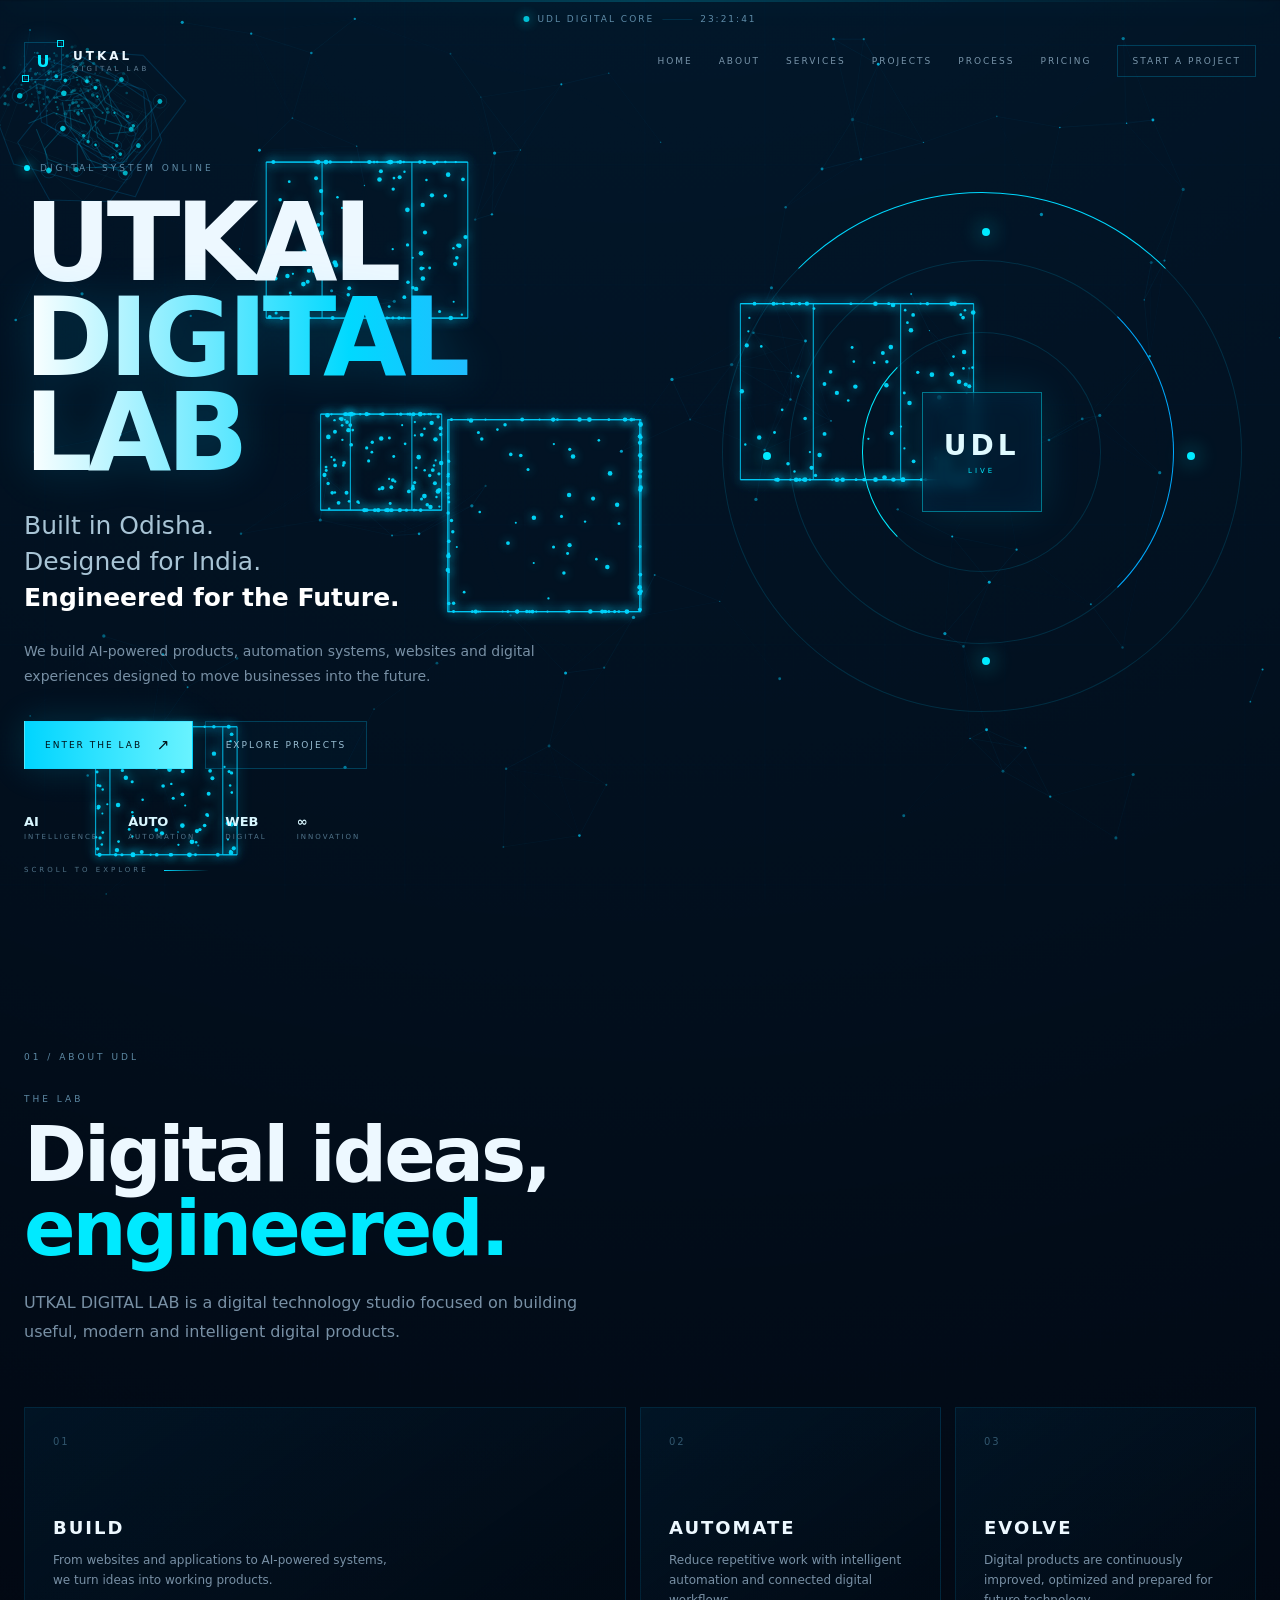
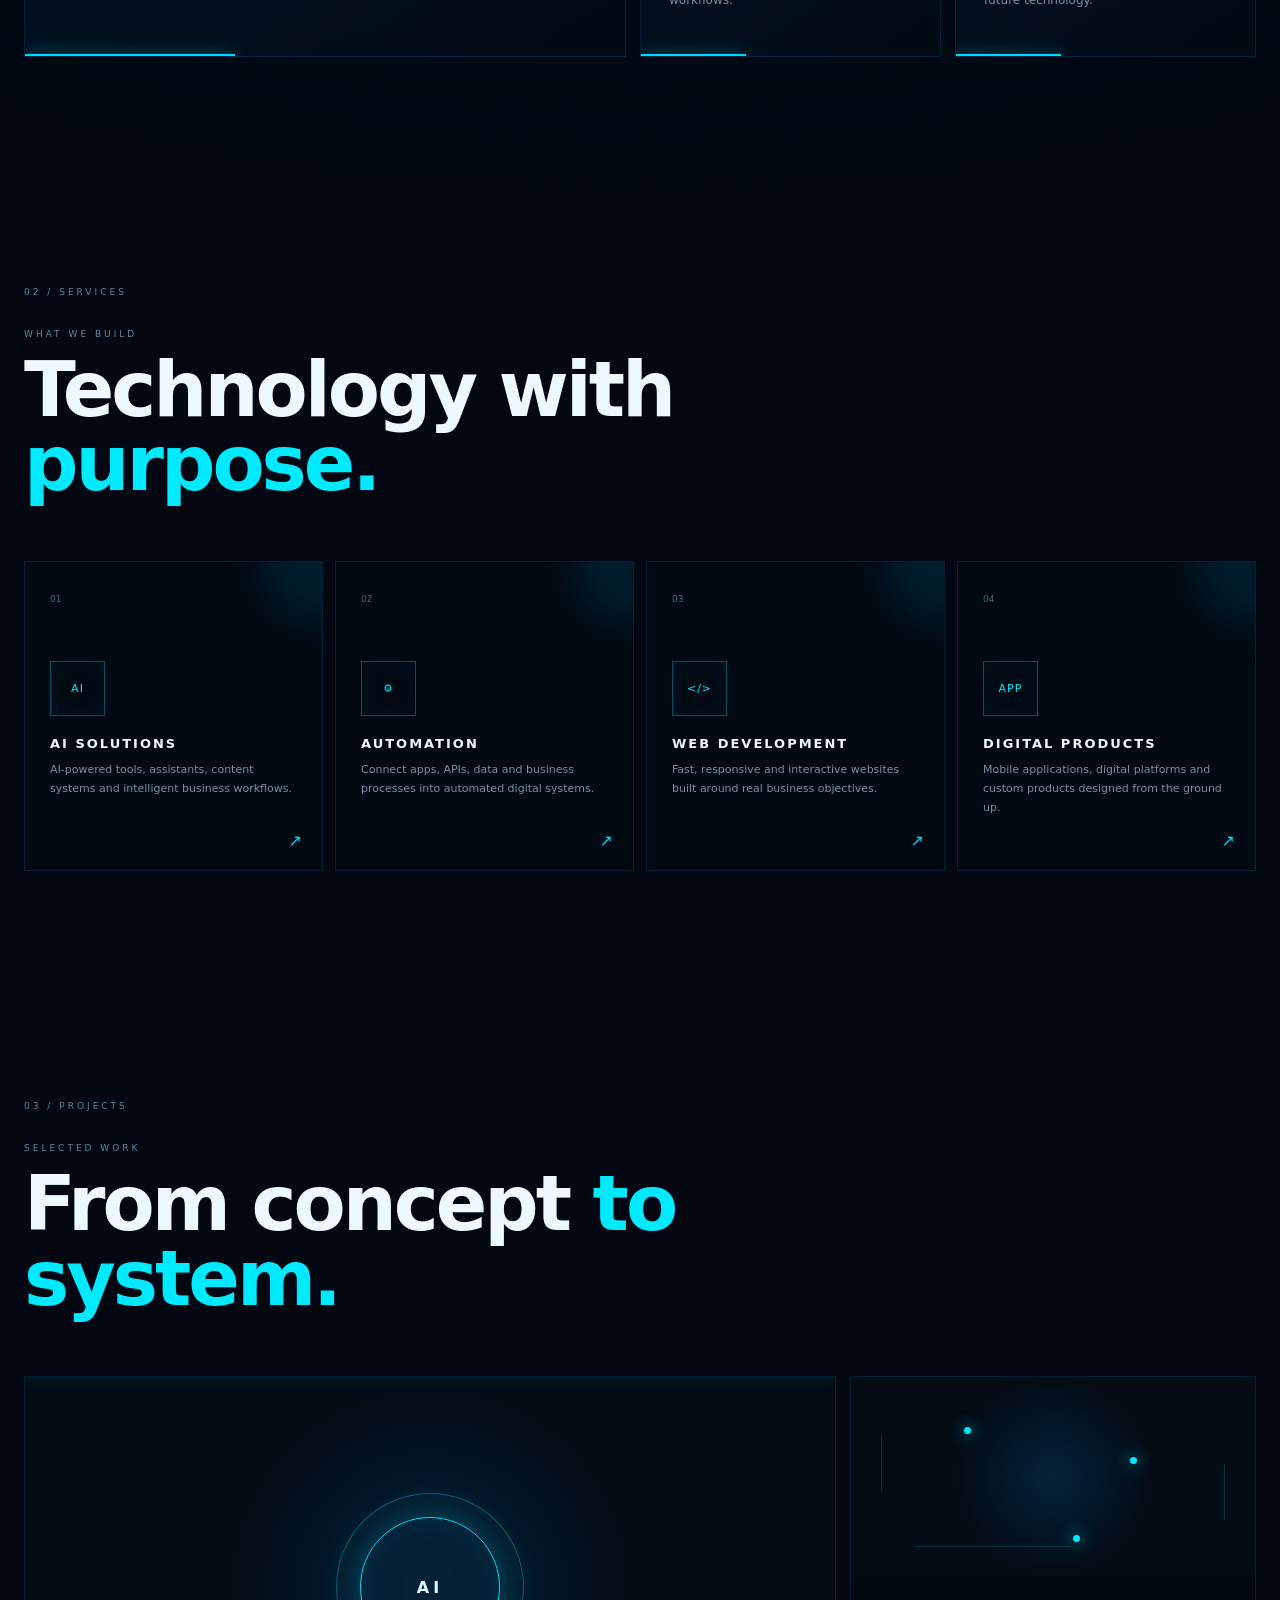
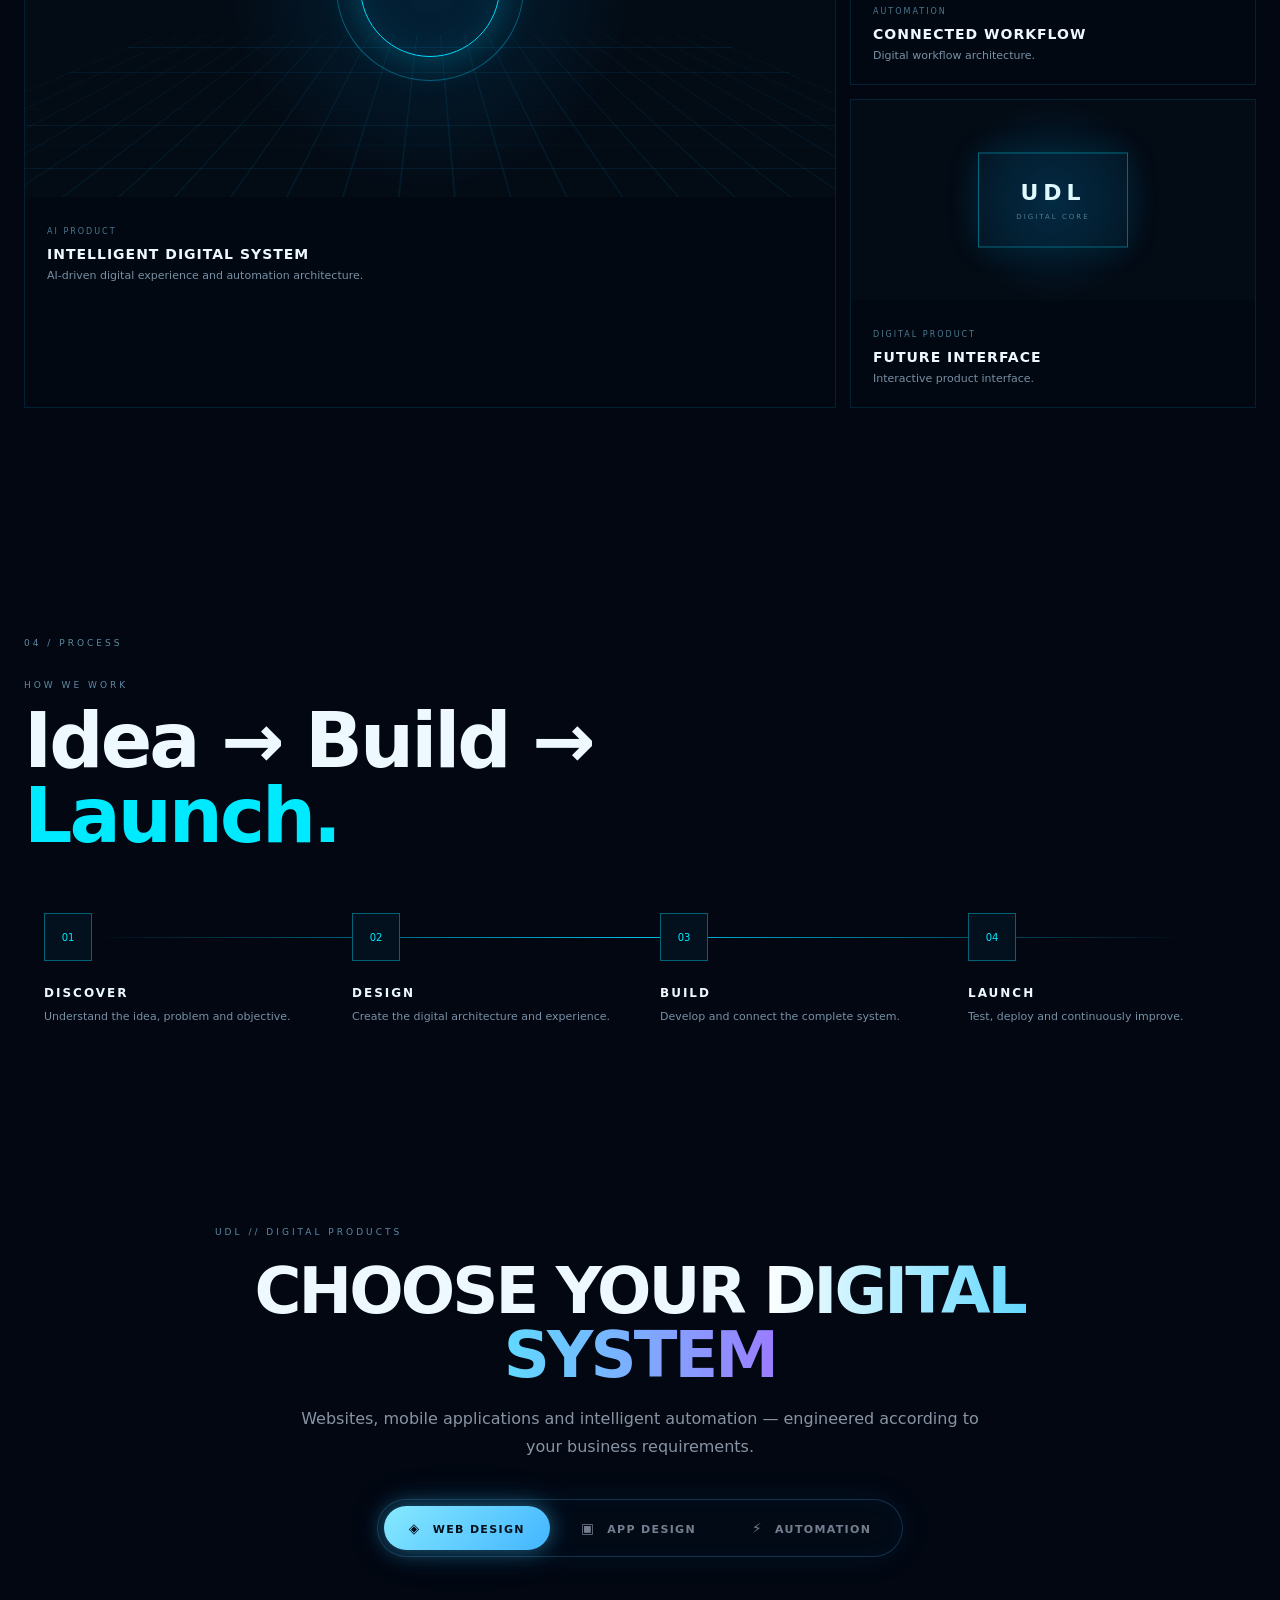
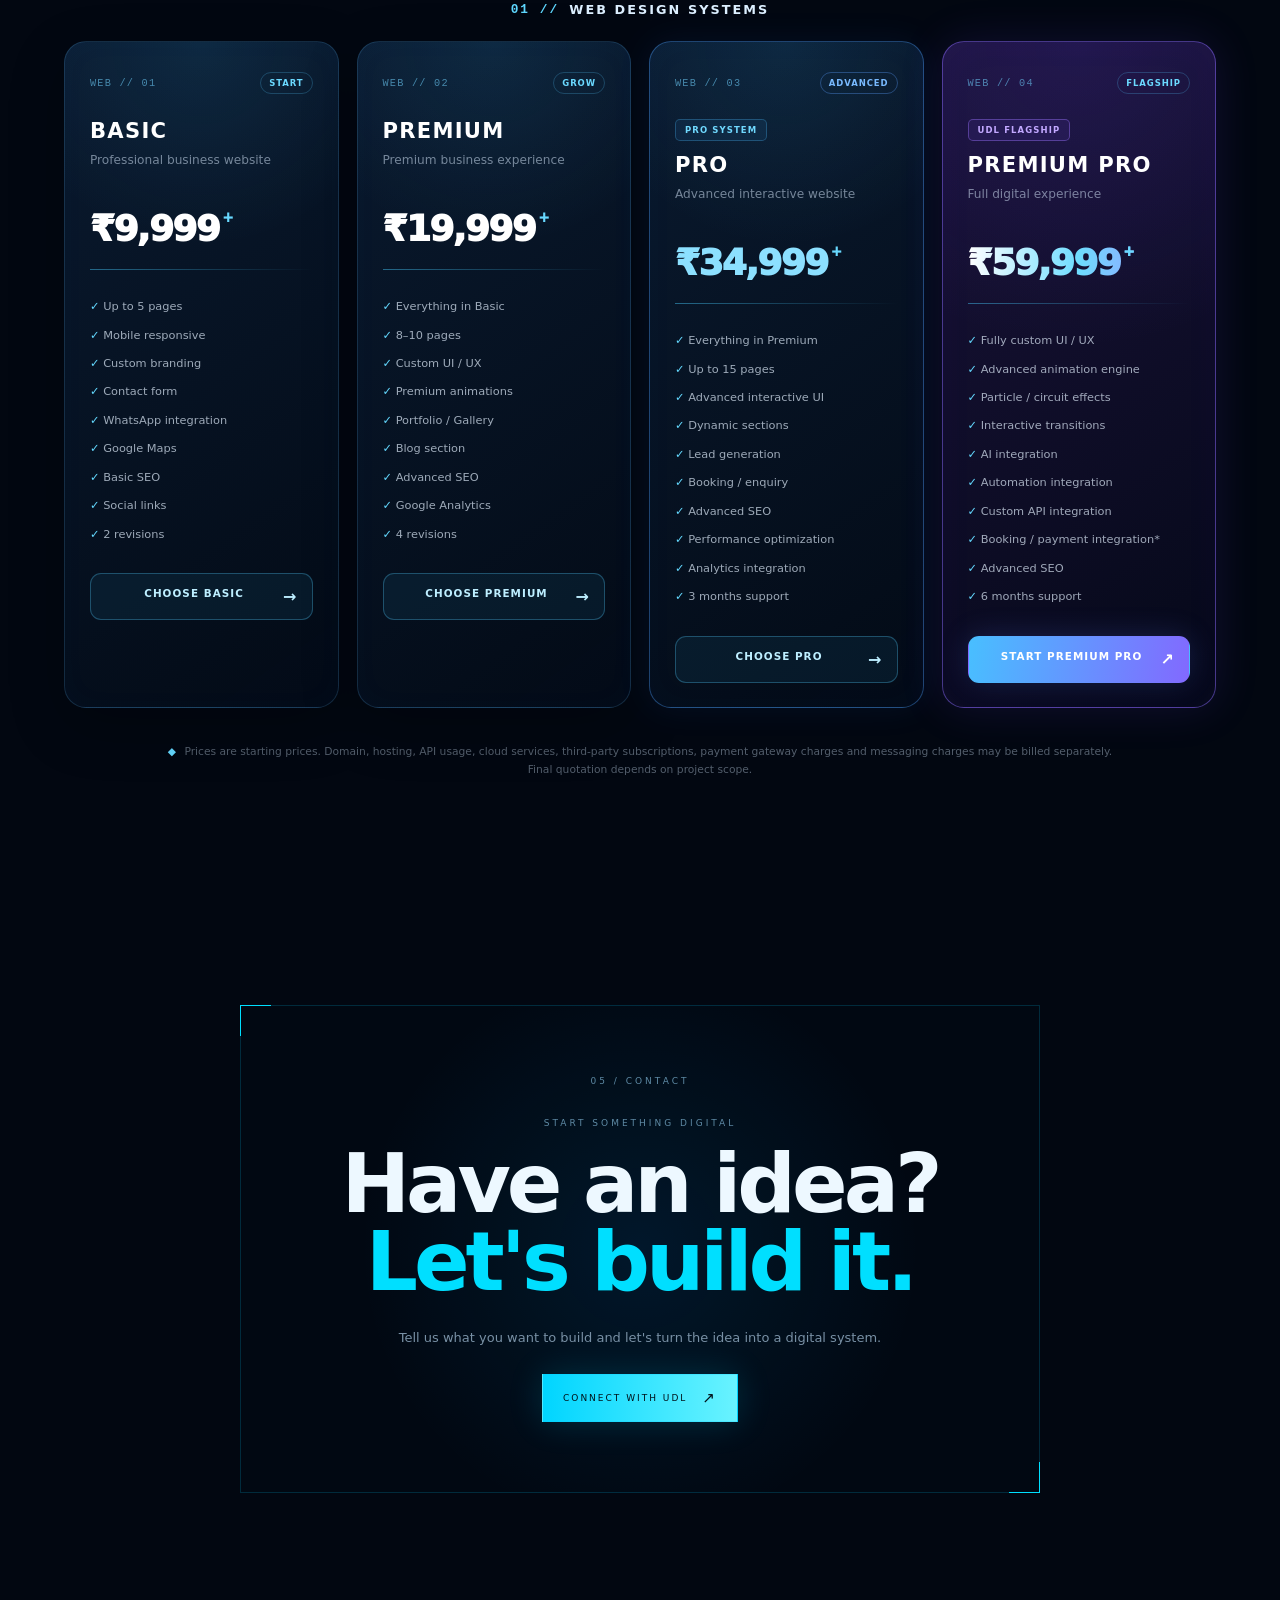
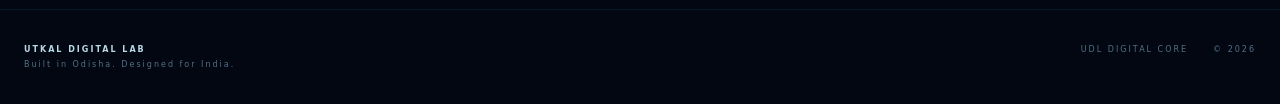
<file: index.html>
<!DOCTYPE html>
<html lang="en">
<head>
  <meta charset="UTF-8">
  <meta name="viewport" content="width=device-width,initial-scale=1,viewport-fit=cover">
  <meta name="theme-color" content="#020711">
  <meta name="description" content="UTKAL DIGITAL LAB — AI, Automation, Digital Products and Future Technology.">
  <title>UTKAL DIGITAL LAB — Digital Experience</title>

  <link rel="stylesheet" href="assets/css/main.css">
</head>

<body>

  <!-- LIVE DIGITAL BACKGROUND -->
  <canvas id="digitalCanvas"></canvas>

  <div class="grid-overlay"></div>
  <div class="scanline"></div>
  <div class="noise"></div>

  <!-- TRANSITION SYSTEM -->
  <div id="transitionLayer">
    <div class="transition-grid"></div>
    <div class="transition-flash"></div>
    <div class="transition-particles"></div>
  </div>

  <!-- TOP STATUS -->
  <div class="system-status">
    <span class="status-dot"></span>
    <span>UDL DIGITAL CORE</span>
    <span class="status-line"></span>
    <span id="systemTime">00:00:00</span>
  </div>

  <!-- NAVIGATION -->
  <header class="nav">

    <a href="#home" class="brand nav-link">
      <div class="brand-mark">
        <span>U</span>
      </div>

      <div>
        <strong>UTKAL</strong>
        <small>DIGITAL LAB</small>
      </div>
    </a>

    <button class="menu-button" id="menuButton" aria-label="Open menu">
      <span></span>
      <span></span>
      <span></span>
    </button>

    <nav id="mainNav">
      <a href="#home" class="nav-link active">HOME</a>
      <a href="#about" class="nav-link">ABOUT</a>
      <a href="#services" class="nav-link">SERVICES</a>
      <a href="#projects" class="nav-link">PROJECTS</a>
      <a href="#process" class="nav-link">PROCESS</a>
        <a href="#pricing" class="nav-link">PRICING</a>
      <a href="#contact" class="nav-link nav-cta">START A PROJECT</a>
    </nav>

  </header>

  <main>

    <!-- ================= HERO ================= -->

    <section id="home" class="section hero">

      <div class="hero-content">

        <div class="eyebrow">
          <span class="pulse-dot"></span>
          DIGITAL SYSTEM ONLINE
        </div>

        <h1>
          <span>UTKAL</span>
          <span class="gradient-text">DIGITAL LAB</span>
        </h1>

        <p class="hero-tagline">
          Built in Odisha.<br>
          Designed for India.<br>
          <strong>Engineered for the Future.</strong>
        </p>

        <p class="hero-description">
          We build AI-powered products, automation systems,
          websites and digital experiences designed to move
          businesses into the future.
        </p>

        <div class="hero-actions">

          <button class="primary-button interactive-action" data-target="#services">
            <span>ENTER THE LAB</span>
            <i>↗</i>
          </button>

          <button class="ghost-button interactive-action" data-target="#projects">
            EXPLORE PROJECTS
          </button>

        </div>

        <div class="hero-meta">
          <div>
            <b>AI</b>
            <span>INTELLIGENCE</span>
          </div>

          <div>
            <b>AUTO</b>
            <span>AUTOMATION</span>
          </div>

          <div>
            <b>WEB</b>
            <span>DIGITAL</span>
          </div>

          <div>
            <b>∞</b>
            <span>INNOVATION</span>
          </div>
        </div>

      </div>

      <!-- DIGITAL CORE -->
      <div class="digital-core">

        <div class="core-ring ring-1"></div>
        <div class="core-ring ring-2"></div>
        <div class="core-ring ring-3"></div>

        <div class="core-center">
          <div class="core-logo">UDL</div>
          <div class="core-status">LIVE</div>
        </div>

        <div class="orbit-node node-a"></div>
        <div class="orbit-node node-b"></div>
        <div class="orbit-node node-c"></div>
        <div class="orbit-node node-d"></div>

      </div>

      <div class="scroll-indicator">
        <span>SCROLL TO EXPLORE</span>
        <div></div>
      </div>

    </section>


    <!-- ================= ABOUT ================= -->

    <section id="about" class="section content-section">

      <div class="section-label">01 / ABOUT UDL</div>

      <div class="section-heading">
        <span class="mini-label">THE LAB</span>

        <h2>
          Digital ideas,
          <em>engineered.</em>
        </h2>

        <p>
          UTKAL DIGITAL LAB is a digital technology studio
          focused on building useful, modern and intelligent
          digital products.
        </p>
      </div>

      <div class="about-grid">

        <div class="glass-card large-card">
          <div class="card-number">01</div>
          <h3>BUILD</h3>
          <p>
            From websites and applications to AI-powered
            systems, we turn ideas into working products.
          </p>
          <div class="card-line"></div>
        </div>

        <div class="glass-card">
          <div class="card-number">02</div>
          <h3>AUTOMATE</h3>
          <p>
            Reduce repetitive work with intelligent
            automation and connected digital workflows.
          </p>
          <div class="card-line"></div>
        </div>

        <div class="glass-card">
          <div class="card-number">03</div>
          <h3>EVOLVE</h3>
          <p>
            Digital products are continuously improved,
            optimized and prepared for future technology.
          </p>
          <div class="card-line"></div>
        </div>

      </div>

    </section>


    <!-- ================= SERVICES ================= -->

    <section id="services" class="section content-section">

      <div class="section-label">02 / SERVICES</div>

      <div class="section-heading">
        <span class="mini-label">WHAT WE BUILD</span>

        <h2>
          Technology with
          <em>purpose.</em>
        </h2>
      </div>

      <div class="service-grid">

        <article class="service-card">
          <span class="service-index">01</span>
          <div class="service-icon">AI</div>
          <h3>AI SOLUTIONS</h3>
          <p>
            AI-powered tools, assistants, content systems
            and intelligent business workflows.
          </p>
          <span class="service-arrow">↗</span>
        </article>

        <article class="service-card">
          <span class="service-index">02</span>
          <div class="service-icon">⚙</div>
          <h3>AUTOMATION</h3>
          <p>
            Connect apps, APIs, data and business processes
            into automated digital systems.
          </p>
          <span class="service-arrow">↗</span>
        </article>

        <article class="service-card">
          <span class="service-index">03</span>
          <div class="service-icon">&lt;/&gt;</div>
          <h3>WEB DEVELOPMENT</h3>
          <p>
            Fast, responsive and interactive websites
            built around real business objectives.
          </p>
          <span class="service-arrow">↗</span>
        </article>

        <article class="service-card">
          <span class="service-index">04</span>
          <div class="service-icon">APP</div>
          <h3>DIGITAL PRODUCTS</h3>
          <p>
            Mobile applications, digital platforms and
            custom products designed from the ground up.
          </p>
          <span class="service-arrow">↗</span>
        </article>

      </div>

    </section>


    <!-- ================= PROJECTS ================= -->

    <section id="projects" class="section content-section">

      <div class="section-label">03 / PROJECTS</div>

      <div class="section-heading">
        <span class="mini-label">SELECTED WORK</span>

        <h2>
          From concept
          <em>to system.</em>
        </h2>
      </div>

      <div class="project-grid">

        <article class="project-card project-main">

          <div class="project-visual">
            <div class="project-grid-lines"></div>

            <div class="project-orb">
              <span>AI</span>
            </div>

            <div class="project-scan"></div>
          </div>

          <div class="project-info">
            <span>AI PRODUCT</span>
            <h3>INTELLIGENT DIGITAL SYSTEM</h3>
            <p>
              AI-driven digital experience and automation
              architecture.
            </p>
          </div>

        </article>


        <article class="project-card">

          <div class="project-visual visual-circuit">
            <div class="mini-circuit"></div>
            <div class="mini-circuit-node n1"></div>
            <div class="mini-circuit-node n2"></div>
            <div class="mini-circuit-node n3"></div>
          </div>

          <div class="project-info">
            <span>AUTOMATION</span>
            <h3>CONNECTED WORKFLOW</h3>
            <p>Digital workflow architecture.</p>
          </div>

        </article>


        <article class="project-card">

          <div class="project-visual visual-holo">
            <div class="holo-card">
              <b>UDL</b>
              <small>DIGITAL CORE</small>
            </div>
          </div>

          <div class="project-info">
            <span>DIGITAL PRODUCT</span>
            <h3>FUTURE INTERFACE</h3>
            <p>Interactive product interface.</p>
          </div>

        </article>

      </div>

    </section>


    <!-- ================= PROCESS ================= -->

    <section id="process" class="section content-section">

      <div class="section-label">04 / PROCESS</div>

      <div class="section-heading">
        <span class="mini-label">HOW WE WORK</span>

        <h2>
          Idea → Build →
          <em>Launch.</em>
        </h2>
      </div>

      <div class="process-track">

        <div class="process-step">
          <span>01</span>
          <div>
            <b>DISCOVER</b>
            <p>Understand the idea, problem and objective.</p>
          </div>
        </div>

        <div class="process-step">
          <span>02</span>
          <div>
            <b>DESIGN</b>
            <p>Create the digital architecture and experience.</p>
          </div>
        </div>

        <div class="process-step">
          <span>03</span>
          <div>
            <b>BUILD</b>
            <p>Develop and connect the complete system.</p>
          </div>
        </div>

        <div class="process-step">
          <span>04</span>
          <div>
            <b>LAUNCH</b>
            <p>Test, deploy and continuously improve.</p>
          </div>
        </div>

      </div>

    </section>


    
<!-- ================= PRICING ================= -->
<section id="pricing" class="pricing-section section">

  <div class="section-head pricing-head">
    <div class="eyebrow">UDL // DIGITAL PRODUCTS</div>
    <h2>CHOOSE YOUR <span>DIGITAL SYSTEM</span></h2>
    <p>
      Websites, mobile applications and intelligent automation —
      engineered according to your business requirements.
    </p>
  </div>

  <div class="pricing-switch" role="tablist">

    <button class="pricing-tab active" data-pricing="web">
      <span>◈</span> WEB DESIGN
    </button>

    <button class="pricing-tab" data-pricing="app">
      <span>▣</span> APP DESIGN
    </button>

    <button class="pricing-tab" data-pricing="automation">
      <span>⚡</span> AUTOMATION
    </button>

  </div>


  <!-- ================= WEB DESIGN ================= -->

  <div class="pricing-panel active" id="pricing-web">

    <div class="pricing-category-title">
      <span>01 //</span>
      WEB DESIGN SYSTEMS
    </div>

    <div class="pricing-grid">

      <article class="price-card">
        <div class="price-top">
          <span class="price-code">WEB // 01</span>
          <span class="price-status">START</span>
        </div>

        <h3>BASIC</h3>
        <p class="price-desc">Professional business website</p>

        <div class="price">₹9,999<small>+</small></div>

        <div class="price-line"></div>

        <ul class="price-features">
          <li>✓ Up to 5 pages</li>
          <li>✓ Mobile responsive</li>
          <li>✓ Custom branding</li>
          <li>✓ Contact form</li>
          <li>✓ WhatsApp integration</li>
          <li>✓ Google Maps</li>
          <li>✓ Basic SEO</li>
          <li>✓ Social links</li>
          <li>✓ 2 revisions</li>
        </ul>

        <button class="price-cta" data-package="Web Design Basic">
          CHOOSE BASIC <span>→</span>
        </button>
      </article>


      <article class="price-card">
        <div class="price-top">
          <span class="price-code">WEB // 02</span>
          <span class="price-status">GROW</span>
        </div>

        <h3>PREMIUM</h3>
        <p class="price-desc">Premium business experience</p>

        <div class="price">₹19,999<small>+</small></div>

        <div class="price-line"></div>

        <ul class="price-features">
          <li>✓ Everything in Basic</li>
          <li>✓ 8–10 pages</li>
          <li>✓ Custom UI / UX</li>
          <li>✓ Premium animations</li>
          <li>✓ Portfolio / Gallery</li>
          <li>✓ Blog section</li>
          <li>✓ Advanced SEO</li>
          <li>✓ Google Analytics</li>
          <li>✓ 4 revisions</li>
        </ul>

        <button class="price-cta" data-package="Web Design Premium">
          CHOOSE PREMIUM <span>→</span>
        </button>
      </article>


      <article class="price-card price-pro">

        <div class="price-top">
          <span class="price-code">WEB // 03</span>
          <span class="price-status">ADVANCED</span>
        </div>

        <div class="price-badge">PRO SYSTEM</div>

        <h3>PRO</h3>
        <p class="price-desc">Advanced interactive website</p>

        <div class="price">₹34,999<small>+</small></div>

        <div class="price-line"></div>

        <ul class="price-features">
          <li>✓ Everything in Premium</li>
          <li>✓ Up to 15 pages</li>
          <li>✓ Advanced interactive UI</li>
          <li>✓ Dynamic sections</li>
          <li>✓ Lead generation</li>
          <li>✓ Booking / enquiry</li>
          <li>✓ Advanced SEO</li>
          <li>✓ Performance optimization</li>
          <li>✓ Analytics integration</li>
          <li>✓ 3 months support</li>
        </ul>

        <button class="price-cta" data-package="Web Design Pro">
          CHOOSE PRO <span>→</span>
        </button>
      </article>


      <article class="price-card price-ultra">

        <div class="price-top">
          <span class="price-code">WEB // 04</span>
          <span class="price-status">FLAGSHIP</span>
        </div>

        <div class="price-badge ultra">UDL FLAGSHIP</div>

        <h3>PREMIUM PRO</h3>
        <p class="price-desc">Full digital experience</p>

        <div class="price">₹59,999<small>+</small></div>

        <div class="price-line"></div>

        <ul class="price-features">
          <li>✓ Fully custom UI / UX</li>
          <li>✓ Advanced animation engine</li>
          <li>✓ Particle / circuit effects</li>
          <li>✓ Interactive transitions</li>
          <li>✓ AI integration</li>
          <li>✓ Automation integration</li>
          <li>✓ Custom API integration</li>
          <li>✓ Booking / payment integration*</li>
          <li>✓ Advanced SEO</li>
          <li>✓ 6 months support</li>
        </ul>

        <button class="price-cta flagship" data-package="Web Design Premium Pro">
          START PREMIUM PRO <span>↗</span>
        </button>
      </article>

    </div>
  </div>


  <!-- ================= APP DESIGN ================= -->

  <div class="pricing-panel" id="pricing-app">

    <div class="pricing-category-title">
      <span>02 //</span>
      MOBILE APP SYSTEMS
    </div>

    <div class="pricing-grid">

      <article class="price-card">
        <div class="price-top">
          <span class="price-code">APP // 01</span>
          <span class="price-status">START</span>
        </div>

        <h3>BASIC</h3>
        <p class="price-desc">Professional Android application</p>

        <div class="price">₹29,999<small>+</small></div>

        <div class="price-line"></div>

        <ul class="price-features">
          <li>✓ Android application</li>
          <li>✓ Custom UI</li>
          <li>✓ 5–8 screens</li>
          <li>✓ Navigation system</li>
          <li>✓ Forms</li>
          <li>✓ Local data</li>
          <li>✓ APK build</li>
          <li>✓ Play Store assistance</li>
        </ul>

        <button class="price-cta" data-package="App Basic">
          CHOOSE BASIC <span>→</span>
        </button>
      </article>


      <article class="price-card">
        <div class="price-top">
          <span class="price-code">APP // 02</span>
          <span class="price-status">CONNECTED</span>
        </div>

        <h3>PREMIUM</h3>
        <p class="price-desc">Cloud connected application</p>

        <div class="price">₹59,999<small>+</small></div>

        <div class="price-line"></div>

        <ul class="price-features">
          <li>✓ Everything in Basic</li>
          <li>✓ 10–15 screens</li>
          <li>✓ Firebase / API</li>
          <li>✓ Login / Signup</li>
          <li>✓ Push notifications</li>
          <li>✓ Cloud database</li>
          <li>✓ Analytics</li>
          <li>✓ Play Store release support</li>
        </ul>

        <button class="price-cta" data-package="App Premium">
          CHOOSE PREMIUM <span>→</span>
        </button>
      </article>


      <article class="price-card price-pro">

        <div class="price-top">
          <span class="price-code">APP // 03</span>
          <span class="price-status">ADVANCED</span>
        </div>

        <div class="price-badge">PRO SYSTEM</div>

        <h3>PRO</h3>
        <p class="price-desc">Advanced production application</p>

        <div class="price">₹99,999<small>+</small></div>

        <div class="price-line"></div>

        <ul class="price-features">
          <li>✓ Advanced UI / UX</li>
          <li>✓ Backend / API</li>
          <li>✓ User accounts</li>
          <li>✓ Admin functionality</li>
          <li>✓ Notifications</li>
          <li>✓ Payment integration*</li>
          <li>✓ Analytics</li>
          <li>✓ Production build</li>
          <li>✓ Deployment support</li>
        </ul>

        <button class="price-cta" data-package="App Pro">
          CHOOSE PRO <span>→</span>
        </button>
      </article>


      <article class="price-card price-ultra">

        <div class="price-top">
          <span class="price-code">APP // 04</span>
          <span class="price-status">FLAGSHIP</span>
        </div>

        <div class="price-badge ultra">UDL FLAGSHIP</div>

        <h3>PREMIUM PRO</h3>
        <p class="price-desc">Complete custom digital platform</p>

        <div class="price">₹1,49,999<small>+</small></div>

        <div class="price-line"></div>

        <ul class="price-features">
          <li>✓ Complete custom application</li>
          <li>✓ Advanced backend / API</li>
          <li>✓ AI features</li>
          <li>✓ Automation</li>
          <li>✓ Advanced dashboard</li>
          <li>✓ Payment / subscription*</li>
          <li>✓ Multi-user architecture</li>
          <li>✓ Security architecture</li>
          <li>✓ Production deployment</li>
          <li>✓ Priority support</li>
        </ul>

        <button class="price-cta flagship" data-package="App Premium Pro">
          BUILD MY APP <span>↗</span>
        </button>
      </article>

    </div>
  </div>


  <!-- ================= AUTOMATION ================= -->

  <div class="pricing-panel" id="pricing-automation">

    <div class="pricing-category-title">
      <span>03 //</span>
      BUSINESS AUTOMATION SYSTEMS
    </div>

    <div class="pricing-grid">

      <article class="price-card">

        <div class="price-top">
          <span class="price-code">AUTO // 01</span>
          <span class="price-status">START</span>
        </div>

        <h3>BASIC</h3>
        <p class="price-desc">Simple workflow automation</p>

        <div class="price">₹9,999<small>+</small></div>

        <div class="price-line"></div>

        <ul class="price-features">
          <li>✓ 1 automation workflow</li>
          <li>✓ Form → notification</li>
          <li>✓ Email automation</li>
          <li>✓ Google Sheets integration</li>
          <li>✓ Basic webhook</li>
          <li>✓ Error monitoring</li>
          <li>✓ Setup & testing</li>
        </ul>

        <button class="price-cta" data-package="Automation Basic">
          AUTOMATE BASIC <span>→</span>
        </button>
      </article>


      <article class="price-card">

        <div class="price-top">
          <span class="price-code">AUTO // 02</span>
          <span class="price-status">GROW</span>
        </div>

        <h3>PREMIUM</h3>
        <p class="price-desc">Multi-step business automation</p>

        <div class="price">₹24,999<small>+</small></div>

        <div class="price-line"></div>

        <ul class="price-features">
          <li>✓ Everything in Basic</li>
          <li>✓ 3–5 workflows</li>
          <li>✓ Gmail automation</li>
          <li>✓ Google Sheets</li>
          <li>✓ Telegram / WhatsApp*</li>
          <li>✓ API connections</li>
          <li>✓ Scheduled automation</li>
          <li>✓ Logs & monitoring</li>
        </ul>

        <button class="price-cta" data-package="Automation Premium">
          CHOOSE PREMIUM <span>→</span>
        </button>
      </article>


      <article class="price-card price-pro">

        <div class="price-top">
          <span class="price-code">AUTO // 03</span>
          <span class="price-status">ADVANCED</span>
        </div>

        <div class="price-badge">PRO SYSTEM</div>

        <h3>PRO</h3>
        <p class="price-desc">Intelligent business workflow</p>

        <div class="price">₹49,999<small>+</small></div>

        <div class="price-line"></div>

        <ul class="price-features">
          <li>✓ 5–10 workflows</li>
          <li>✓ API integrations</li>
          <li>✓ CRM automation</li>
          <li>✓ Lead automation</li>
          <li>✓ Email sequences</li>
          <li>✓ AI processing</li>
          <li>✓ Database integration</li>
          <li>✓ Monitoring dashboard</li>
          <li>✓ 3 months support</li>
        </ul>

        <button class="price-cta" data-package="Automation Pro">
          BUILD PRO SYSTEM <span>→</span>
        </button>
      </article>


      <article class="price-card price-ultra">

        <div class="price-top">
          <span class="price-code">AUTO // 04</span>
          <span class="price-status">FLAGSHIP</span>
        </div>

        <div class="price-badge ultra">UDL INTELLIGENCE</div>

        <h3>PREMIUM PRO</h3>
        <p class="price-desc">AI-powered business automation</p>

        <div class="price">₹99,999<small>+</small></div>

        <div class="price-line"></div>

        <ul class="price-features">
          <li>✓ Complete automation architecture</li>
          <li>✓ AI agents / AI workflows</li>
          <li>✓ Multi-API integration</li>
          <li>✓ CRM + database</li>
          <li>✓ Lead generation automation</li>
          <li>✓ Content automation</li>
          <li>✓ Email / messaging automation*</li>
          <li>✓ Admin dashboard</li>
          <li>✓ Monitoring & alerts</li>
          <li>✓ Priority support</li>
        </ul>

        <button class="price-cta flagship" data-package="Automation Premium Pro">
          BUILD AI SYSTEM <span>↗</span>
        </button>
      </article>

    </div>
  </div>


  <div class="pricing-note">
    <span>◆</span>
    Prices are starting prices. Domain, hosting, API usage, cloud services,
    third-party subscriptions, payment gateway charges and messaging charges
    may be billed separately. Final quotation depends on project scope.
  </div>

</section>
<!-- ================= END PRICING ================= -->

<!-- ================= CONTACT ================= -->

    <section id="contact" class="section contact-section">

      <div class="contact-core">

        <div class="section-label">05 / CONTACT</div>

        <span class="mini-label">START SOMETHING DIGITAL</span>

        <h2>
          Have an idea?
          <br>
          <em>Let's build it.</em>
        </h2>

        <p>
          Tell us what you want to build and let's turn
          the idea into a digital system.
        </p>

        <a href="mailto:hello@utkaldigitallab.com"
           class="primary-button contact-button">
          <span>CONNECT WITH UDL</span>
          <i>↗</i>
        </a>

      </div>

    </section>

  </main>


  <footer>

    <div class="footer-brand">
      <strong>UTKAL DIGITAL LAB</strong>
      <span>Built in Odisha. Designed for India.</span>
    </div>

    <div class="footer-right">
      <span>UDL DIGITAL CORE</span>
      <span>© 2026</span>
    </div>

  </footer>


  <script src="assets/js/app.js"></script>

</body>
</html>
</file>
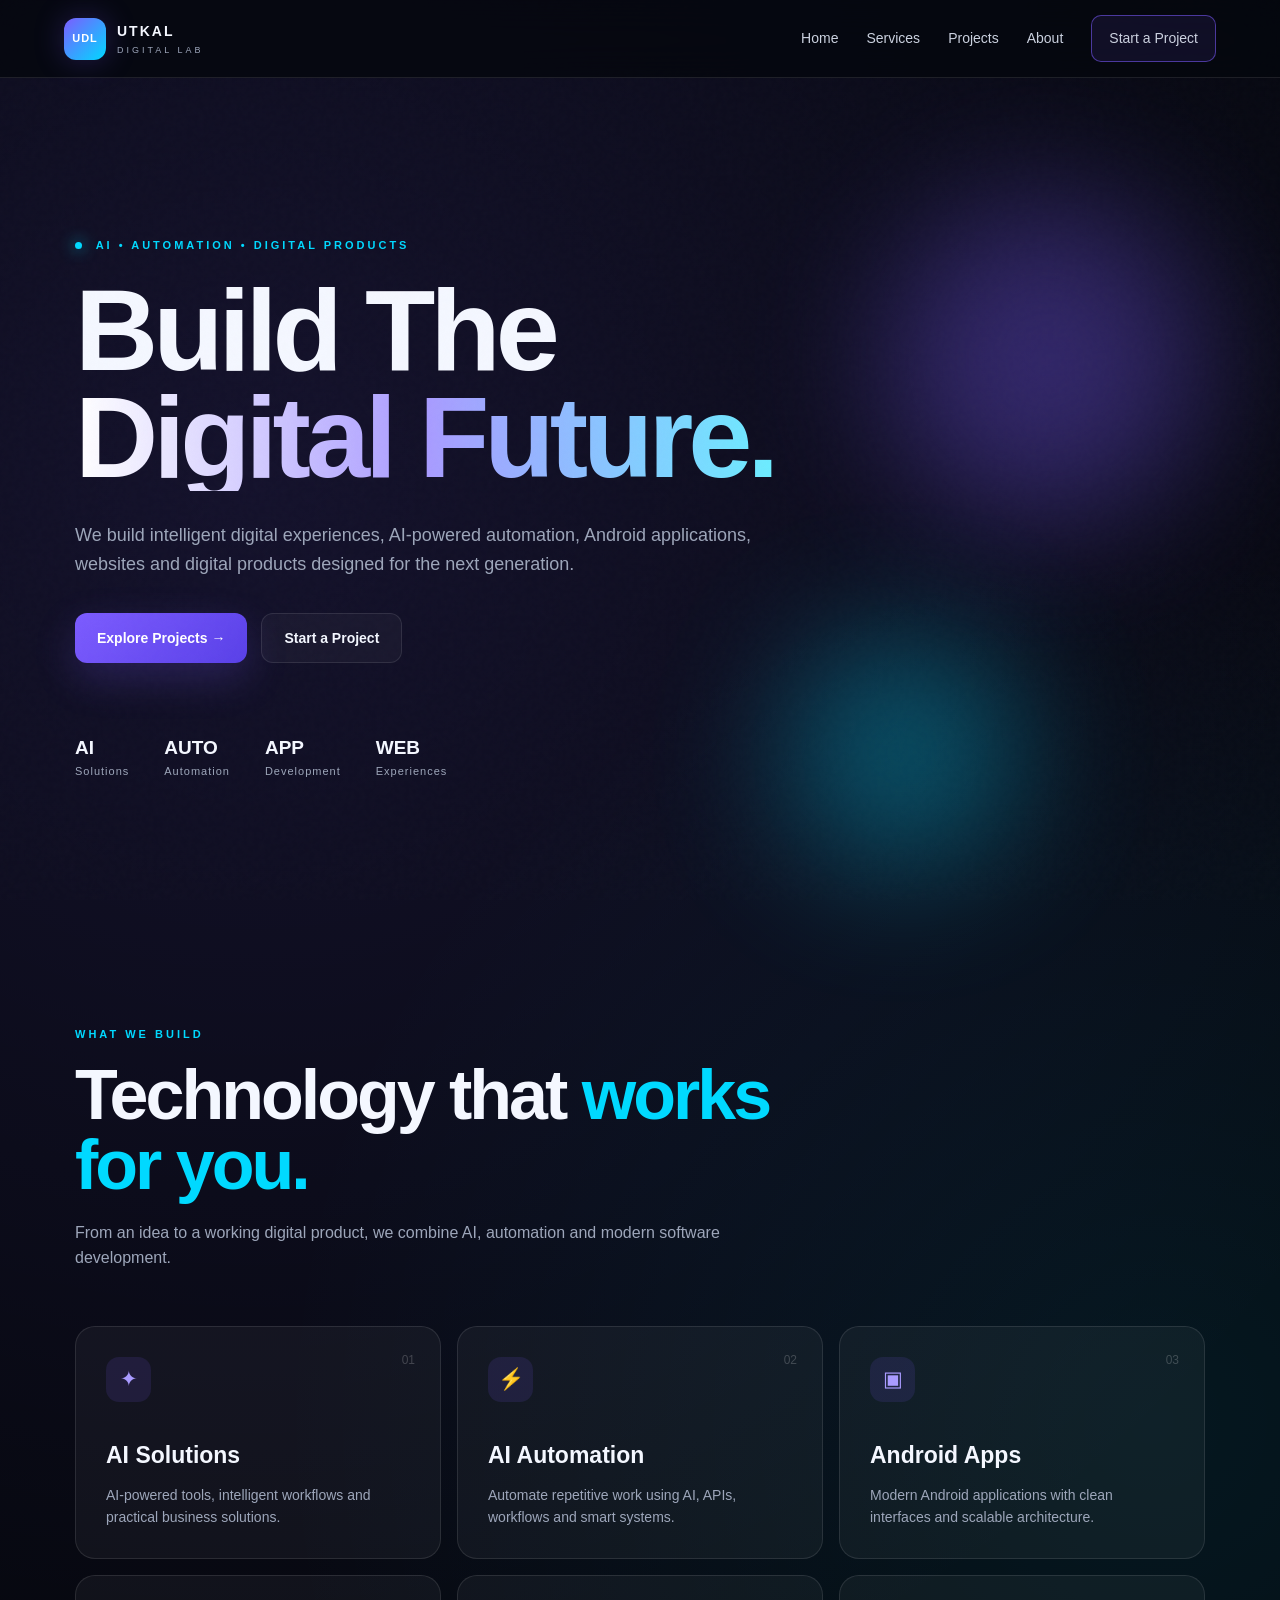
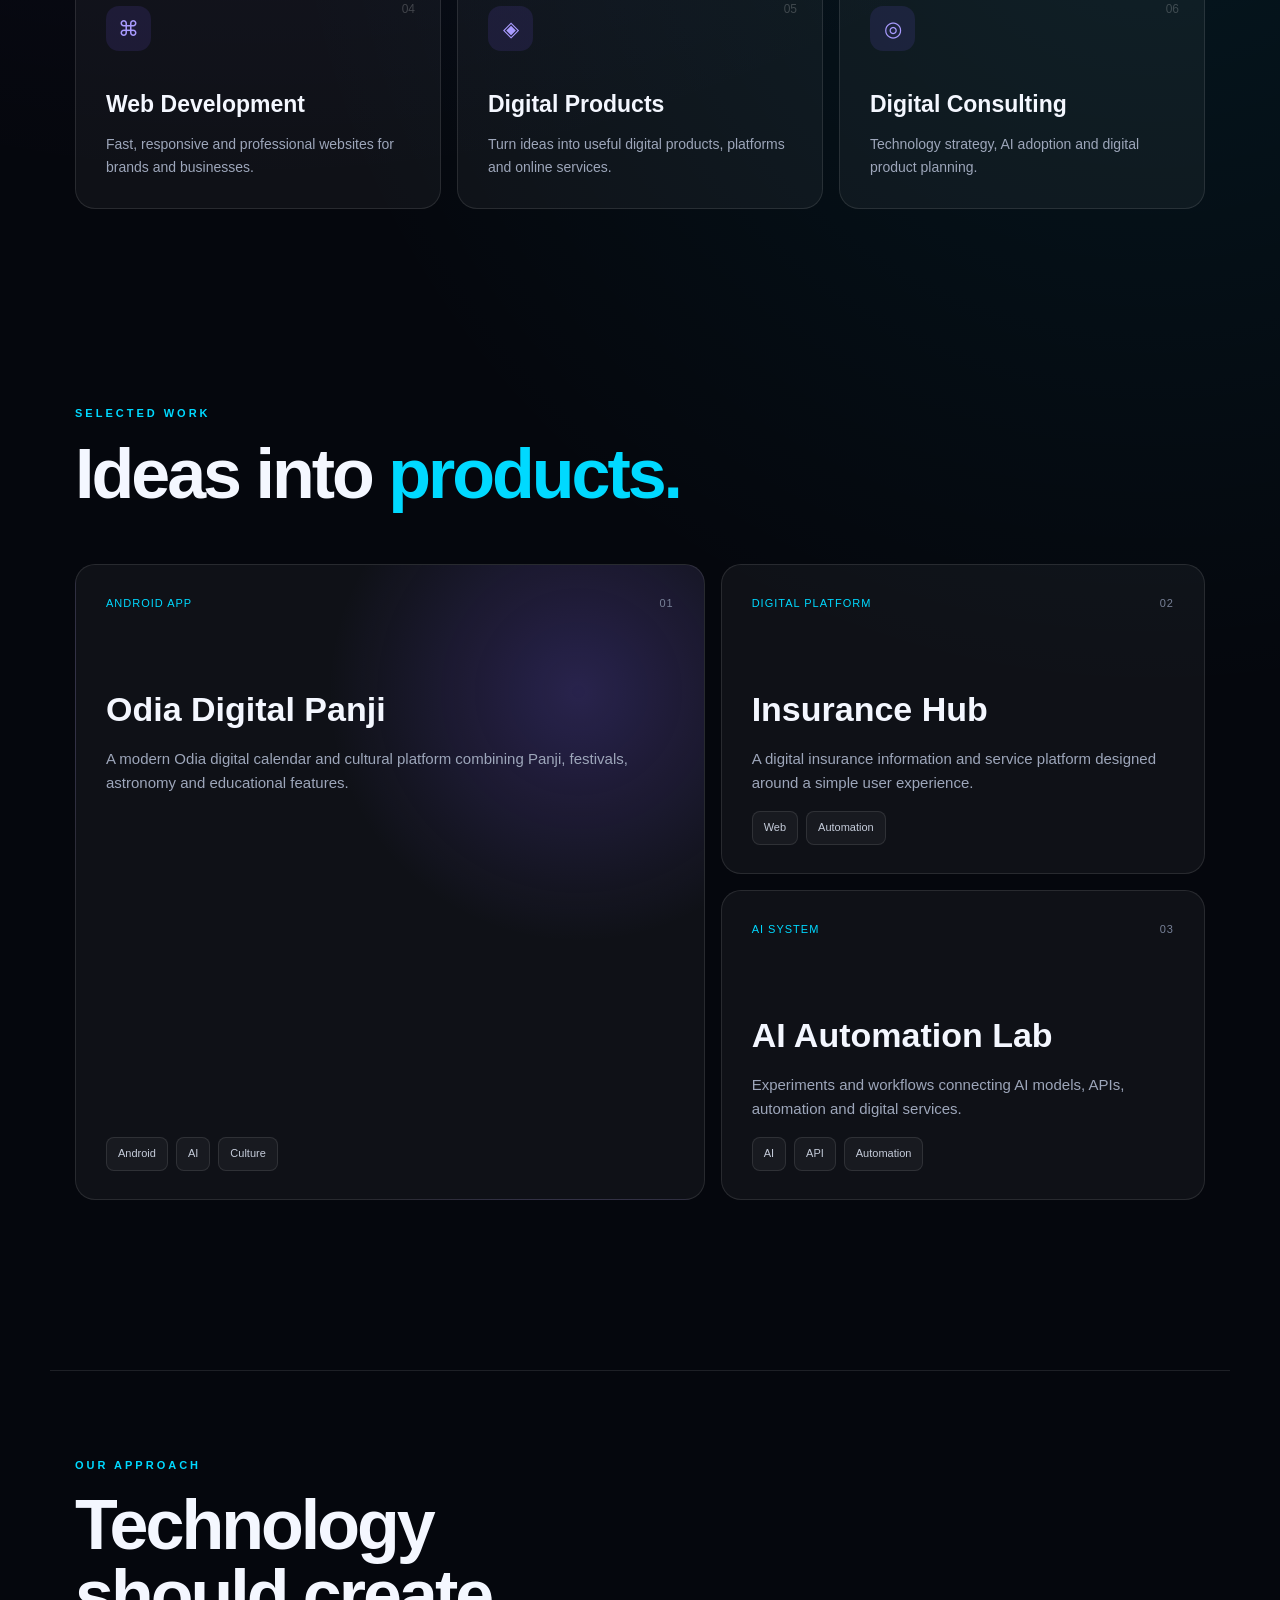
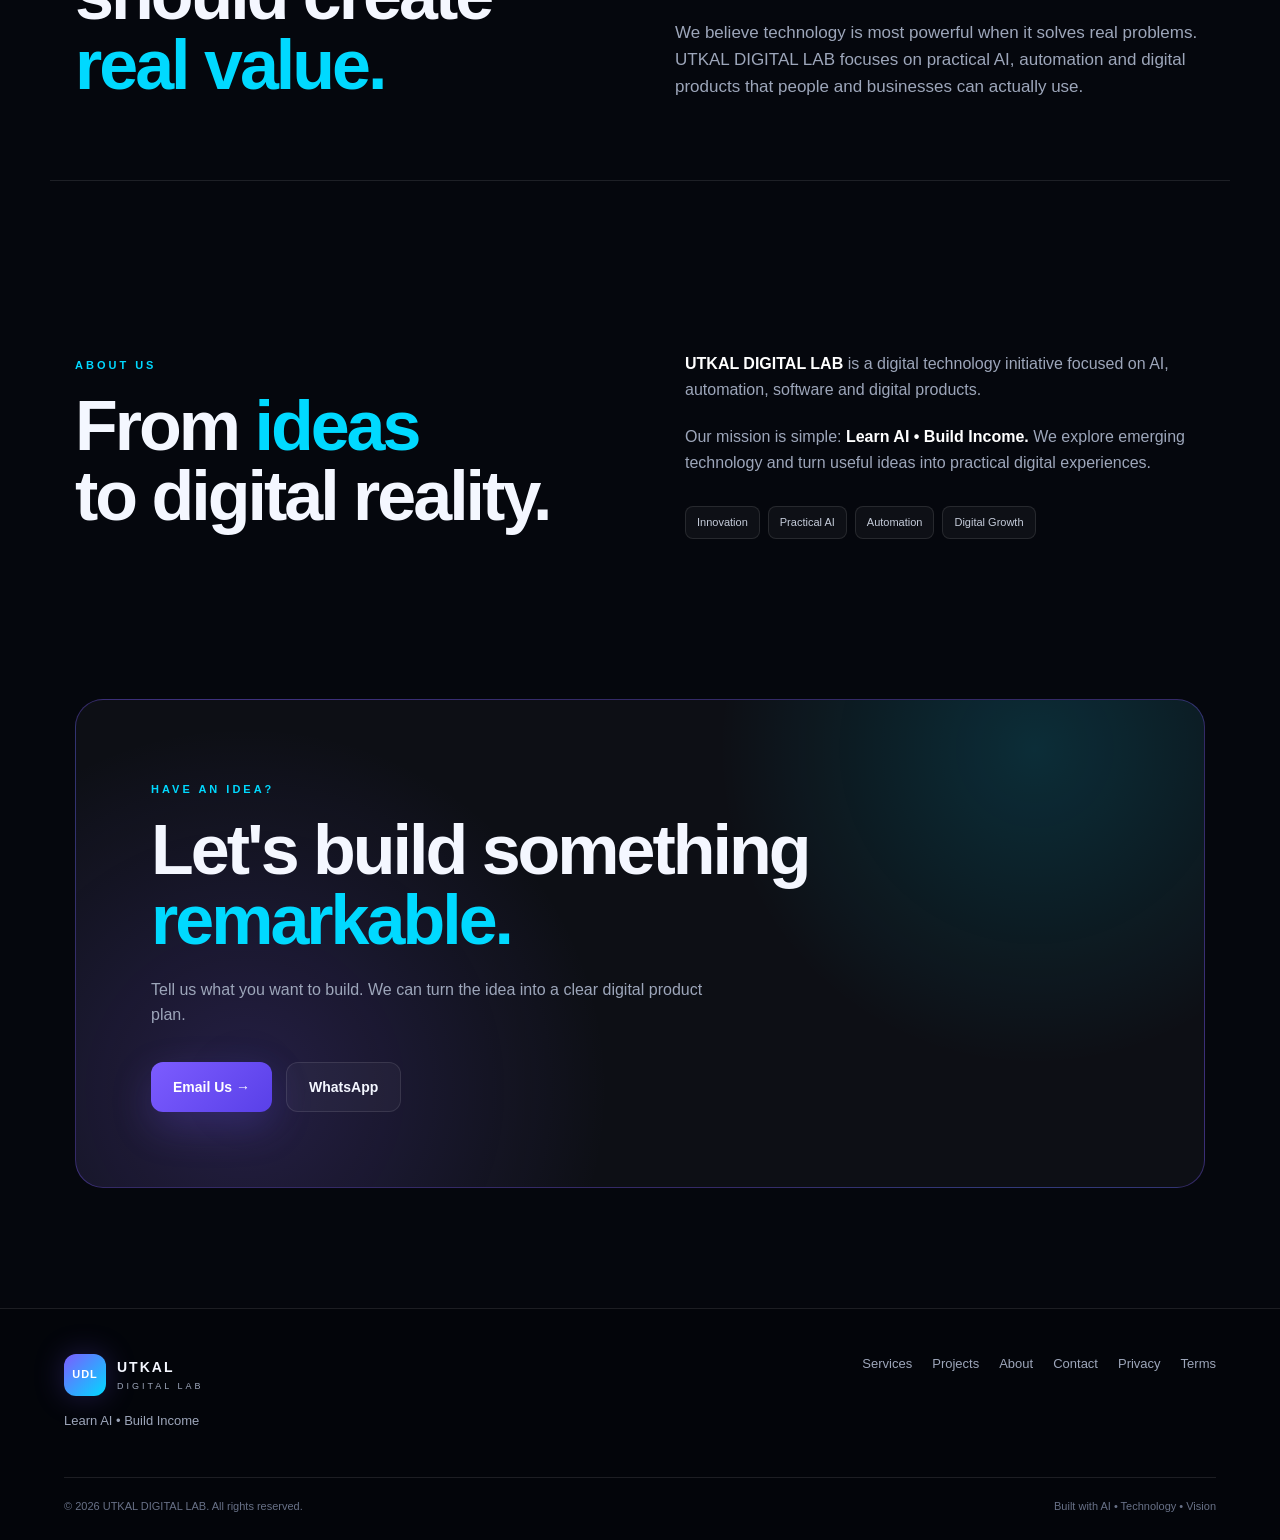
<file: udl-v2-backup/index.html>
<!DOCTYPE html>
<html lang="en">
<head>
<meta charset="UTF-8">
<meta name="viewport" content="width=device-width, initial-scale=1.0">

<title>UTKAL DIGITAL LAB | Learn AI • Build Income</title>

<meta name="description" content="UTKAL DIGITAL LAB builds AI solutions, automation systems, Android apps, websites and digital products. Learn AI. Build Income.">
<meta name="keywords" content="UTKAL DIGITAL LAB, AI, AI automation, Android apps, web development, digital products, Odisha">
<meta name="author" content="UTKAL DIGITAL LAB">

<meta name="theme-color" content="#05070d">

<meta property="og:title" content="UTKAL DIGITAL LAB">
<meta property="og:description" content="Learn AI • Build Income">
<meta property="og:type" content="website">
<meta property="og:url" content="https://utkal-digital-lab.github.io/">

<link rel="icon" href="assets/images/favicon.svg" type="image/svg+xml">
<link rel="stylesheet" href="assets/css/style.css">
</head>

<body>

<div class="noise"></div>

<header class="navbar">
  <a href="#home" class="brand">
    <span class="brand-mark">UDL</span>
    <span>
      <strong>UTKAL</strong>
      <small>DIGITAL LAB</small>
    </span>
  </a>

  <button class="menu-toggle" id="menuToggle" aria-label="Open menu">☰</button>

  <nav id="navMenu">
    <a href="#home">Home</a>
    <a href="#services">Services</a>
    <a href="#projects">Projects</a>
    <a href="#about">About</a>
    <a href="#contact" class="nav-cta">Start a Project</a>
  </nav>
</header>

<main>

<section class="hero" id="home">

  <div class="hero-orb orb-one"></div>
  <div class="hero-orb orb-two"></div>

  <div class="hero-content">

    <div class="eyebrow">
      <span class="live-dot"></span>
      AI • AUTOMATION • DIGITAL PRODUCTS
    </div>

    <h1>
      Build The
      <span>Digital Future.</span>
    </h1>

    <p class="hero-text">
      We build intelligent digital experiences, AI-powered automation,
      Android applications, websites and digital products designed for
      the next generation.
    </p>

    <div class="hero-buttons">
      <a href="#projects" class="btn btn-primary">Explore Projects →</a>
      <a href="#contact" class="btn btn-secondary">Start a Project</a>
    </div>

    <div class="hero-stats">
      <div>
        <strong>AI</strong>
        <span>Solutions</span>
      </div>
      <div>
        <strong>AUTO</strong>
        <span>Automation</span>
      </div>
      <div>
        <strong>APP</strong>
        <span>Development</span>
      </div>
      <div>
        <strong>WEB</strong>
        <span>Experiences</span>
      </div>
    </div>

  </div>

</section>


<section class="section" id="services">

  <div class="section-heading">
    <span>WHAT WE BUILD</span>
    <h2>Technology that <em>works for you.</em></h2>
    <p>
      From an idea to a working digital product, we combine AI,
      automation and modern software development.
    </p>
  </div>

  <div class="service-grid">

    <article class="service-card">
      <div class="service-icon">✦</div>
      <h3>AI Solutions</h3>
      <p>AI-powered tools, intelligent workflows and practical business solutions.</p>
      <span class="card-number">01</span>
    </article>

    <article class="service-card">
      <div class="service-icon">⚡</div>
      <h3>AI Automation</h3>
      <p>Automate repetitive work using AI, APIs, workflows and smart systems.</p>
      <span class="card-number">02</span>
    </article>

    <article class="service-card">
      <div class="service-icon">▣</div>
      <h3>Android Apps</h3>
      <p>Modern Android applications with clean interfaces and scalable architecture.</p>
      <span class="card-number">03</span>
    </article>

    <article class="service-card">
      <div class="service-icon">⌘</div>
      <h3>Web Development</h3>
      <p>Fast, responsive and professional websites for brands and businesses.</p>
      <span class="card-number">04</span>
    </article>

    <article class="service-card">
      <div class="service-icon">◈</div>
      <h3>Digital Products</h3>
      <p>Turn ideas into useful digital products, platforms and online services.</p>
      <span class="card-number">05</span>
    </article>

    <article class="service-card">
      <div class="service-icon">◎</div>
      <h3>Digital Consulting</h3>
      <p>Technology strategy, AI adoption and digital product planning.</p>
      <span class="card-number">06</span>
    </article>

  </div>

</section>


<section class="section projects-section" id="projects">

  <div class="section-heading">
    <span>SELECTED WORK</span>
    <h2>Ideas into <em>products.</em></h2>
  </div>

  <div class="project-grid">

    <article class="project-card featured">
      <div class="project-glow"></div>
      <div class="project-top">
        <span class="project-tag">ANDROID APP</span>
        <span>01</span>
      </div>
      <h3>Odia Digital Panji</h3>
      <p>
        A modern Odia digital calendar and cultural platform combining
        Panji, festivals, astronomy and educational features.
      </p>
      <div class="project-tech">
        <span>Android</span>
        <span>AI</span>
        <span>Culture</span>
      </div>
    </article>

    <article class="project-card">
      <div class="project-top">
        <span class="project-tag">DIGITAL PLATFORM</span>
        <span>02</span>
      </div>
      <h3>Insurance Hub</h3>
      <p>
        A digital insurance information and service platform designed
        around a simple user experience.
      </p>
      <div class="project-tech">
        <span>Web</span>
        <span>Automation</span>
      </div>
    </article>

    <article class="project-card">
      <div class="project-top">
        <span class="project-tag">AI SYSTEM</span>
        <span>03</span>
      </div>
      <h3>AI Automation Lab</h3>
      <p>
        Experiments and workflows connecting AI models, APIs,
        automation and digital services.
      </p>
      <div class="project-tech">
        <span>AI</span>
        <span>API</span>
        <span>Automation</span>
      </div>
    </article>

  </div>

</section>


<section class="manifesto">

  <div>
    <span>OUR APPROACH</span>
    <h2>Technology should create<br><em>real value.</em></h2>
  </div>

  <p>
    We believe technology is most powerful when it solves real problems.
    UTKAL DIGITAL LAB focuses on practical AI, automation and digital
    products that people and businesses can actually use.
  </p>

</section>


<section class="section about-section" id="about">

  <div class="about-grid">

    <div>
      <span class="section-label">ABOUT US</span>
      <h2>From <em>ideas</em><br>to digital reality.</h2>
    </div>

    <div class="about-copy">
      <p>
        <strong>UTKAL DIGITAL LAB</strong> is a digital technology initiative
        focused on AI, automation, software and digital products.
      </p>

      <p>
        Our mission is simple:
        <strong>Learn AI • Build Income.</strong>
        We explore emerging technology and turn useful ideas into
        practical digital experiences.
      </p>

      <div class="values">
        <span>Innovation</span>
        <span>Practical AI</span>
        <span>Automation</span>
        <span>Digital Growth</span>
      </div>
    </div>

  </div>

</section>


<section class="cta-section" id="contact">

  <div class="cta-box">

    <span>HAVE AN IDEA?</span>

    <h2>Let's build something<br><em>remarkable.</em></h2>

    <p>
      Tell us what you want to build. We can turn the idea into
      a clear digital product plan.
    </p>

    <div class="cta-buttons">
      <a class="btn btn-primary" href="mailto:hello@utkaldigitallab.com">
        Email Us →
      </a>

      <a class="btn btn-secondary" href="https://wa.me/" target="_blank" rel="noopener">
        WhatsApp
      </a>
    </div>

  </div>

</section>

</main>


<footer>

  <div class="footer-main">

    <div class="footer-brand">
      <div class="brand">
        <span class="brand-mark">UDL</span>
        <span>
          <strong>UTKAL</strong>
          <small>DIGITAL LAB</small>
        </span>
      </div>

      <p>Learn AI • Build Income</p>
    </div>

    <div class="footer-links">
      <a href="#services">Services</a>
      <a href="#projects">Projects</a>
      <a href="#about">About</a>
      <a href="#contact">Contact</a>
      <a href="pages/privacy.html">Privacy</a>
      <a href="pages/terms.html">Terms</a>
    </div>

  </div>

  <div class="footer-bottom">
    <span>© 2026 UTKAL DIGITAL LAB. All rights reserved.</span>
    <span>Built with AI • Technology • Vision</span>
  </div>

</footer>

<script src="assets/js/app.js"></script>
</body>
</html>
</file>
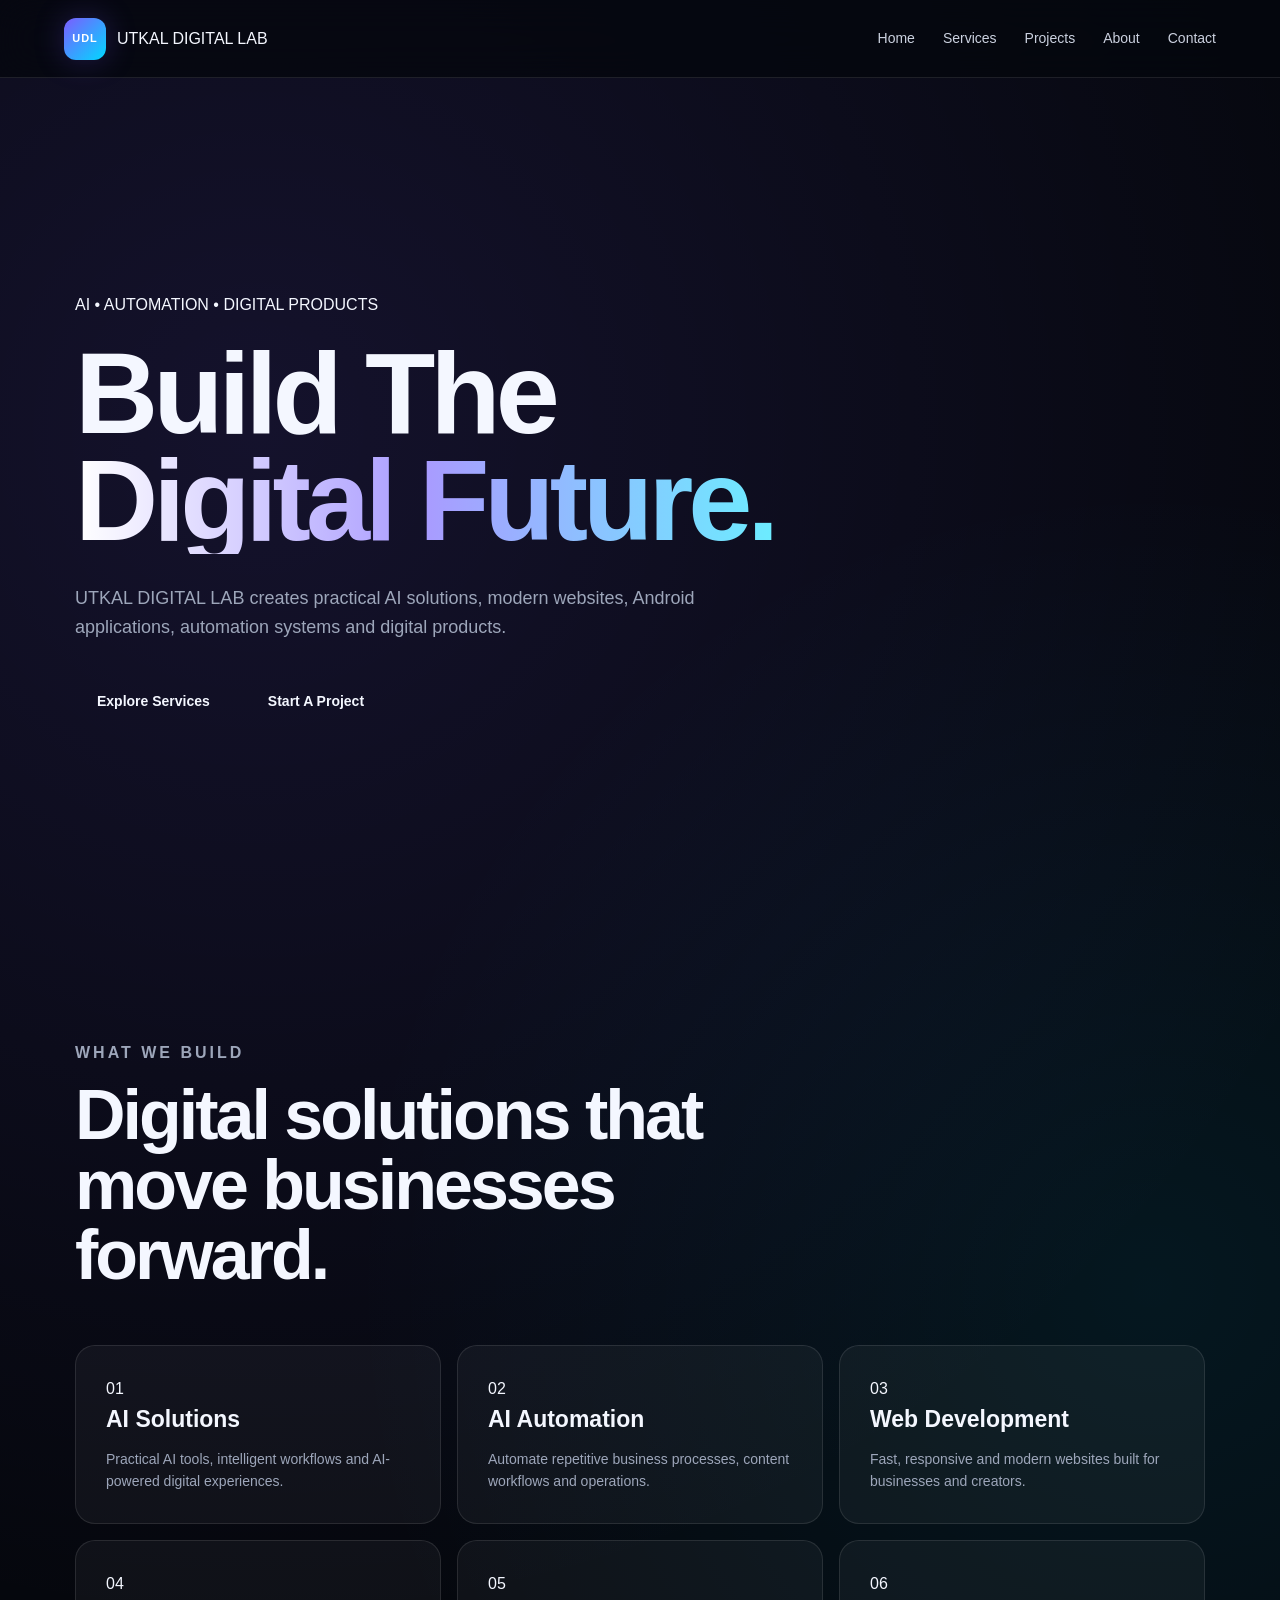
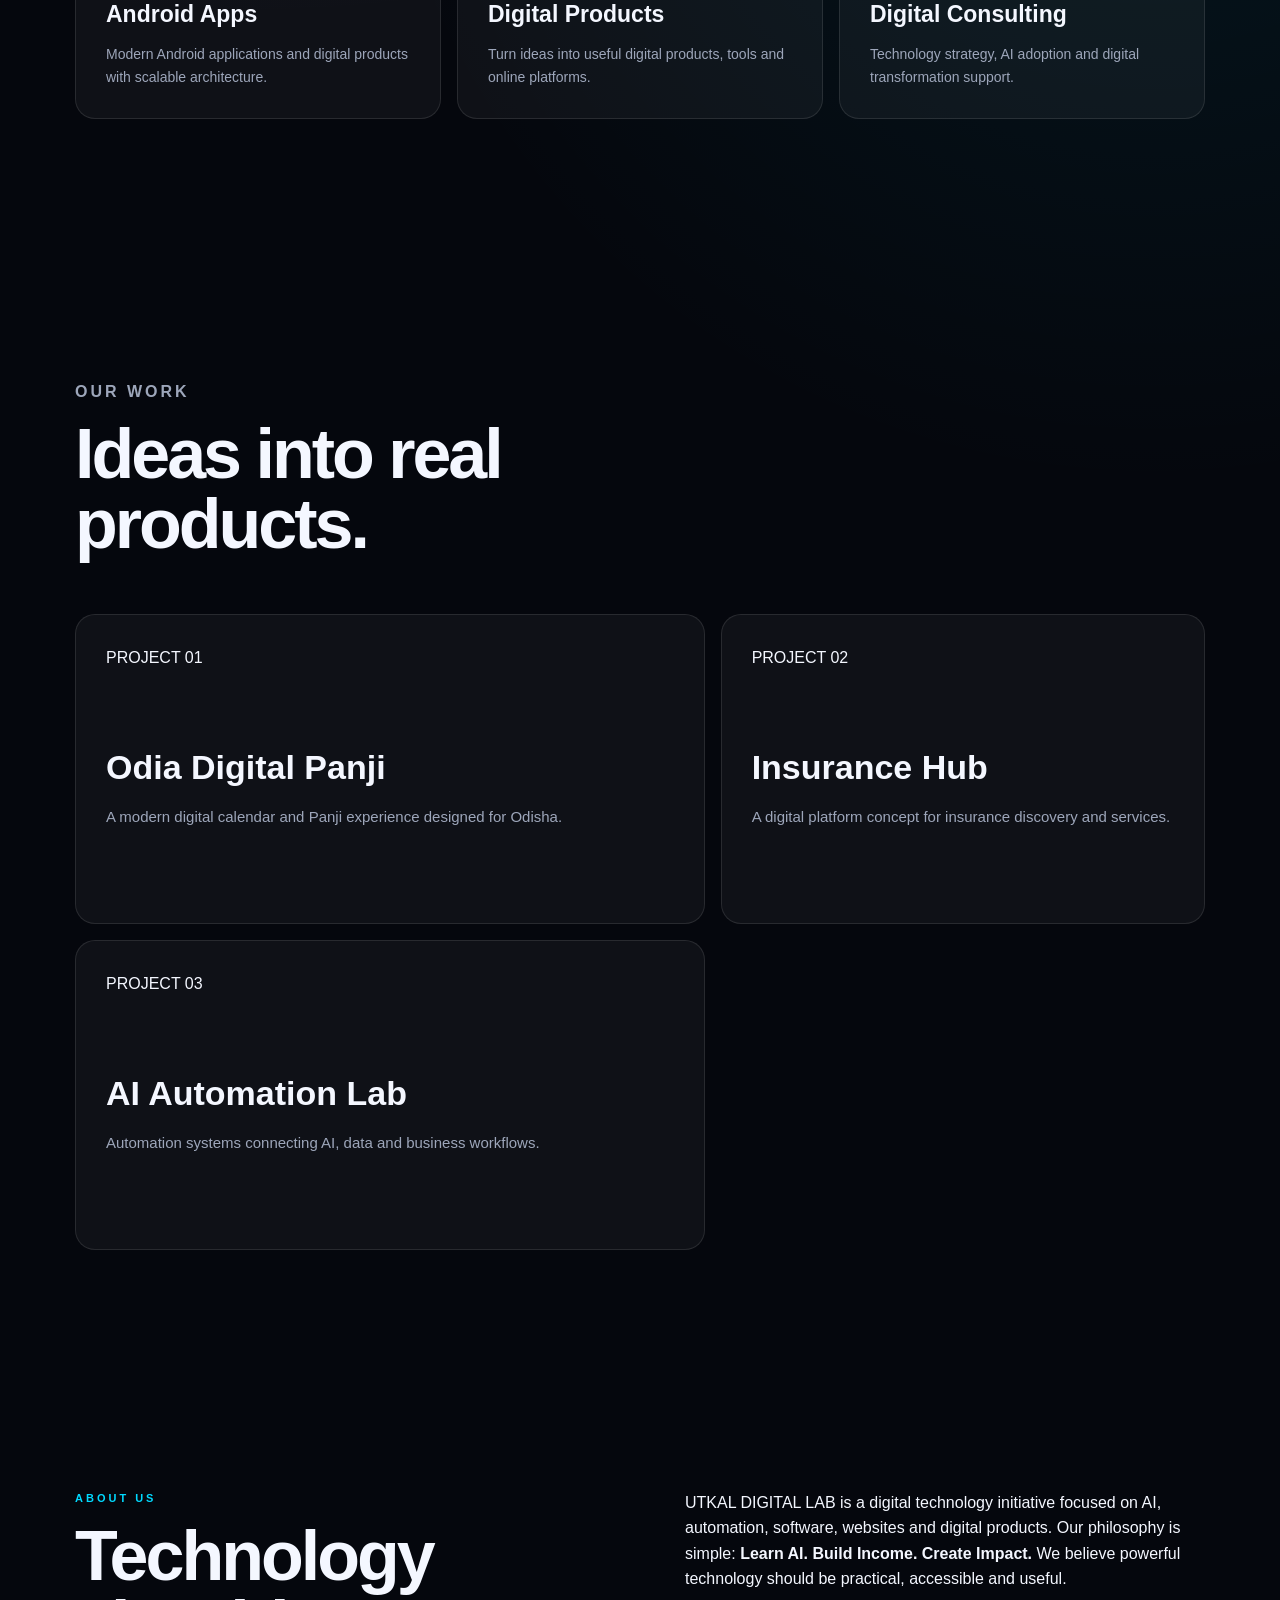
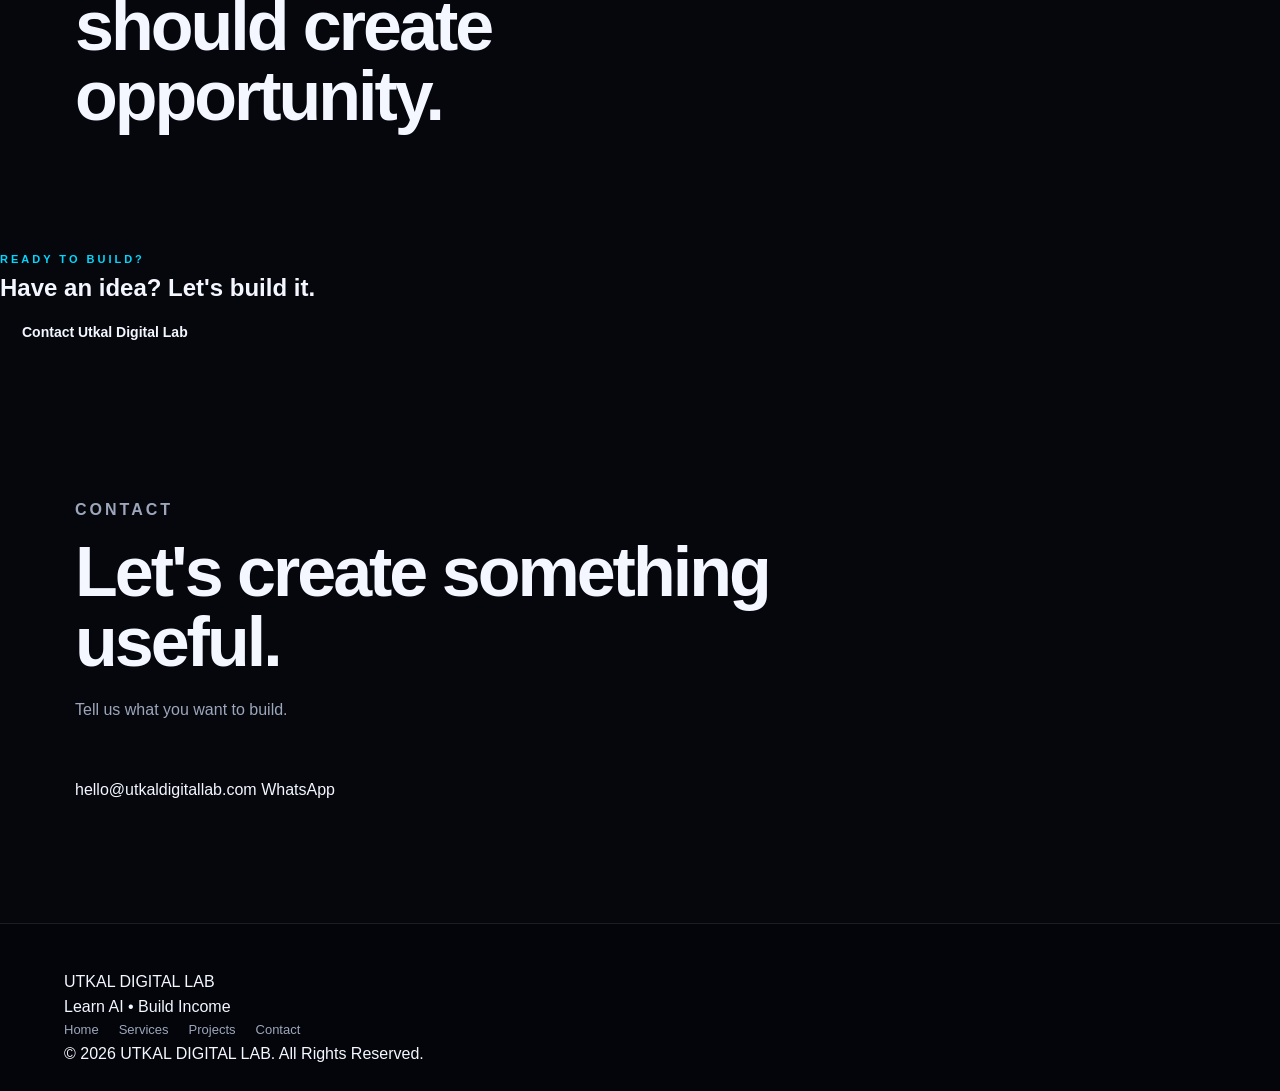
<file: index-v1-backup.html>
<!DOCTYPE html>
<html lang="en">
<head>

<meta charset="UTF-8">

<meta name="viewport"
content="width=device-width, initial-scale=1.0">

<meta name="theme-color" content="#050505">

<meta name="description"
content="UTKAL DIGITAL LAB — Learn AI • Build Income. AI solutions, automation, websites, apps and digital products.">

<meta name="keywords"
content="Utkal Digital Lab, AI, automation, web development, app development, Odisha, digital solutions">

<meta name="author"
content="UTKAL DIGITAL LAB">

<meta property="og:title"
content="UTKAL DIGITAL LAB">

<meta property="og:description"
content="Learn AI • Build Income">

<meta property="og:type"
content="website">

<title>
UTKAL DIGITAL LAB | Learn AI • Build Income
</title>

<link rel="stylesheet"
href="assets/css/style.css">

</head>

<body>

<!-- NAVIGATION -->

<header class="navbar">

<div class="brand">
<span class="brand-mark">UDL</span>
<span>UTKAL DIGITAL LAB</span>
</div>

<nav>

<a href="#home">Home</a>
<a href="#services">Services</a>
<a href="#projects">Projects</a>
<a href="#about">About</a>
<a href="#contact">Contact</a>

</nav>

</header>


<!-- HERO -->

<main>

<section id="home" class="hero">

<div class="hero-content">

<div class="badge">
AI • AUTOMATION • DIGITAL PRODUCTS
</div>

<h1>
Build The
<span>Digital Future.</span>
</h1>

<p class="hero-text">
UTKAL DIGITAL LAB creates practical AI solutions,
modern websites, Android applications,
automation systems and digital products.
</p>

<div class="hero-buttons">

<a class="btn primary"
href="#services">
Explore Services
</a>

<a class="btn secondary"
href="#contact">
Start A Project
</a>

</div>

</div>

<div class="hero-orb">

<div class="orb"></div>

</div>

</section>


<!-- SERVICES -->

<section id="services" class="section">

<div class="section-heading">

<p class="eyebrow">
WHAT WE BUILD
</p>

<h2>
Digital solutions
that move businesses forward.
</h2>

</div>


<div class="service-grid">

<article class="service-card">

<span>01</span>

<h3>AI Solutions</h3>

<p>
Practical AI tools, intelligent workflows
and AI-powered digital experiences.
</p>

</article>


<article class="service-card">

<span>02</span>

<h3>AI Automation</h3>

<p>
Automate repetitive business processes,
content workflows and operations.
</p>

</article>


<article class="service-card">

<span>03</span>

<h3>Web Development</h3>

<p>
Fast, responsive and modern websites
built for businesses and creators.
</p>

</article>


<article class="service-card">

<span>04</span>

<h3>Android Apps</h3>

<p>
Modern Android applications and
digital products with scalable architecture.
</p>

</article>


<article class="service-card">

<span>05</span>

<h3>Digital Products</h3>

<p>
Turn ideas into useful digital products,
tools and online platforms.
</p>

</article>


<article class="service-card">

<span>06</span>

<h3>Digital Consulting</h3>

<p>
Technology strategy, AI adoption
and digital transformation support.
</p>

</article>

</div>

</section>


<!-- PROJECTS -->

<section id="projects" class="section dark-section">

<div class="section-heading">

<p class="eyebrow">
OUR WORK
</p>

<h2>
Ideas into
real products.
</h2>

</div>


<div class="project-grid">

<div class="project-card">

<div class="project-number">
PROJECT 01
</div>

<h3>Odia Digital Panji</h3>

<p>
A modern digital calendar and Panji
experience designed for Odisha.
</p>

</div>


<div class="project-card">

<div class="project-number">
PROJECT 02
</div>

<h3>Insurance Hub</h3>

<p>
A digital platform concept for
insurance discovery and services.
</p>

</div>


<div class="project-card">

<div class="project-number">
PROJECT 03
</div>

<h3>AI Automation Lab</h3>

<p>
Automation systems connecting AI,
data and business workflows.
</p>

</div>

</div>

</section>


<!-- ABOUT -->

<section id="about" class="section">

<div class="about-grid">

<div>

<p class="eyebrow">
ABOUT US
</p>

<h2>
Technology should
create opportunity.
</h2>

</div>

<div>

<p class="about-text">

UTKAL DIGITAL LAB is a digital technology
initiative focused on AI, automation,
software, websites and digital products.

Our philosophy is simple:

<strong>
Learn AI. Build Income. Create Impact.
</strong>

We believe powerful technology should
be practical, accessible and useful.

</p>

</div>

</div>

</section>


<!-- CTA -->

<section class="cta">

<div>

<p class="eyebrow">
READY TO BUILD?
</p>

<h2>
Have an idea?
Let's build it.
</h2>

<a class="btn primary"
href="#contact">
Contact Utkal Digital Lab
</a>

</div>

</section>


<!-- CONTACT -->

<section id="contact" class="section contact">

<div class="section-heading">

<p class="eyebrow">
CONTACT
</p>

<h2>
Let's create
something useful.
</h2>

<p>
Tell us what you want to build.
</p>

</div>


<div class="contact-box">

<a href="mailto:hello@utkaldigitallab.com">
hello@utkaldigitallab.com
</a>

<a href="https://wa.me/"
target="_blank">
WhatsApp
</a>

</div>

</section>

</main>


<!-- FOOTER -->

<footer>

<div class="footer-brand">
UTKAL DIGITAL LAB
</div>

<p>
Learn AI • Build Income
</p>

<div class="footer-links">

<a href="#home">Home</a>
<a href="#services">Services</a>
<a href="#projects">Projects</a>
<a href="#contact">Contact</a>

</div>

<p class="copyright">
© 2026 UTKAL DIGITAL LAB. All Rights Reserved.
</p>

</footer>


<script src="assets/js/app.js"></script>

</body>
</html>
</file>
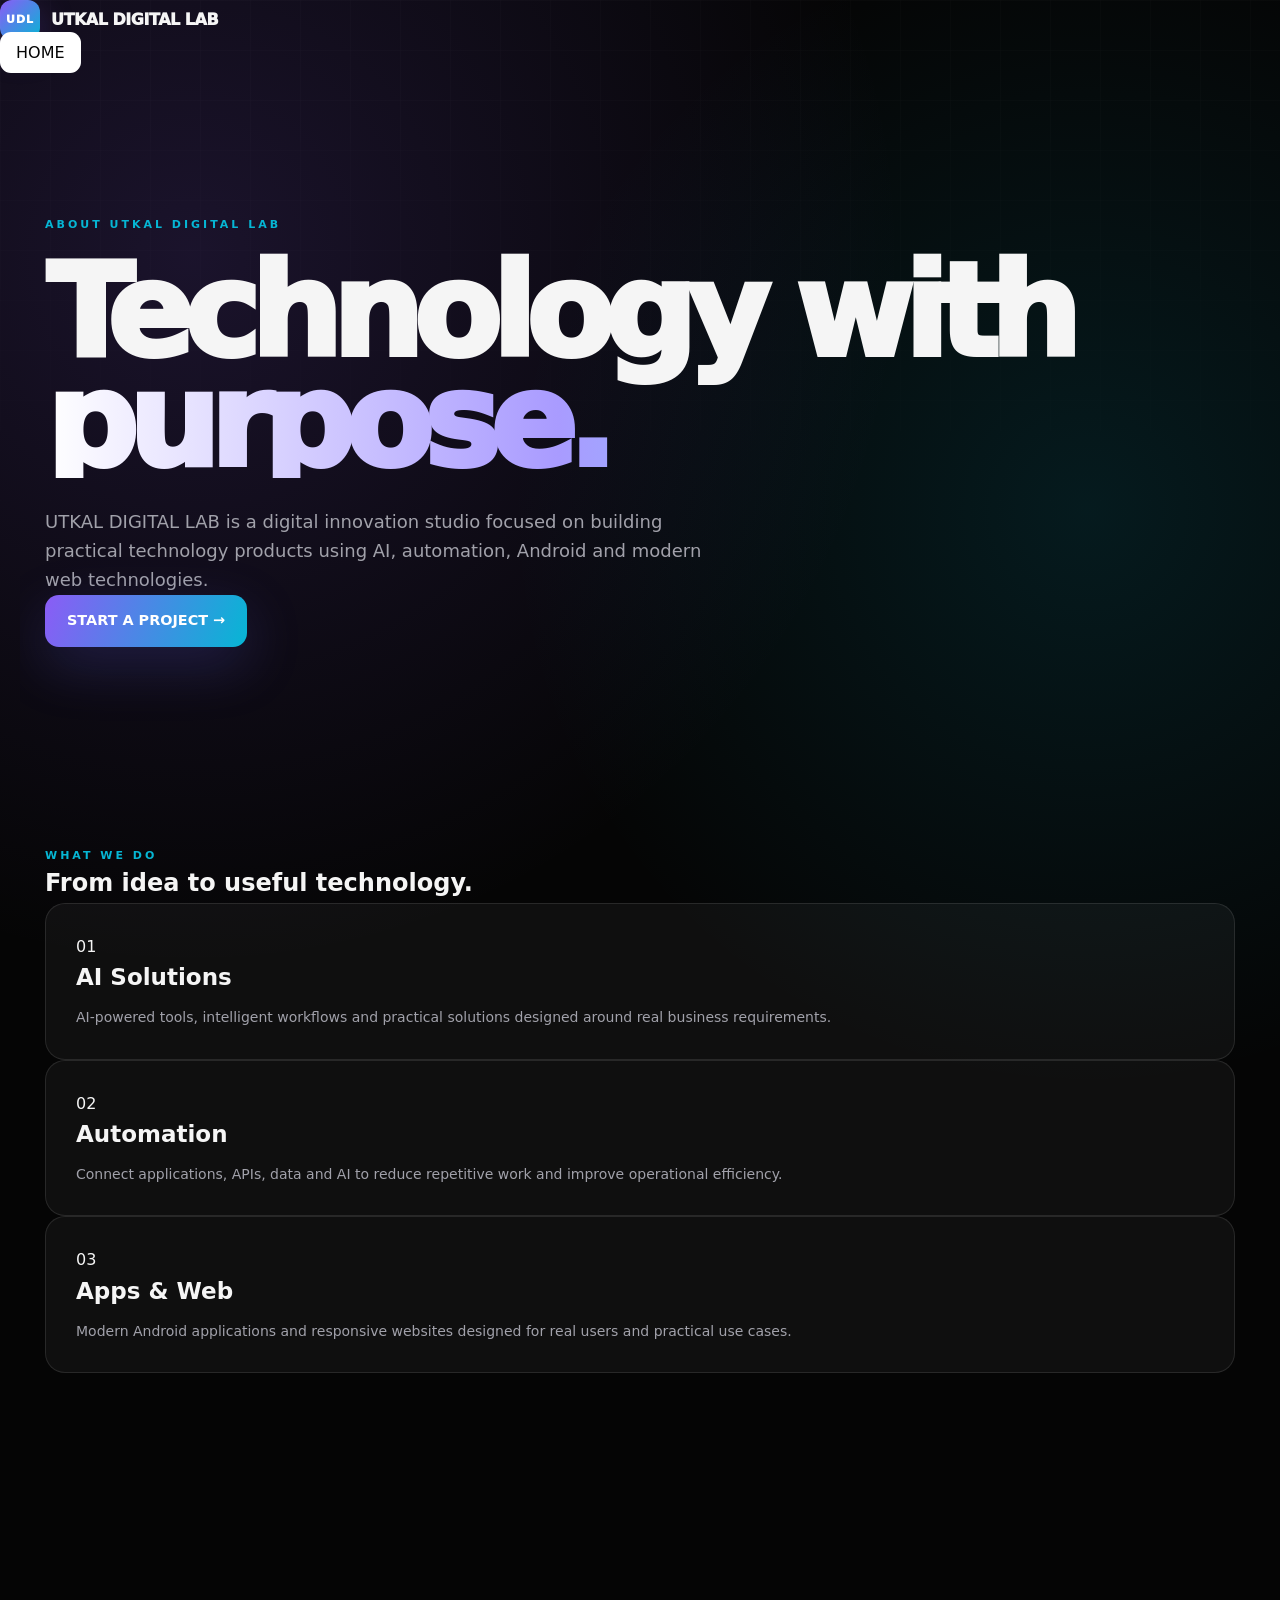
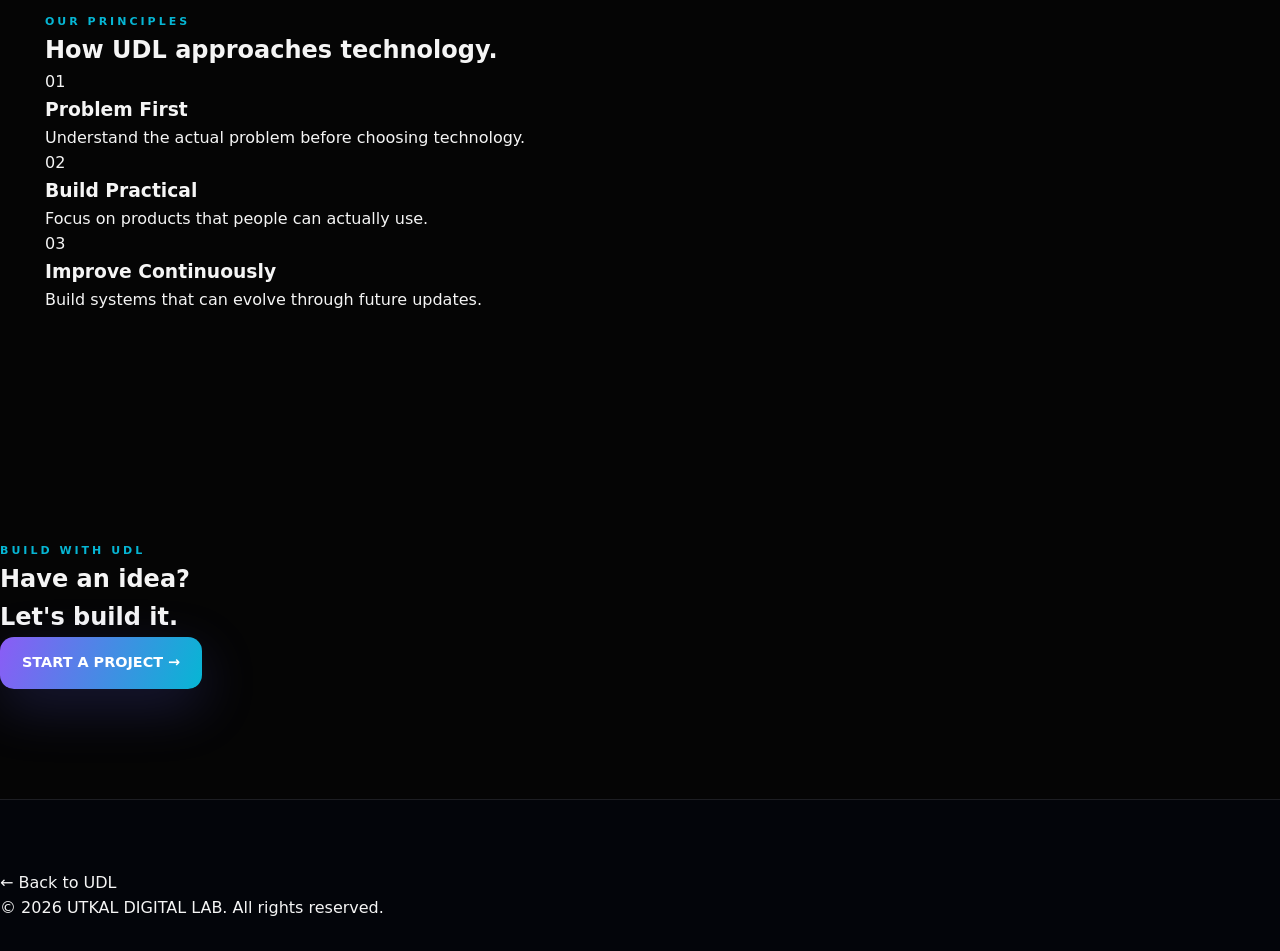
<file: pages/about.html>
<!DOCTYPE html>
<html lang="en">
<head>
<meta charset="UTF-8">
<meta name="viewport" content="width=device-width, initial-scale=1.0">

<title>About UDL | UTKAL DIGITAL LAB</title>

<meta name="description" content="Learn about UTKAL DIGITAL LAB — an Odisha-based digital innovation studio focused on AI, automation, Android apps, websites and digital products.">

<link rel="icon" href="../assets/images/favicon.svg">
<link rel="stylesheet" href="../assets/css/style.css">
<link rel="stylesheet" href="../assets/css/premium.css">
</head>

<body>

<header class="nav">
  <a href="../index.html" class="brand">
    <span class="brand-mark">UDL</span>
    <span>UTKAL DIGITAL LAB</span>
  </a>

  <a href="../index.html" class="nav-cta">HOME</a>
</header>

<main>

<section class="hero" style="min-height:70vh">
  <div class="hero-content">
    <p class="eyebrow">ABOUT UTKAL DIGITAL LAB</p>

    <h1>Technology with<br><span>purpose.</span></h1>

    <p class="hero-text">
      UTKAL DIGITAL LAB is a digital innovation studio focused on
      building practical technology products using AI, automation,
      Android and modern web technologies.
    </p>

    <a href="../index.html#contact" class="btn btn-primary">
      START A PROJECT →
    </a>
  </div>
</section>

<section class="section">
  <div class="section-head">
    <p class="eyebrow">WHAT WE DO</p>
    <h2>From idea to useful technology.</h2>
  </div>

  <div class="cards-grid">

    <article class="service-card">
      <span class="service-number">01</span>
      <h3>AI Solutions</h3>
      <p>
        AI-powered tools, intelligent workflows and practical
        solutions designed around real business requirements.
      </p>
    </article>

    <article class="service-card">
      <span class="service-number">02</span>
      <h3>Automation</h3>
      <p>
        Connect applications, APIs, data and AI to reduce
        repetitive work and improve operational efficiency.
      </p>
    </article>

    <article class="service-card">
      <span class="service-number">03</span>
      <h3>Apps & Web</h3>
      <p>
        Modern Android applications and responsive websites
        designed for real users and practical use cases.
      </p>
    </article>

  </div>
</section>

<section class="section">
  <div class="section-head">
    <p class="eyebrow">OUR PRINCIPLES</p>
    <h2>How UDL approaches technology.</h2>
  </div>

  <div class="process-grid">

    <div class="process-card">
      <span>01</span>
      <h3>Problem First</h3>
      <p>Understand the actual problem before choosing technology.</p>
    </div>

    <div class="process-card">
      <span>02</span>
      <h3>Build Practical</h3>
      <p>Focus on products that people can actually use.</p>
    </div>

    <div class="process-card">
      <span>03</span>
      <h3>Improve Continuously</h3>
      <p>Build systems that can evolve through future updates.</p>
    </div>

  </div>
</section>

<section class="cta">
  <p class="eyebrow">BUILD WITH UDL</p>
  <h2>Have an idea?<br>Let's build it.</h2>
  <a href="../index.html#contact" class="btn btn-primary">
    START A PROJECT →
  </a>
</section>

</main>

<footer class="footer">
  <a href="../index.html">← Back to UDL</a>
  <p>© 2026 UTKAL DIGITAL LAB. All rights reserved.</p>
</footer>

</body>
</html>
</file>
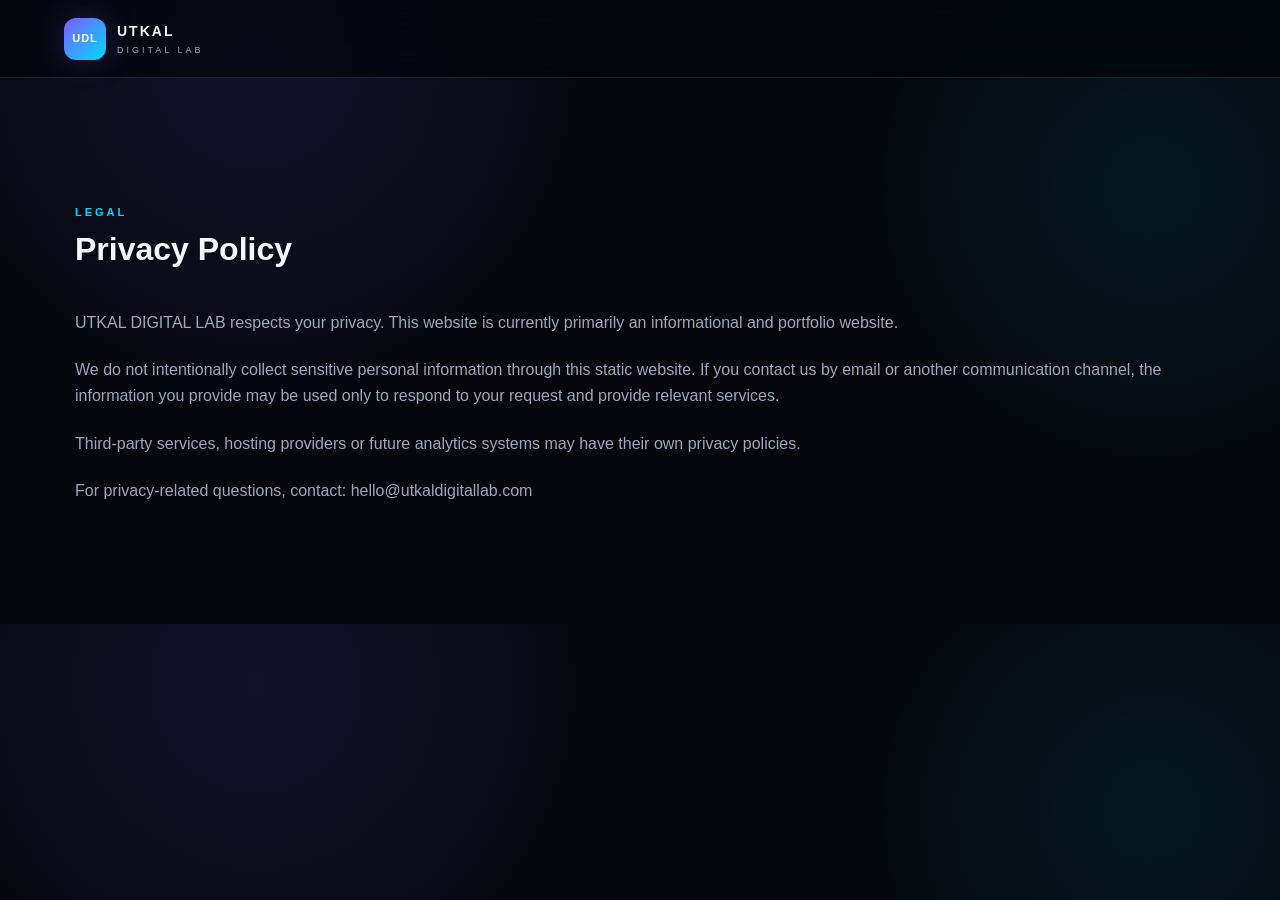
<file: pages/privacy.html>
<!DOCTYPE html>
<html lang="en">
<head>
<meta charset="UTF-8">
<meta name="viewport" content="width=device-width, initial-scale=1.0">
<title>Privacy Policy | UTKAL DIGITAL LAB</title>
<link rel="stylesheet" href="../assets/css/style.css">
</head>
<body>

<header class="navbar">
<a href="../index.html" class="brand">
<span class="brand-mark">UDL</span>
<span><strong>UTKAL</strong><small>DIGITAL LAB</small></span>
</a>
</header>

<main class="section">
<span class="section-label">LEGAL</span>
<h1>Privacy Policy</h1>

<div class="about-copy" style="margin-top:35px">
<p>
UTKAL DIGITAL LAB respects your privacy. This website is currently
primarily an informational and portfolio website.
</p>

<p>
We do not intentionally collect sensitive personal information through
this static website. If you contact us by email or another communication
channel, the information you provide may be used only to respond to your
request and provide relevant services.
</p>

<p>
Third-party services, hosting providers or future analytics systems may
have their own privacy policies.
</p>

<p>
For privacy-related questions, contact:
hello@utkaldigitallab.com
</p>
</div>
</main>

</body>
</html>
</file>
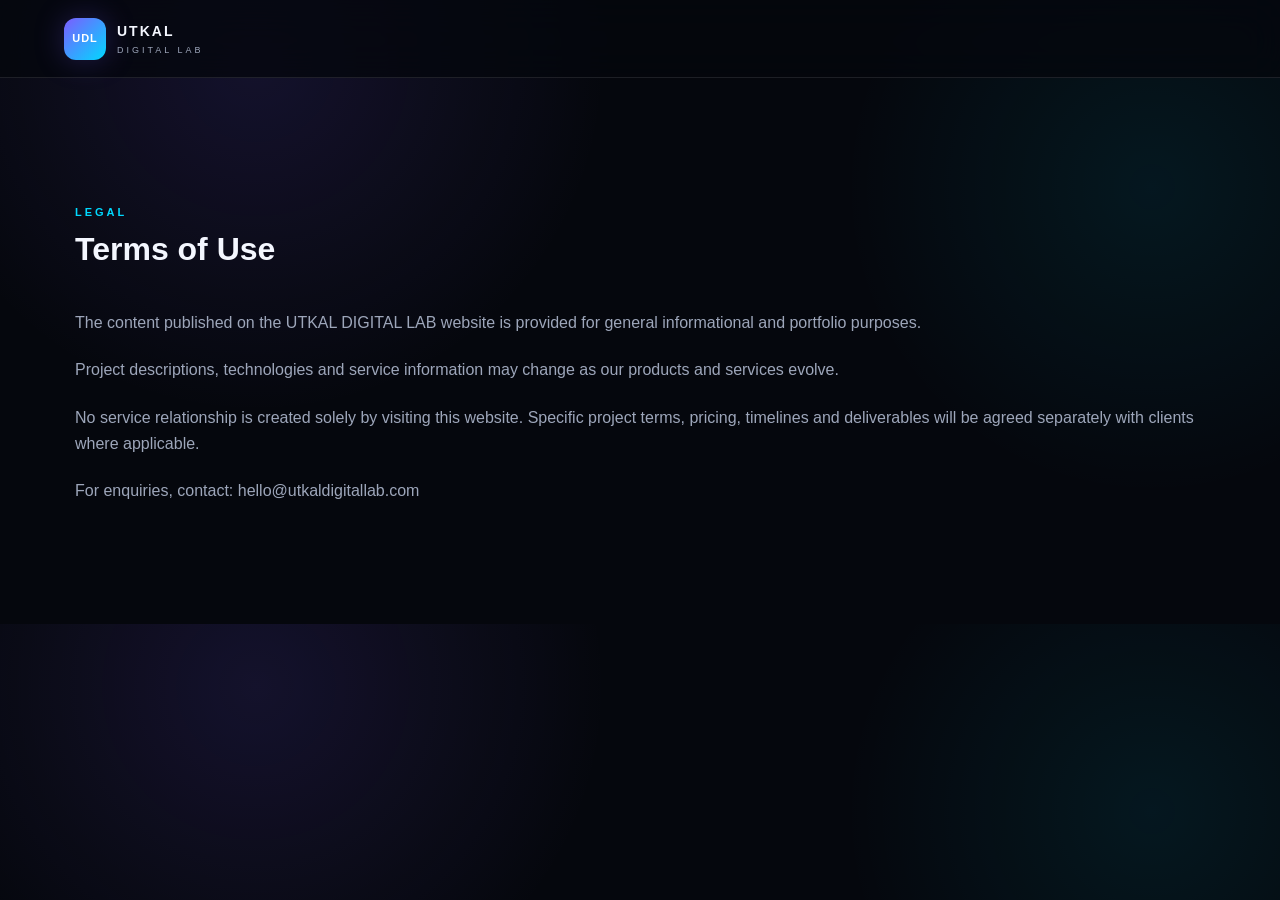
<file: pages/terms.html>
<!DOCTYPE html>
<html lang="en">
<head>
<meta charset="UTF-8">
<meta name="viewport" content="width=device-width, initial-scale=1.0">
<title>Terms | UTKAL DIGITAL LAB</title>
<link rel="stylesheet" href="../assets/css/style.css">
</head>
<body>

<header class="navbar">
<a href="../index.html" class="brand">
<span class="brand-mark">UDL</span>
<span><strong>UTKAL</strong><small>DIGITAL LAB</small></span>
</a>
</header>

<main class="section">
<span class="section-label">LEGAL</span>
<h1>Terms of Use</h1>

<div class="about-copy" style="margin-top:35px">

<p>
The content published on the UTKAL DIGITAL LAB website is provided for
general informational and portfolio purposes.
</p>

<p>
Project descriptions, technologies and service information may change
as our products and services evolve.
</p>

<p>
No service relationship is created solely by visiting this website.
Specific project terms, pricing, timelines and deliverables will be
agreed separately with clients where applicable.
</p>

<p>
For enquiries, contact:
hello@utkaldigitallab.com
</p>

</div>
</main>

</body>
</html>
</file>
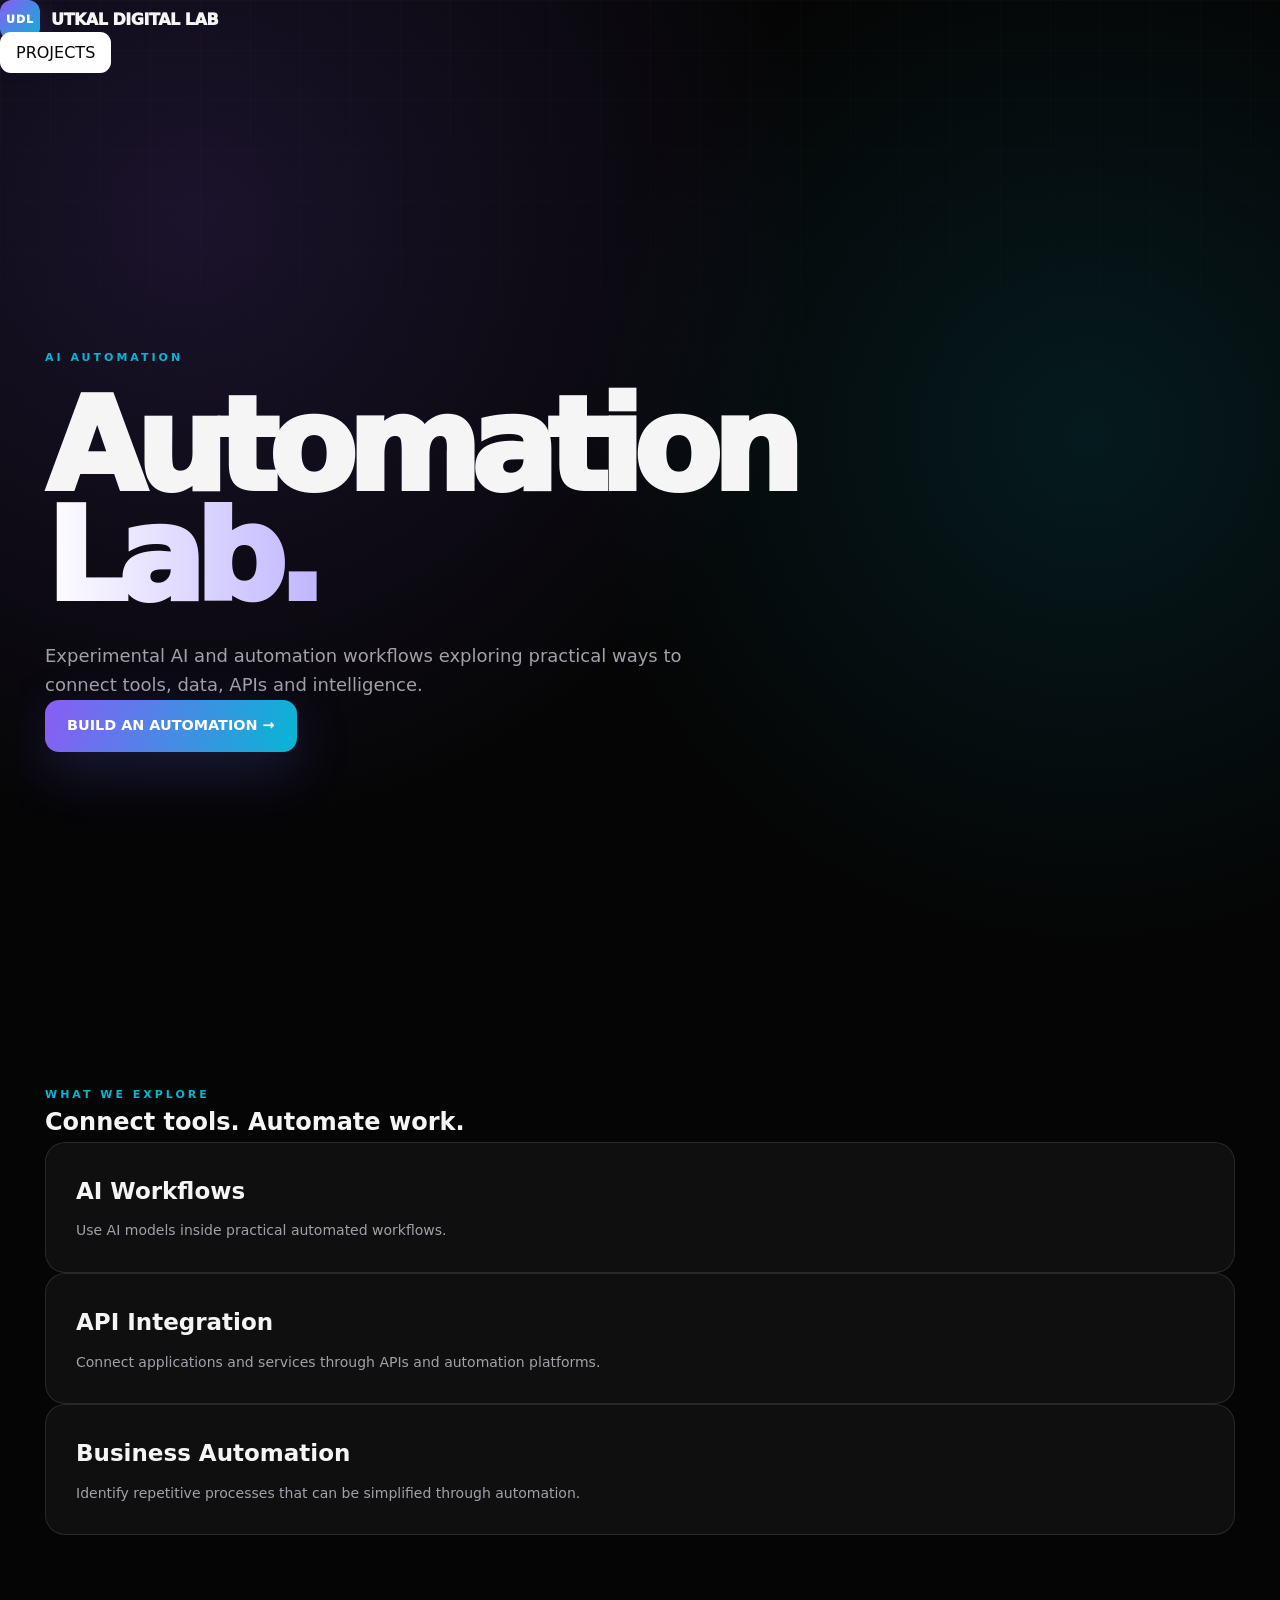
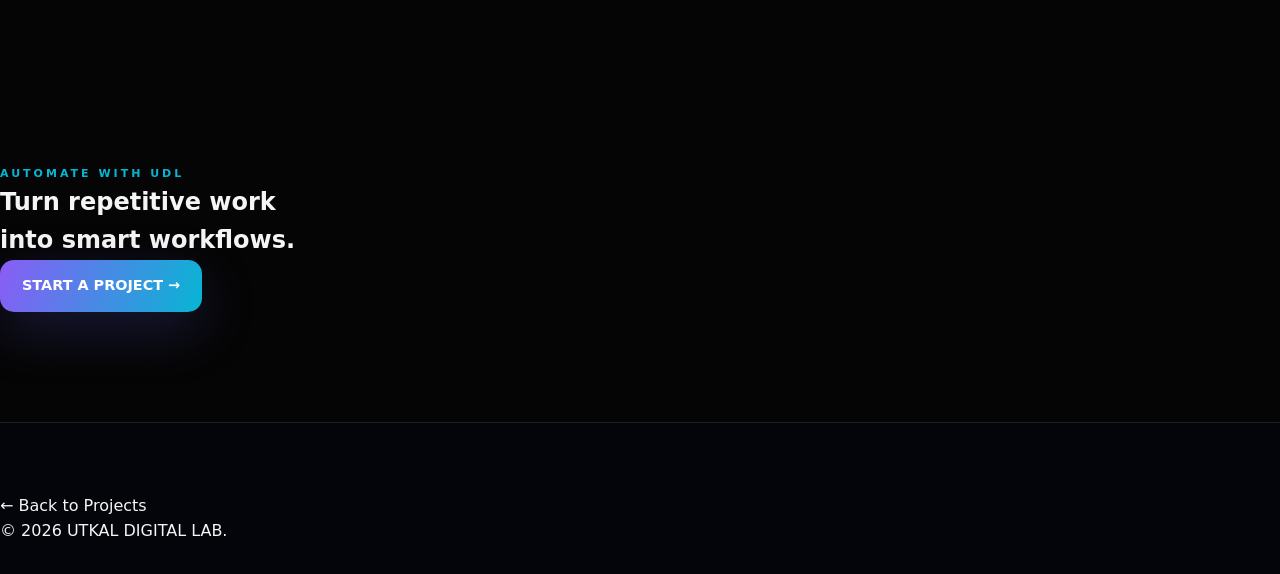
<file: projects/automation-lab.html>
<!DOCTYPE html>
<html lang="en">
<head>
<meta charset="UTF-8">
<meta name="viewport" content="width=device-width, initial-scale=1.0">

<title>Automation Lab | UTKAL DIGITAL LAB</title>

<meta name="description" content="UDL Automation Lab explores practical AI automation workflows, APIs, integrations and intelligent business processes.">

<link rel="icon" href="../assets/images/favicon.svg">
<link rel="stylesheet" href="../assets/css/style.css">
<link rel="stylesheet" href="../assets/css/premium.css">
</head>

<body>

<header class="nav">
<a href="../index.html" class="brand">
<span class="brand-mark">UDL</span>
<span>UTKAL DIGITAL LAB</span>
</a>
<a href="../index.html#projects" class="nav-cta">PROJECTS</a>
</header>

<main>

<section class="hero project-hero">
<div class="hero-content">

<p class="eyebrow">AI AUTOMATION</p>

<h1>Automation<br><span>Lab.</span></h1>

<p class="hero-text">
Experimental AI and automation workflows exploring practical
ways to connect tools, data, APIs and intelligence.
</p>

<a href="../index.html#contact" class="btn btn-primary">
BUILD AN AUTOMATION →
</a>

</div>
</section>

<section class="section">

<div class="section-head">
<p class="eyebrow">WHAT WE EXPLORE</p>
<h2>Connect tools. Automate work.</h2>
</div>

<div class="cards-grid">

<article class="service-card">
<h3>AI Workflows</h3>
<p>Use AI models inside practical automated workflows.</p>
</article>

<article class="service-card">
<h3>API Integration</h3>
<p>Connect applications and services through APIs and automation platforms.</p>
</article>

<article class="service-card">
<h3>Business Automation</h3>
<p>Identify repetitive processes that can be simplified through automation.</p>
</article>

</div>
</section>

<section class="cta">
<p class="eyebrow">AUTOMATE WITH UDL</p>
<h2>Turn repetitive work<br>into smart workflows.</h2>
<a href="../index.html#contact" class="btn btn-primary">START A PROJECT →</a>
</section>

</main>

<footer class="footer">
<a href="../index.html#projects">← Back to Projects</a>
<p>© 2026 UTKAL DIGITAL LAB.</p>
</footer>

</body>
</html>
</file>
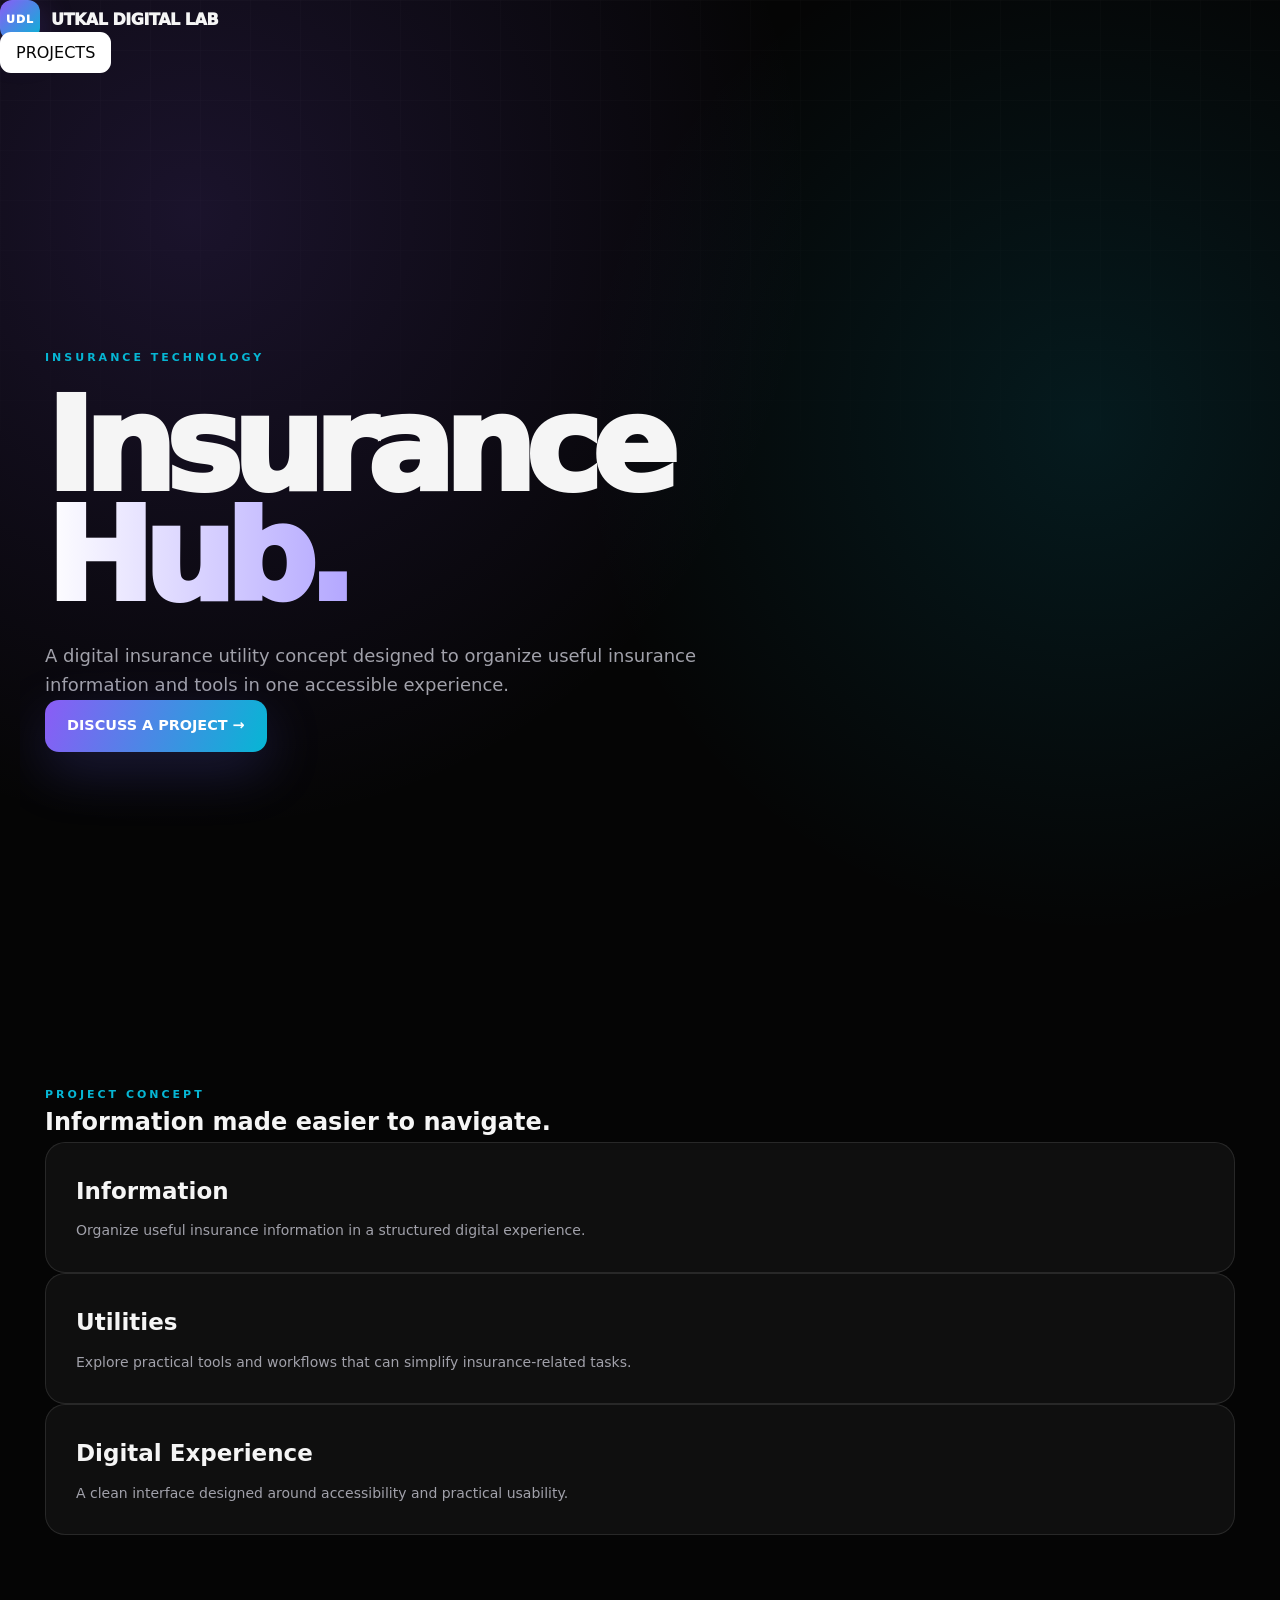
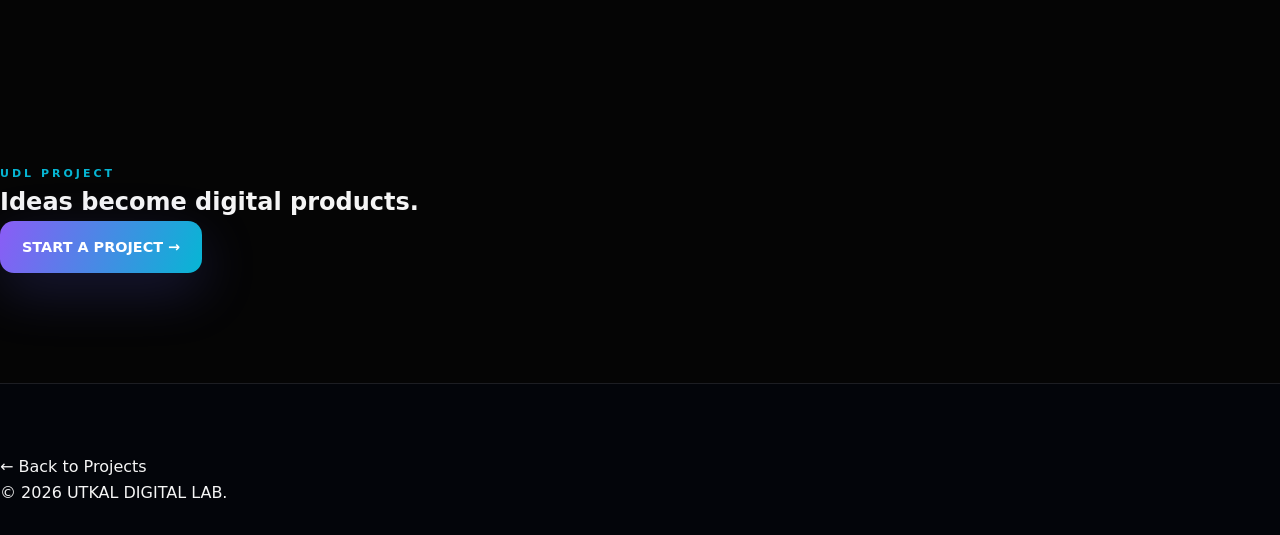
<file: projects/insurance-hub.html>
<!DOCTYPE html>
<html lang="en">
<head>
<meta charset="UTF-8">
<meta name="viewport" content="width=device-width, initial-scale=1.0">

<title>Insurance Hub | UTKAL DIGITAL LAB</title>

<meta name="description" content="Insurance Hub — a digital insurance utility concept designed to organize useful insurance information and tools.">

<link rel="icon" href="../assets/images/favicon.svg">
<link rel="stylesheet" href="../assets/css/style.css">
<link rel="stylesheet" href="../assets/css/premium.css">
</head>

<body>

<header class="nav">
<a href="../index.html" class="brand">
<span class="brand-mark">UDL</span>
<span>UTKAL DIGITAL LAB</span>
</a>
<a href="../index.html#projects" class="nav-cta">PROJECTS</a>
</header>

<main>

<section class="hero project-hero">
<div class="hero-content">

<p class="eyebrow">INSURANCE TECHNOLOGY</p>

<h1>Insurance<br><span>Hub.</span></h1>

<p class="hero-text">
A digital insurance utility concept designed to organize
useful insurance information and tools in one accessible experience.
</p>

<a href="../index.html#contact" class="btn btn-primary">
DISCUSS A PROJECT →
</a>

</div>
</section>

<section class="section">

<div class="section-head">
<p class="eyebrow">PROJECT CONCEPT</p>
<h2>Information made easier to navigate.</h2>
</div>

<div class="cards-grid">

<article class="service-card">
<h3>Information</h3>
<p>Organize useful insurance information in a structured digital experience.</p>
</article>

<article class="service-card">
<h3>Utilities</h3>
<p>Explore practical tools and workflows that can simplify insurance-related tasks.</p>
</article>

<article class="service-card">
<h3>Digital Experience</h3>
<p>A clean interface designed around accessibility and practical usability.</p>
</article>

</div>
</section>

<section class="cta">
<p class="eyebrow">UDL PROJECT</p>
<h2>Ideas become digital products.</h2>
<a href="../index.html#contact" class="btn btn-primary">START A PROJECT →</a>
</section>

</main>

<footer class="footer">
<a href="../index.html#projects">← Back to Projects</a>
<p>© 2026 UTKAL DIGITAL LAB.</p>
</footer>

</body>
</html>
</file>
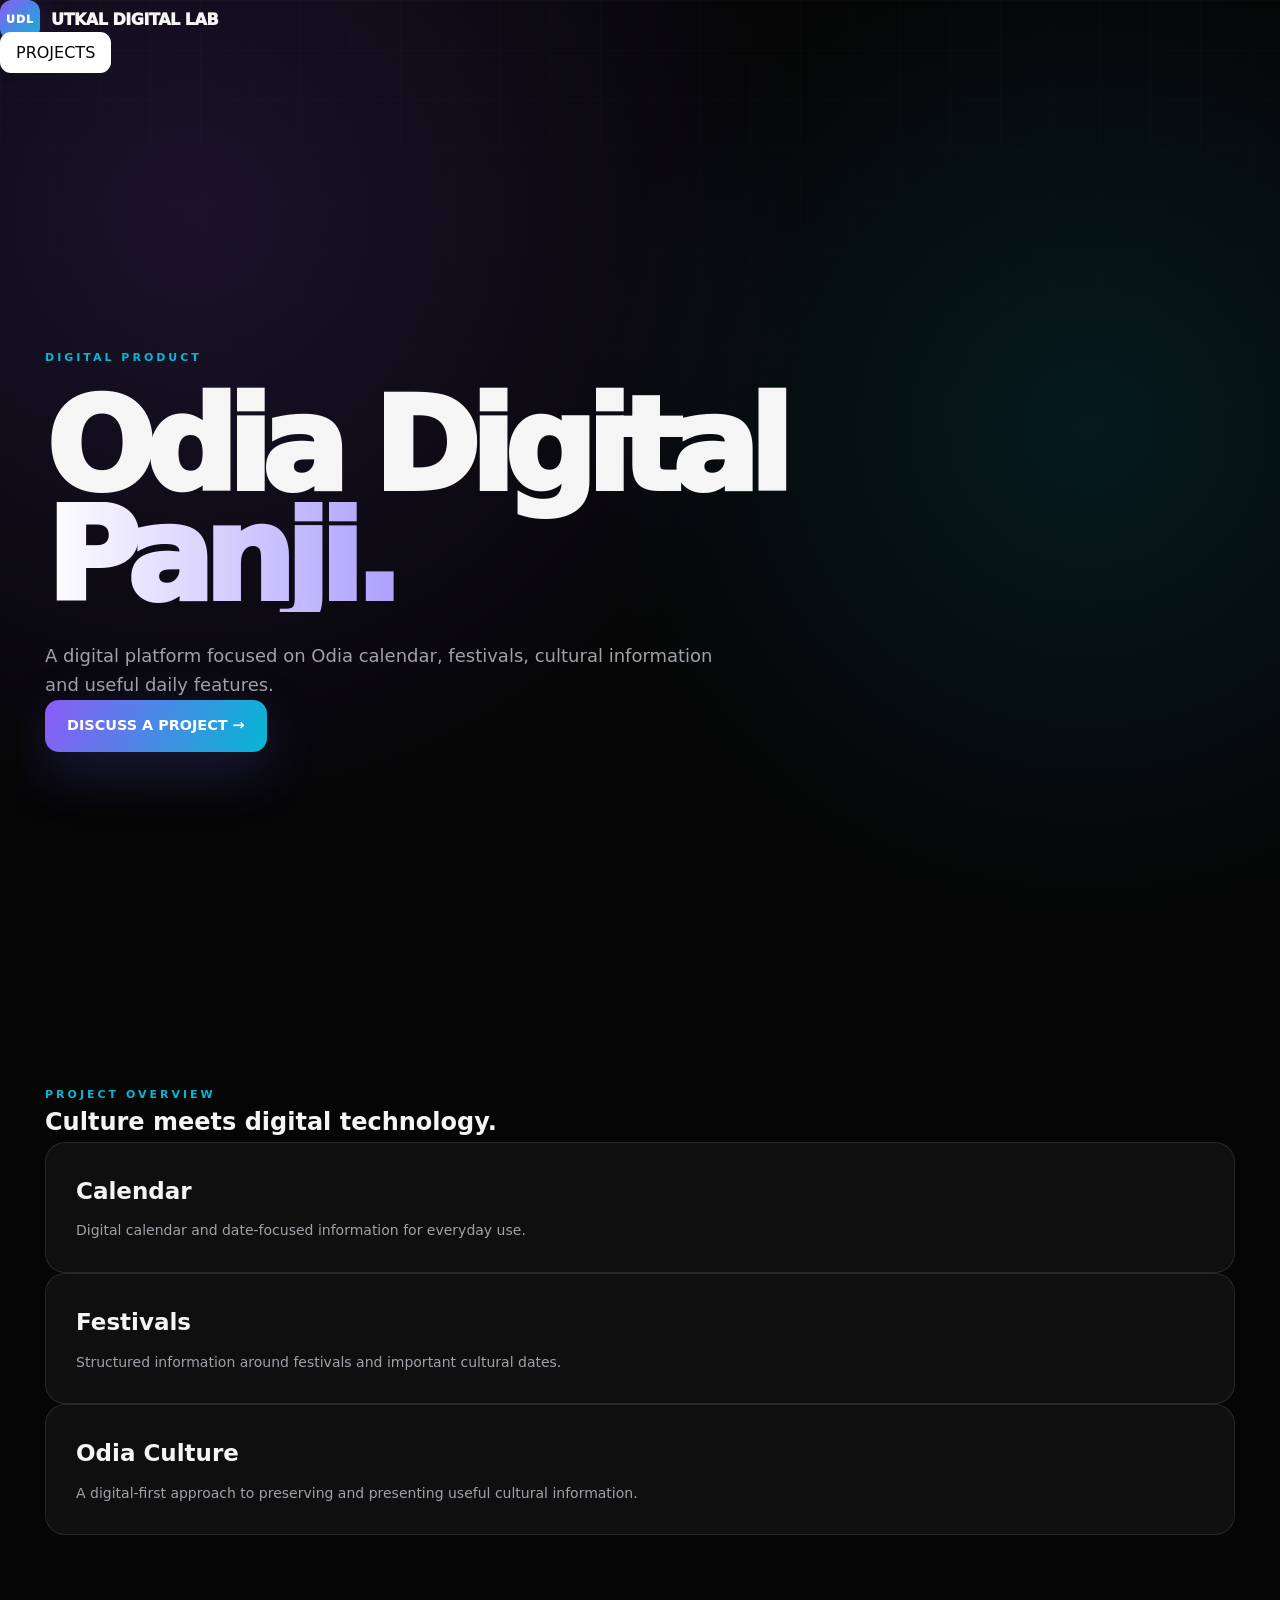
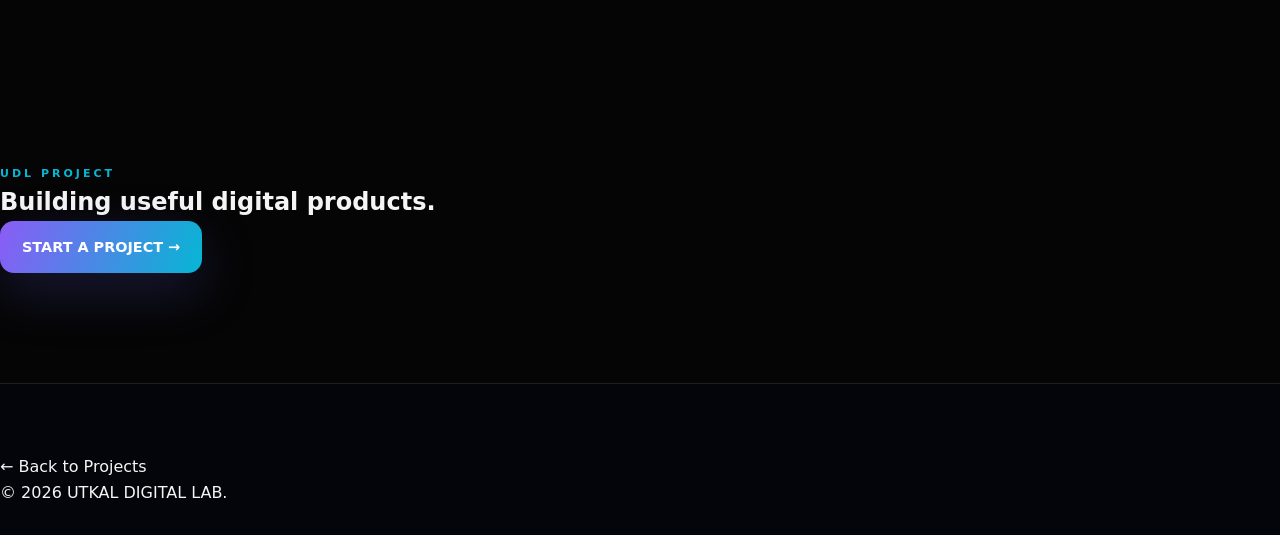
<file: projects/odia-digital-panji.html>
<!DOCTYPE html>
<html lang="en">
<head>
<meta charset="UTF-8">
<meta name="viewport" content="width=device-width, initial-scale=1.0">

<title>Odia Digital Panji | UTKAL DIGITAL LAB</title>

<meta name="description" content="Odia Digital Panji — a digital platform combining Odia calendar, festivals, cultural information and useful daily features.">

<link rel="icon" href="../assets/images/favicon.svg">
<link rel="stylesheet" href="../assets/css/style.css">
<link rel="stylesheet" href="../assets/css/premium.css">
</head>

<body>

<header class="nav">
<a href="../index.html" class="brand">
<span class="brand-mark">UDL</span>
<span>UTKAL DIGITAL LAB</span>
</a>
<a href="../index.html#projects" class="nav-cta">PROJECTS</a>
</header>

<main>

<section class="hero project-hero">
<div class="hero-content">

<p class="eyebrow">DIGITAL PRODUCT</p>

<h1>Odia Digital<br><span>Panji.</span></h1>

<p class="hero-text">
A digital platform focused on Odia calendar,
festivals, cultural information and useful daily features.
</p>

<a href="../index.html#contact" class="btn btn-primary">
DISCUSS A PROJECT →
</a>

</div>
</section>

<section class="section">

<div class="section-head">
<p class="eyebrow">PROJECT OVERVIEW</p>
<h2>Culture meets digital technology.</h2>
</div>

<div class="cards-grid">

<article class="service-card">
<h3>Calendar</h3>
<p>Digital calendar and date-focused information for everyday use.</p>
</article>

<article class="service-card">
<h3>Festivals</h3>
<p>Structured information around festivals and important cultural dates.</p>
</article>

<article class="service-card">
<h3>Odia Culture</h3>
<p>A digital-first approach to preserving and presenting useful cultural information.</p>
</article>

</div>
</section>

<section class="cta">
<p class="eyebrow">UDL PROJECT</p>
<h2>Building useful digital products.</h2>
<a href="../index.html#contact" class="btn btn-primary">START A PROJECT →</a>
</section>

</main>

<footer class="footer">
<a href="../index.html#projects">← Back to Projects</a>
<p>© 2026 UTKAL DIGITAL LAB.</p>
</footer>

</body>
</html>
</file>
<file: assets/css/main.css>
:root{
  --bg:#020711;
  --bg2:#050d19;
  --blue:#00aaff;
  --cyan:#00eaff;
  --white:#edf8ff;
  --muted:#7890a5;
  --line:rgba(0,190,255,.18);
  --glass:rgba(5,17,31,.62);
  --border:rgba(0,200,255,.24);
  --max:1280px;
}

*{
  box-sizing:border-box;
  margin:0;
  padding:0;
}

html{
  scroll-behavior:smooth;
  background:var(--bg);
}

body{
  background:
    radial-gradient(circle at 50% -10%,rgba(0,160,255,.14),transparent 35%),
    var(--bg);
  color:var(--white);
  font-family:Inter,ui-sans-serif,system-ui,-apple-system,BlinkMacSystemFont,"Segoe UI",sans-serif;
  overflow-x:hidden;
}

button,
a{
  font:inherit;
}

button{
  cursor:pointer;
}

a{
  color:inherit;
  text-decoration:none;
}


/* ================= CANVAS ================= */

#digitalCanvas{
  position:fixed;
  inset:0;
  width:100%;
  height:100%;
  z-index:-5;
  pointer-events:none;
}

.grid-overlay{
  position:fixed;
  inset:0;
  z-index:-4;
  pointer-events:none;
  opacity:.28;

  background-image:
    linear-gradient(rgba(0,160,255,.07) 1px,transparent 1px),
    linear-gradient(90deg,rgba(0,160,255,.07) 1px,transparent 1px);

  background-size:50px 50px;

  mask-image:linear-gradient(to bottom,black,transparent 85%);
}

.scanline{
  position:fixed;
  left:0;
  right:0;
  top:-10%;
  height:2px;
  z-index:20;
  pointer-events:none;

  background:linear-gradient(
    90deg,
    transparent,
    rgba(0,220,255,.8),
    transparent
  );

  box-shadow:0 0 30px #00cfff;
  animation:scan 8s linear infinite;
  opacity:.28;
}

@keyframes scan{
  from{transform:translateY(-10vh)}
  to{transform:translateY(120vh)}
}

.noise{
  position:fixed;
  inset:0;
  z-index:19;
  pointer-events:none;
  opacity:.025;
  background-image:url("data:image/svg+xml,%3Csvg viewBox='0 0 180 180' xmlns='http://www.w3.org/2000/svg'%3E%3Cfilter id='n'%3E%3CfeTurbulence type='fractalNoise' baseFrequency='.8' numOctaves='3' stitchTiles='stitch'/%3E%3C/filter%3E%3Crect width='100%25' height='100%25' filter='url(%23n)' opacity='.7'/%3E%3C/svg%3E");
}


/* ================= STATUS ================= */

.system-status{
  position:fixed;
  top:14px;
  left:50%;
  transform:translateX(-50%);
  z-index:100;
  display:flex;
  align-items:center;
  gap:8px;
  font-size:9px;
  letter-spacing:2px;
  color:#76a9c8;
  white-space:nowrap;
  opacity:.8;
}

.status-dot,
.pulse-dot{
  width:6px;
  height:6px;
  border-radius:50%;
  background:var(--cyan);
  box-shadow:0 0 12px var(--cyan);
  animation:pulse 1.5s infinite;
}

.status-line{
  width:30px;
  height:1px;
  background:var(--line);
}

@keyframes pulse{
  50%{
    opacity:.35;
    box-shadow:0 0 3px var(--cyan);
  }
}


/* ================= NAV ================= */

.nav{
  position:fixed;
  top:42px;
  left:0;
  right:0;
  z-index:100;
  max-width:var(--max);
  margin:auto;
  padding:0 24px;

  display:flex;
  align-items:center;
  justify-content:space-between;
}

.brand{
  display:flex;
  align-items:center;
  gap:11px;
}

.brand-mark{
  width:38px;
  height:38px;
  border:1px solid var(--border);
  display:grid;
  place-items:center;
  position:relative;
  background:rgba(0,160,255,.05);
  box-shadow:0 0 25px rgba(0,180,255,.12);
}

.brand-mark:before,
.brand-mark:after{
  content:"";
  position:absolute;
  width:5px;
  height:5px;
  border:1px solid var(--cyan);
}

.brand-mark:before{
  top:-3px;
  right:-3px;
}

.brand-mark:after{
  bottom:-3px;
  left:-3px;
}

.brand-mark span{
  color:var(--cyan);
  font-weight:800;
}

.brand strong{
  display:block;
  font-size:12px;
  letter-spacing:3px;
}

.brand small{
  display:block;
  color:#628097;
  font-size:7px;
  letter-spacing:3px;
  margin-top:2px;
}

nav{
  display:flex;
  align-items:center;
  gap:26px;
}

nav a{
  position:relative;
  color:#7894a9;
  font-size:9px;
  letter-spacing:2px;
  transition:.3s;
}

nav a:hover,
nav a.active{
  color:#e8faff;
}

nav a.active:after{
  content:"";
  position:absolute;
  left:0;
  right:0;
  bottom:-9px;
  height:1px;
  background:var(--cyan);
  box-shadow:0 0 10px var(--cyan);
}

.nav-cta{
  border:1px solid var(--border);
  padding:10px 14px;
}

.nav-cta:hover{
  background:rgba(0,190,255,.08);
  box-shadow:0 0 25px rgba(0,190,255,.12);
}

.menu-button{
  display:none;
  width:42px;
  height:38px;
  background:transparent;
  border:1px solid var(--border);
  padding:8px;
}

.menu-button span{
  display:block;
  height:1px;
  background:var(--cyan);
  margin:5px 0;
}


/* ================= SECTIONS ================= */

.section{
  position:relative;
  width:100%;
  max-width:var(--max);
  margin:auto;
  padding-left:24px;
  padding-right:24px;
}

.hero{
  min-height:100svh;
  display:flex;
  align-items:center;
  padding-top:100px;
}

.hero-content{
  width:min(650px,100%);
  position:relative;
  z-index:5;
}

.eyebrow,
.mini-label,
.section-label{
  color:#5e8aa5;
  font-size:9px;
  letter-spacing:3px;
}

.eyebrow{
  display:flex;
  align-items:center;
  gap:10px;
  margin-bottom:22px;
}

.hero h1{
  font-size:clamp(52px,9vw,108px);
  line-height:.88;
  letter-spacing:-5px;
  font-weight:800;
}

.hero h1 span{
  display:block;
}

.gradient-text{
  background:linear-gradient(
    90deg,
    #fff,
    #00d9ff 50%,
    #568bff
  );
  -webkit-background-clip:text;
  background-clip:text;
  color:transparent;
  filter:drop-shadow(0 0 20px rgba(0,200,255,.18));
}

.hero-tagline{
  margin-top:28px;
  font-size:clamp(18px,2vw,25px);
  line-height:1.45;
  color:#a8c4d5;
}

.hero-tagline strong{
  color:#fff;
}

.hero-description{
  max-width:560px;
  color:var(--muted);
  font-size:14px;
  line-height:1.8;
  margin-top:22px;
}

.hero-actions{
  display:flex;
  flex-wrap:wrap;
  gap:12px;
  margin-top:32px;
}

.primary-button,
.ghost-button{
  min-height:48px;
  padding:0 20px;
  border:1px solid var(--border);
  display:inline-flex;
  align-items:center;
  justify-content:center;
  gap:15px;
  letter-spacing:2px;
  font-size:9px;
  transition:.3s;
}

.primary-button{
  color:#001018;
  background:linear-gradient(90deg,#00d5ff,#69f3ff);
  box-shadow:0 0 35px rgba(0,210,255,.16);
}

.primary-button:hover{
  transform:translateY(-3px);
  box-shadow:0 0 50px rgba(0,220,255,.35);
}

.primary-button i{
  font-style:normal;
  font-size:15px;
}

.ghost-button{
  background:rgba(0,100,160,.05);
  color:#9ac0d5;
}

.ghost-button:hover{
  color:#fff;
  border-color:#00cfff;
  background:rgba(0,180,255,.08);
}

.hero-meta{
  display:flex;
  gap:30px;
  margin-top:45px;
}

.hero-meta div{
  display:flex;
  flex-direction:column;
  gap:4px;
}

.hero-meta b{
  color:#d9f7ff;
  font-size:13px;
}

.hero-meta span{
  color:#52758c;
  font-size:7px;
  letter-spacing:2px;
}


/* ================= CORE ================= */

.digital-core{
  position:absolute;
  width:min(45vw,520px);
  height:min(45vw,520px);
  right:3%;
  top:50%;
  transform:translateY(-50%);
  display:grid;
  place-items:center;
  pointer-events:none;
}

.core-ring{
  position:absolute;
  border:1px solid rgba(0,205,255,.15);
  border-radius:50%;
}

.ring-1{
  width:100%;
  height:100%;
  border-top-color:#00d9ff;
  animation:spin 15s linear infinite;
}

.ring-2{
  width:74%;
  height:74%;
  border-right-color:#00aaff;
  animation:spin-reverse 11s linear infinite;
}

.ring-3{
  width:46%;
  height:46%;
  border-left-color:#00eaff;
  animation:spin 7s linear infinite;
}

@keyframes spin{
  to{transform:rotate(360deg)}
}

@keyframes spin-reverse{
  to{transform:rotate(-360deg)}
}

.core-center{
  width:120px;
  height:120px;
  border:1px solid rgba(0,230,255,.45);
  background:rgba(0,40,70,.35);
  backdrop-filter:blur(8px);
  display:grid;
  place-items:center;
  align-content:center;
  box-shadow:
    0 0 40px rgba(0,210,255,.12),
    inset 0 0 30px rgba(0,180,255,.06);
}

.core-logo{
  color:#dffaff;
  font-size:28px;
  font-weight:900;
  letter-spacing:4px;
}

.core-status{
  color:var(--cyan);
  font-size:7px;
  letter-spacing:3px;
  margin-top:5px;
}

.orbit-node{
  position:absolute;
  width:8px;
  height:8px;
  background:#00eaff;
  border-radius:50%;
  box-shadow:0 0 20px #00eaff;
}

.node-a{top:7%;left:50%}
.node-b{right:9%;top:50%}
.node-c{bottom:9%;left:50%}
.node-d{left:8%;top:50%}

.scroll-indicator{
  position:absolute;
  bottom:28px;
  left:24px;
  display:flex;
  align-items:center;
  gap:15px;
  color:#527489;
  font-size:7px;
  letter-spacing:3px;
}

.scroll-indicator div{
  width:45px;
  height:1px;
  background:linear-gradient(90deg,#00d9ff,transparent);
}


/* ================= CONTENT ================= */

.content-section{
  padding-top:150px;
  padding-bottom:80px;
}

.section-label{
  margin-bottom:25px;
}

.section-heading{
  max-width:760px;
}

.section-heading h2{
  margin-top:12px;
  font-size:clamp(38px,6vw,76px);
  line-height:.98;
  letter-spacing:-3px;
}

.section-heading h2 em{
  color:var(--cyan);
  font-style:normal;
}

.section-heading p{
  max-width:600px;
  margin-top:22px;
  color:var(--muted);
  line-height:1.8;
}


/* ================= CARDS ================= */

.about-grid{
  display:grid;
  grid-template-columns:2fr 1fr 1fr;
  gap:14px;
  margin-top:60px;
}

.glass-card{
  min-height:250px;
  position:relative;
  padding:28px;
  border:1px solid rgba(0,180,255,.14);
  background:
    linear-gradient(
      145deg,
      rgba(0,140,210,.08),
      rgba(2,10,20,.72)
    );
  overflow:hidden;
  transition:.45s;
}

.glass-card:hover{
  transform:translateY(-6px);
  border-color:rgba(0,220,255,.42);
  box-shadow:0 20px 60px rgba(0,180,255,.08);
}

.card-number{
  color:#31576e;
  font-size:10px;
  letter-spacing:2px;
}

.glass-card h3{
  margin-top:70px;
  font-size:18px;
  letter-spacing:2px;
}

.glass-card p{
  color:var(--muted);
  font-size:12px;
  line-height:1.7;
  margin-top:12px;
  max-width:350px;
}

.card-line{
  position:absolute;
  left:0;
  bottom:0;
  height:2px;
  width:35%;
  background:#00d9ff;
  box-shadow:0 0 15px #00d9ff;
}


/* ================= SERVICES ================= */

.service-grid{
  display:grid;
  grid-template-columns:repeat(4,1fr);
  gap:12px;
  margin-top:60px;
}

.service-card{
  min-height:310px;
  position:relative;
  padding:25px;
  border:1px solid rgba(0,190,255,.14);
  background:rgba(2,12,22,.68);
  overflow:hidden;
  transition:.45s;
}

.service-card:before{
  content:"";
  position:absolute;
  width:120px;
  height:120px;
  right:-60px;
  top:-60px;
  border-radius:50%;
  background:rgba(0,200,255,.1);
  filter:blur(20px);
  transition:.5s;
}

.service-card:hover{
  transform:translateY(-8px);
  border-color:rgba(0,220,255,.45);
}

.service-card:hover:before{
  transform:scale(2);
}

.service-index{
  color:#42687c;
  font-size:9px;
}

.service-icon{
  margin-top:55px;
  width:55px;
  height:55px;
  border:1px solid rgba(0,220,255,.35);
  display:grid;
  place-items:center;
  color:#00eaff;
  font-size:11px;
  letter-spacing:1px;
  box-shadow:inset 0 0 25px rgba(0,180,255,.05);
}

.service-card h3{
  font-size:13px;
  letter-spacing:2px;
  margin-top:20px;
}

.service-card p{
  color:var(--muted);
  font-size:11px;
  line-height:1.7;
  margin-top:10px;
}

.service-arrow{
  position:absolute;
  right:20px;
  bottom:20px;
  color:#00dfff;
}


/* ================= PROJECTS ================= */

.project-grid{
  display:grid;
  grid-template-columns:2fr 1fr;
  gap:14px;
  margin-top:60px;
}

.project-main{
  grid-row:span 2;
}

.project-card{
  border:1px solid rgba(0,180,255,.15);
  background:rgba(2,10,19,.72);
  overflow:hidden;
  transition:.45s;
}

.project-card:hover{
  transform:translateY(-5px);
  border-color:rgba(0,220,255,.4);
}

.project-visual{
  height:300px;
  position:relative;
  overflow:hidden;
  background:
    radial-gradient(circle at center,rgba(0,170,255,.15),transparent 45%),
    #030b15;
}

.project-main .project-visual{
  height:420px;
}

.project-grid-lines{
  position:absolute;
  inset:0;
  background-image:
    linear-gradient(rgba(0,180,255,.1) 1px,transparent 1px),
    linear-gradient(90deg,rgba(0,180,255,.1) 1px,transparent 1px);
  background-size:35px 35px;
  transform:perspective(400px) rotateX(55deg) scale(1.6);
  transform-origin:center bottom;
}

.project-orb{
  position:absolute;
  width:140px;
  height:140px;
  border-radius:50%;
  left:50%;
  top:50%;
  transform:translate(-50%,-50%);
  border:1px solid #00dfff;
  display:grid;
  place-items:center;
  box-shadow:
    0 0 40px rgba(0,210,255,.3),
    inset 0 0 40px rgba(0,180,255,.15);
  animation:orbFloat 4s ease-in-out infinite;
}

.project-orb:before,
.project-orb:after{
  content:"";
  position:absolute;
  inset:-25px;
  border:1px solid rgba(0,210,255,.2);
  border-radius:50%;
  transform:rotate(35deg);
}

.project-orb:after{
  transform:rotate(-35deg);
}

.project-orb span{
  color:#dffaff;
  font-weight:900;
  letter-spacing:4px;
}

@keyframes orbFloat{
  50%{transform:translate(-50%,-54%) scale(1.04)}
}

.project-scan{
  position:absolute;
  left:0;
  right:0;
  top:-10px;
  height:2px;
  background:#00eaff;
  box-shadow:0 0 20px #00eaff;
  animation:projectScan 4s linear infinite;
}

@keyframes projectScan{
  to{top:100%}
}

.project-info{
  padding:22px;
}

.project-info span{
  color:#4e7890;
  font-size:8px;
  letter-spacing:2px;
}

.project-info h3{
  font-size:14px;
  margin-top:8px;
  letter-spacing:1px;
}

.project-info p{
  color:var(--muted);
  font-size:11px;
  margin-top:7px;
}

.visual-circuit,
.visual-holo{
  height:200px;
}

.mini-circuit{
  position:absolute;
  inset:30px;
  border:1px solid rgba(0,220,255,.18);
  clip-path:polygon(
    0 20%,35% 20%,35% 5%,70% 5%,
    70% 40%,100% 40%,100% 80%,
    55% 80%,55% 100%,10% 100%,10% 60%,0 60%
  );
}

.mini-circuit-node{
  position:absolute;
  width:7px;
  height:7px;
  border-radius:50%;
  background:#00eaff;
  box-shadow:0 0 15px #00eaff;
}

.n1{left:28%;top:25%}
.n2{left:69%;top:40%}
.n3{left:55%;top:79%}

.holo-card{
  position:absolute;
  left:50%;
  top:50%;
  transform:translate(-50%,-50%);
  width:150px;
  height:95px;
  border:1px solid rgba(0,220,255,.4);
  display:flex;
  flex-direction:column;
  align-items:center;
  justify-content:center;
  background:rgba(0,160,255,.06);
  box-shadow:0 0 35px rgba(0,200,255,.1);
  animation:holo 3s ease-in-out infinite;
}

.holo-card b{
  color:#dffaff;
  font-size:22px;
  letter-spacing:5px;
}

.holo-card small{
  color:#527d95;
  font-size:7px;
  letter-spacing:2px;
  margin-top:8px;
}

@keyframes holo{
  50%{transform:translate(-50%,-54%) perspective(500px) rotateX(5deg)}
}


/* ================= PROCESS ================= */

.process-track{
  margin-top:60px;
  display:grid;
  grid-template-columns:repeat(4,1fr);
  position:relative;
}

.process-track:before{
  content:"";
  position:absolute;
  top:24px;
  left:5%;
  right:5%;
  height:1px;
  background:linear-gradient(
    90deg,
    transparent,
    #00bde8,
    transparent
  );
}

.process-step{
  position:relative;
  padding:0 20px;
}

.process-step > span{
  position:relative;
  z-index:2;
  display:grid;
  place-items:center;
  width:48px;
  height:48px;
  border:1px solid rgba(0,220,255,.4);
  background:#03101d;
  color:#00eaff;
  font-size:10px;
}

.process-step b{
  display:block;
  margin-top:25px;
  font-size:12px;
  letter-spacing:2px;
}

.process-step p{
  color:var(--muted);
  font-size:11px;
  line-height:1.7;
  margin-top:8px;
}


/* ================= CONTACT ================= */

.contact-section{
  min-height:80vh;
  display:grid;
  place-items:center;
  text-align:center;
  padding-top:100px;
  padding-bottom:100px;
}

.contact-core{
  width:min(800px,100%);
  padding:70px 30px;
  border:1px solid rgba(0,200,255,.18);
  background:
    radial-gradient(circle at center,rgba(0,160,255,.1),transparent 60%),
    rgba(2,11,20,.72);
  position:relative;
}

.contact-core:before,
.contact-core:after{
  content:"";
  position:absolute;
  width:30px;
  height:30px;
  border-color:#00dfff;
  border-style:solid;
}

.contact-core:before{
  top:-1px;
  left:-1px;
  border-width:1px 0 0 1px;
}

.contact-core:after{
  right:-1px;
  bottom:-1px;
  border-width:0 1px 1px 0;
}

.contact-core h2{
  font-size:clamp(40px,7vw,82px);
  line-height:.95;
  letter-spacing:-4px;
  margin-top:15px;
}

.contact-core h2 em{
  color:#00dfff;
  font-style:normal;
}

.contact-core p{
  color:var(--muted);
  max-width:520px;
  margin:25px auto;
  line-height:1.8;
  font-size:13px;
}

.contact-button{
  display:inline-flex;
}


/* ================= FOOTER ================= */

footer{
  max-width:var(--max);
  margin:auto;
  padding:35px 24px;
  border-top:1px solid rgba(0,180,255,.1);
  display:flex;
  justify-content:space-between;
  gap:20px;
  color:#527187;
  font-size:8px;
  letter-spacing:2px;
}

.footer-brand{
  display:flex;
  flex-direction:column;
  gap:6px;
}

.footer-brand strong{
  color:#b9d8e8;
}

.footer-right{
  display:flex;
  gap:25px;
}


/* ================= TOUCH BURST ================= */

.touch-burst{
  position:fixed;
  z-index:200;
  width:20px;
  height:20px;
  border:1px solid #00eaff;
  border-radius:50%;
  pointer-events:none;
  transform:translate(-50%,-50%);
  animation:burst .7s ease-out forwards;
  box-shadow:
    0 0 15px #00eaff,
    0 0 45px rgba(0,220,255,.4);
}

@keyframes burst{
  from{
    opacity:1;
    width:20px;
    height:20px;
  }
  to{
    opacity:0;
    width:220px;
    height:220px;
  }
}


/* ================= TRANSITION ================= */

#transitionLayer{
  position:fixed;
  inset:0;
  z-index:500;
  pointer-events:none;
  opacity:0;
  background:#020711;
}

#transitionLayer.active{
  animation:interfaceBreak .85s cubic-bezier(.7,0,.2,1);
}

.transition-grid{
  position:absolute;
  inset:0;
  background-image:
    linear-gradient(rgba(0,220,255,.2) 1px,transparent 1px),
    linear-gradient(90deg,rgba(0,220,255,.2) 1px,transparent 1px);
  background-size:35px 35px;
  transform:scale(1.5);
}

.transition-flash{
  position:absolute;
  inset:0;
  background:
    radial-gradient(
      circle at var(--tx,50%) var(--ty,50%),
      #b8f8ff 0,
      #00dfff 3%,
      rgba(0,180,255,.35) 12%,
      transparent 40%
    );
}

@keyframes interfaceBreak{
  0%{
    opacity:0;
    transform:scale(1);
  }

  15%{
    opacity:1;
    transform:scale(1.01);
  }

  45%{
    opacity:1;
    clip-path:polygon(
      0 0,15% 3%,31% 0,50% 5%,
      70% 0,85% 4%,100% 0,
      97% 35%,100% 70%,96% 100%,
      70% 96%,50% 100%,30% 95%,
      10% 100%,0 96%
    );
  }

  75%{
    opacity:1;
    transform:scale(1.03);
  }

  100%{
    opacity:0;
    transform:scale(1.08);
    clip-path:inset(0);
  }
}


/* ================= RESPONSIVE ================= */

@media(max-width:1000px){

  .digital-core{
    opacity:.38;
    right:-10%;
  }

  .service-grid{
    grid-template-columns:repeat(2,1fr);
  }

  .about-grid{
    grid-template-columns:1fr 1fr;
  }

  .large-card{
    grid-column:span 2;
  }

}

@media(max-width:700px){

  .system-status{
    top:9px;
    font-size:7px;
  }

  .nav{
    top:34px;
    padding:0 16px;
  }

  .menu-button{
    display:block;
  }

  nav{
    position:absolute;
    top:55px;
    left:16px;
    right:16px;
    display:none;
    flex-direction:column;
    align-items:stretch;
    gap:0;
    padding:12px;
    border:1px solid var(--border);
    background:rgba(2,10,18,.95);
    backdrop-filter:blur(15px);
  }

  nav.open{
    display:flex;
  }

  nav a{
    padding:15px;
    border-bottom:1px solid rgba(0,180,255,.08);
  }

  nav a:last-child{
    border-bottom:0;
  }

  nav a.active:after{
    display:none;
  }

  .hero{
    padding-top:130px;
    align-items:flex-start;
  }

  .hero h1{
    font-size:clamp(48px,15vw,80px);
    letter-spacing:-4px;
  }

  .hero-description{
    font-size:12px;
  }

  .digital-core{
    width:330px;
    height:330px;
    right:-120px;
    top:72%;
    opacity:.3;
  }

  .hero-meta{
    gap:18px;
  }

  .hero-meta span{
    font-size:6px;
  }

  .content-section{
    padding-top:110px;
  }

  .section-heading h2{
    font-size:43px;
    letter-spacing:-2px;
  }

  .about-grid,
  .service-grid,
  .project-grid,
  .process-track{
    grid-template-columns:1fr;
  }

  .large-card{
    grid-column:auto;
  }

  .project-main{
    grid-row:auto;
  }

  .project-main .project-visual{
    height:300px;
  }

  .process-track{
    gap:28px;
  }

  .process-track:before{
    display:none;
  }

  .process-step{
    display:grid;
    grid-template-columns:50px 1fr;
    gap:18px;
    padding:0;
  }

  .process-step b{
    margin-top:0;
  }

  .process-step p{
    margin-top:7px;
  }

  footer{
    flex-direction:column;
  }

  .footer-right{
    justify-content:space-between;
  }

}

@media(prefers-reduced-motion:reduce){

  *,
  *:before,
  *:after{
    animation-duration:.01ms!important;
    animation-iteration-count:1!important;
    scroll-behavior:auto!important;
  }
}

/* =========================================================
   UDL V5 // PRICING SYSTEM
   ========================================================= */

.pricing-section{
  position:relative;
  padding:120px 5vw 110px;
  overflow:hidden;
}

.pricing-head{
  max-width:850px;
  margin:0 auto 38px;
  text-align:center;
}

.pricing-head h2{
  font-size:clamp(2rem,5vw,4.2rem);
  line-height:1;
  letter-spacing:-.04em;
  margin:12px 0 18px;
}

.pricing-head h2 span{
  background:linear-gradient(90deg,#fff,#58c8ff,#9b7cff);
  -webkit-background-clip:text;
  background-clip:text;
  color:transparent;
}

.pricing-head p{
  color:rgba(220,235,255,.65);
  max-width:680px;
  margin:auto;
  line-height:1.7;
}

/* CATEGORY SWITCH */

.pricing-switch{
  width:max-content;
  margin:35px auto 48px;
  padding:6px;
  display:flex;
  gap:6px;
  border:1px solid rgba(82,187,255,.22);
  background:rgba(4,12,24,.72);
  backdrop-filter:blur(18px);
  border-radius:999px;
  box-shadow:0 0 40px rgba(0,160,255,.08);
}

.pricing-tab{
  position:relative;
  border:0;
  background:transparent;
  color:rgba(220,235,255,.55);
  padding:13px 28px;
  border-radius:999px;
  font-size:.75rem;
  font-weight:800;
  letter-spacing:.14em;
  cursor:pointer;
  transition:.3s ease;
}

.pricing-tab span{
  margin-right:7px;
}

.pricing-tab:hover{
  color:#fff;
}

.pricing-tab.active{
  color:#03111e;
  background:linear-gradient(135deg,#7ee7ff,#4aaeff);
  box-shadow:0 0 25px rgba(69,194,255,.4);
}

/* PANELS */

.pricing-panel{
  display:none;
}

.pricing-panel.active{
  display:block;
  animation:pricingPanelIn .65s cubic-bezier(.16,1,.3,1);
}

@keyframes pricingPanelIn{
  from{
    opacity:0;
    transform:translateY(24px) scale(.98);
    filter:blur(8px);
  }
  to{
    opacity:1;
    transform:none;
    filter:none;
  }
}

/* GRID */

.pricing-grid{
  max-width:1450px;
  margin:auto;
  display:grid;
  grid-template-columns:repeat(4,minmax(0,1fr));
  gap:18px;
}

/* CARD */

.price-card{
  position:relative;
  min-width:0;
  padding:30px 25px 24px;
  border:1px solid rgba(96,183,255,.18);
  background:
    linear-gradient(145deg,
      rgba(11,25,46,.94),
      rgba(4,12,25,.88));
  border-radius:22px;
  overflow:hidden;
  transition:
    transform .45s cubic-bezier(.16,1,.3,1),
    border-color .35s ease,
    box-shadow .35s ease;
}

.price-card::before{
  content:"";
  position:absolute;
  inset:-1px;
  background:linear-gradient(
    120deg,
    transparent 15%,
    rgba(83,210,255,.13),
    transparent 45%,
    rgba(128,91,255,.12),
    transparent 75%
  );
  transform:translateX(-100%);
  transition:transform .8s ease;
  pointer-events:none;
}

.price-card:hover::before{
  transform:translateX(100%);
}

.price-card:hover{
  transform:translateY(-10px);
  border-color:rgba(86,207,255,.5);
  box-shadow:
    0 20px 60px rgba(0,0,0,.4),
    0 0 35px rgba(46,184,255,.1);
}

/* TOP */

.price-top{
  display:flex;
  justify-content:space-between;
  align-items:center;
  margin-bottom:25px;
}

.price-code{
  font-family:monospace;
  font-size:.65rem;
  letter-spacing:.12em;
  color:rgba(125,211,255,.58);
}

.price-status{
  font-size:.55rem;
  letter-spacing:.12em;
  padding:5px 8px;
  border:1px solid rgba(88,203,255,.22);
  border-radius:999px;
  color:#70d7ff;
}

/* TITLES */

.price-card h3{
  margin:0;
  font-size:1.35rem;
  letter-spacing:.06em;
  color:#fff;
}

.price-desc{
  min-height:42px;
  margin:8px 0 17px;
  font-size:.78rem;
  line-height:1.5;
  color:rgba(214,231,250,.52);
}

/* PRICE */

.price{
  font-size:2.35rem;
  font-weight:900;
  line-height:1;
  letter-spacing:-.04em;
  color:#fff;
  white-space:nowrap;
  font-variant-numeric:tabular-nums;
}

.price small{
  font-size:1rem;
  vertical-align:top;
  margin-right:2px;
  color:#67d5ff;
}

.price span{
  font-size:.65rem;
  color:rgba(215,232,250,.4);
  margin-left:2px;
}

.price-line{
  height:1px;
  margin:22px 0;
  background:linear-gradient(
    90deg,
    rgba(68,204,255,.4),
    rgba(68,204,255,0)
  );
}

/* FEATURES */

.price-features{
  list-style:none;
  padding:0;
  margin:0 0 25px;
}

.price-features li{
  position:relative;
  padding:6px 0;
  font-size:.73rem;
  line-height:1.45;
  color:rgba(222,235,250,.72);
}

.price-features li:first-letter{
  color:#65d7ff;
}

/* CTA */

.price-cta{
  width:100%;
  border:1px solid rgba(89,205,255,.32);
  background:rgba(22,76,108,.24);
  color:#bcecff;
  padding:13px 14px;
  border-radius:11px;
  font-size:.68rem;
  font-weight:900;
  letter-spacing:.1em;
  cursor:pointer;
  transition:.3s ease;
}

.price-cta span{
  float:right;
  font-size:1rem;
}

.price-cta:hover{
  color:#03111e;
  background:#72ddff;
  border-color:#72ddff;
  box-shadow:0 0 28px rgba(65,202,255,.4);
}

/* PRO */

.price-pro{
  border-color:rgba(88,164,255,.38);
  box-shadow:
    0 0 35px rgba(50,130,255,.07),
    inset 0 0 35px rgba(50,130,255,.025);
}

.price-pro .price{
  color:#8cdfff;
}

/* PREMIUM PRO */

.price-ultra{
  border-color:rgba(139,107,255,.52);
  background:
    linear-gradient(145deg,
      rgba(27,19,62,.95),
      rgba(6,10,27,.94));
  box-shadow:
    0 0 40px rgba(125,80,255,.13),
    inset 0 0 35px rgba(90,70,255,.035);
}

.price-ultra::after{
  content:"";
  position:absolute;
  inset:-2px;
  border-radius:23px;
  padding:1px;
  background:linear-gradient(
    120deg,
    transparent,
    rgba(88,220,255,.8),
    rgba(154,92,255,.9),
    transparent,
    rgba(88,220,255,.8)
  );
  background-size:300% 300%;
  animation:ultraBorder 5s linear infinite;
  -webkit-mask:
    linear-gradient(#fff 0 0) content-box,
    linear-gradient(#fff 0 0);
  -webkit-mask-composite:xor;
  mask-composite:exclude;
  pointer-events:none;
}

@keyframes ultraBorder{
  0%{background-position:0% 50%}
  50%{background-position:100% 50%}
  100%{background-position:0% 50%}
}

.price-ultra:hover{
  box-shadow:
    0 25px 80px rgba(74,54,180,.35),
    0 0 55px rgba(83,181,255,.14);
}

.price-ultra .price{
  background:linear-gradient(90deg,#fff,#72ddff,#a786ff);
  -webkit-background-clip:text;
  background-clip:text;
  color:transparent;
}

.price-badge{
  display:inline-block;
  margin-bottom:12px;
  padding:5px 9px;
  border-radius:5px;
  background:rgba(52,159,255,.1);
  border:1px solid rgba(80,191,255,.25);
  color:#73d9ff;
  font-size:.55rem;
  font-weight:900;
  letter-spacing:.13em;
}

.price-badge.ultra{
  color:#c0a7ff;
  border-color:rgba(161,119,255,.38);
  background:rgba(120,82,255,.1);
}

.price-cta.flagship{
  background:linear-gradient(100deg,#4cbfff,#846aff);
  color:#fff;
  border-color:transparent;
  box-shadow:0 0 28px rgba(100,113,255,.2);
}

.price-cta.flagship:hover{
  color:#fff;
  transform:translateY(-2px);
  box-shadow:
    0 0 35px rgba(80,196,255,.35),
    0 0 65px rgba(122,85,255,.25);
}

/* NOTE */

.pricing-note{
  max-width:950px;
  margin:35px auto 0;
  text-align:center;
  color:rgba(205,224,245,.4);
  font-size:.68rem;
  line-height:1.7;
}

.pricing-note span{
  color:#65d7ff;
  margin-right:5px;
}

/* MOBILE */

@media(max-width:1150px){
  .pricing-grid{
    grid-template-columns:repeat(2,minmax(0,1fr));
  }
}

@media(max-width:650px){
  .pricing-section{
    padding:85px 16px 80px;
  }

  .pricing-switch{
    width:100%;
    max-width:370px;
  }

  .pricing-tab{
    flex:1;
    padding:12px 10px;
    font-size:.65rem;
  }

  .pricing-grid{
    grid-template-columns:1fr;
    gap:14px;
  }

  .price-card{
    padding:26px 21px 21px;
  }

  .price-card:hover{
    transform:translateY(-5px);
  }

  .price{
    font-size:2.15rem;
  }
}

@media(prefers-reduced-motion:reduce){
  .pricing-panel.active,
  .price-ultra::after{
    animation:none;
  }

  .price-card,
  .price-card::before,
  .price-cta{
    transition:none;
  }
}


/* =========================================================
   UDL V5 // PRICING V2
   WEB DESIGN / APP DESIGN / AUTOMATION
   ========================================================= */

.pricing-section{
  position:relative;
  padding:120px 5vw 110px;
  overflow:hidden;
}

.pricing-head{
  max-width:850px;
  margin:0 auto 38px;
  text-align:center;
}

.pricing-head h2{
  font-size:clamp(2rem,5vw,4.2rem);
  line-height:1;
  letter-spacing:-.045em;
  margin:12px 0 18px;
}

.pricing-head h2 span{
  background:linear-gradient(
    90deg,
    #ffffff,
    #61d8ff,
    #9b7cff
  );
  -webkit-background-clip:text;
  background-clip:text;
  color:transparent;
}

.pricing-head p{
  max-width:700px;
  margin:auto;
  color:rgba(220,235,255,.62);
  line-height:1.75;
}

/* CATEGORY SWITCH */

.pricing-switch{
  position:relative;
  z-index:5;
  width:max-content;
  max-width:100%;
  margin:38px auto 45px;
  padding:6px;
  display:flex;
  gap:6px;
  border:1px solid rgba(80,190,255,.22);
  background:rgba(3,12,25,.78);
  backdrop-filter:blur(20px);
  border-radius:999px;
  box-shadow:
    0 0 35px rgba(30,160,255,.08),
    inset 0 0 20px rgba(40,130,255,.04);
}

.pricing-tab{
  position:relative;
  border:0;
  outline:none;
  background:transparent;
  color:rgba(220,235,255,.52);
  padding:14px 25px;
  border-radius:999px;
  font-size:.69rem;
  font-weight:900;
  letter-spacing:.12em;
  cursor:pointer;
  white-space:nowrap;
  transition:
    color .3s ease,
    background .3s ease,
    box-shadow .3s ease,
    transform .3s ease;
}

.pricing-tab span{
  margin-right:7px;
  font-size:.85rem;
}

.pricing-tab:hover{
  color:#ffffff;
  transform:translateY(-1px);
}

.pricing-tab.active{
  color:#03101b;
  background:linear-gradient(
    135deg,
    #86e9ff,
    #42b5ff
  );
  box-shadow:
    0 0 20px rgba(68,201,255,.42),
    0 0 45px rgba(68,201,255,.12);
}

/* PANELS */

.pricing-panel{
  display:none;
  max-width:1500px;
  margin:auto;
}

.pricing-panel.active{
  display:block;
  animation:udlPricingReveal .65s cubic-bezier(.16,1,.3,1);
}

@keyframes udlPricingReveal{
  0%{
    opacity:0;
    transform:translateY(28px) scale(.975);
    filter:blur(10px);
  }

  60%{
    filter:blur(2px);
  }

  100%{
    opacity:1;
    transform:none;
    filter:blur(0);
  }
}

/* CATEGORY TITLE */

.pricing-category-title{
  display:flex;
  align-items:center;
  justify-content:center;
  gap:10px;
  margin:0 auto 24px;
  color:#dcefff;
  font-size:.8rem;
  font-weight:900;
  letter-spacing:.16em;
}

.pricing-category-title span{
  color:#5fd8ff;
  font-family:monospace;
}

/* GRID */

.pricing-grid{
  display:grid;
  grid-template-columns:repeat(4,minmax(0,1fr));
  gap:18px;
}

/* CARD */

.price-card{
  position:relative;
  min-width:0;
  padding:30px 25px 24px;
  overflow:hidden;

  border:1px solid rgba(93,187,255,.18);
  border-radius:22px;

  background:
    radial-gradient(
      circle at var(--mx,50%) var(--my,0%),
      rgba(65,190,255,.10),
      transparent 30%
    ),
    linear-gradient(
      145deg,
      rgba(10,27,49,.96),
      rgba(3,11,23,.94)
    );

  box-shadow:
    0 18px 55px rgba(0,0,0,.24),
    inset 0 0 30px rgba(50,130,255,.025);

  transition:
    transform .45s cubic-bezier(.16,1,.3,1),
    border-color .35s ease,
    box-shadow .35s ease;
}

.price-card::before{
  content:"";
  position:absolute;
  inset:0;

  background:
    linear-gradient(
      120deg,
      transparent 20%,
      rgba(91,211,255,.12),
      transparent 45%
    );

  transform:translateX(-120%);
  transition:transform .8s ease;
  pointer-events:none;
}

.price-card:hover::before{
  transform:translateX(120%);
}

.price-card:hover{
  transform:translateY(-9px);

  border-color:rgba(91,211,255,.48);

  box-shadow:
    0 25px 70px rgba(0,0,0,.38),
    0 0 35px rgba(50,180,255,.10);
}

/* TOP */

.price-top{
  display:flex;
  justify-content:space-between;
  align-items:center;
  margin-bottom:24px;
}

.price-code{
  color:rgba(112,210,255,.58);
  font-family:monospace;
  font-size:.64rem;
  letter-spacing:.12em;
}

.price-status{
  padding:5px 8px;
  border:1px solid rgba(86,201,255,.24);
  border-radius:999px;
  color:#6bd9ff;
  font-size:.53rem;
  font-weight:800;
  letter-spacing:.11em;
}

/* TITLE */

.price-card h3{
  margin:0;
  color:#ffffff;
  font-size:1.32rem;
  letter-spacing:.06em;
}

.price-desc{
  min-height:42px;
  margin:8px 0 18px;
  color:rgba(214,231,250,.53);
  font-size:.76rem;
  line-height:1.55;
}

/* PRICE */

.price{
  color:#ffffff;
  font-size:2.25rem;
  font-weight:950;
  line-height:1;
  letter-spacing:-.045em;
  white-space:nowrap;
}

.price small{
  margin-left:3px;
  color:#68d9ff;
  font-size:.85rem;
  vertical-align:top;
}

.price-line{
  height:1px;
  margin:22px 0;
  background:linear-gradient(
    90deg,
    rgba(70,205,255,.45),
    rgba(70,205,255,0)
  );
}

/* FEATURES */

.price-features{
  list-style:none;
  padding:0;
  margin:0 0 25px;
}

.price-features li{
  padding:6px 0;
  color:rgba(222,235,250,.70);
  font-size:.71rem;
  line-height:1.45;
}

.price-features li::first-letter{
  color:#64d9ff;
}

/* BUTTON */

.price-cta{
  width:100%;
  padding:13px 14px;

  border:1px solid rgba(85,204,255,.30);
  border-radius:11px;

  background:rgba(24,80,112,.20);

  color:#bdeeff;

  font-size:.65rem;
  font-weight:900;
  letter-spacing:.10em;

  cursor:pointer;

  transition:
    background .3s ease,
    color .3s ease,
    box-shadow .3s ease,
    transform .3s ease;
}

.price-cta span{
  float:right;
  font-size:1rem;
}

.price-cta:hover{
  color:#03101a;
  background:#73ddff;
  border-color:#73ddff;

  box-shadow:
    0 0 28px rgba(70,207,255,.38);

  transform:translateY(-2px);
}

/* PRO */

.price-pro{
  border-color:rgba(75,158,255,.38);

  box-shadow:
    0 0 35px rgba(45,125,255,.08),
    inset 0 0 35px rgba(45,125,255,.025);
}

.price-pro .price{
  color:#8ce0ff;
}

.price-pro .price-status{
  color:#79baff;
  border-color:rgba(91,159,255,.35);
}

/* BADGES */

.price-badge{
  display:inline-block;
  margin-bottom:11px;
  padding:5px 9px;

  border:1px solid rgba(76,190,255,.28);
  border-radius:5px;

  background:rgba(55,165,255,.08);

  color:#70d9ff;

  font-size:.53rem;
  font-weight:900;
  letter-spacing:.13em;
}

.price-badge.ultra{
  color:#c2a8ff;
  border-color:rgba(157,117,255,.40);
  background:rgba(120,75,255,.09);
}

/* PREMIUM PRO */

.price-ultra{
  border-color:rgba(139,105,255,.48);

  background:
    radial-gradient(
      circle at 50% 0%,
      rgba(112,76,255,.12),
      transparent 45%
    ),
    linear-gradient(
      145deg,
      rgba(27,19,60,.96),
      rgba(5,9,25,.96)
    );

  box-shadow:
    0 0 45px rgba(120,75,255,.13),
    inset 0 0 40px rgba(100,70,255,.035);
}

.price-ultra::after{
  content:"";
  position:absolute;
  inset:-2px;

  padding:1px;

  border-radius:24px;

  background:
    linear-gradient(
      120deg,
      transparent,
      rgba(74,220,255,.85),
      rgba(155,92,255,.95),
      transparent,
      rgba(74,220,255,.85)
    );

  background-size:300% 300%;

  animation:udlUltraBorder 5s linear infinite;

  -webkit-mask:
    linear-gradient(#fff 0 0) content-box,
    linear-gradient(#fff 0 0);

  -webkit-mask-composite:xor;
  mask-composite:exclude;

  pointer-events:none;
}

@keyframes udlUltraBorder{
  0%{
    background-position:0% 50%;
  }

  50%{
    background-position:100% 50%;
  }

  100%{
    background-position:0% 50%;
  }
}

.price-ultra .price{
  background:
    linear-gradient(
      90deg,
      #ffffff,
      #6edcff,
      #a786ff
    );

  -webkit-background-clip:text;
  background-clip:text;
  color:transparent;
}

.price-ultra:hover{
  box-shadow:
    0 28px 85px rgba(64,45,160,.30),
    0 0 60px rgba(76,191,255,.13);
}

/* FLAGSHIP BUTTON */

.price-cta.flagship{
  color:#ffffff;

  background:
    linear-gradient(
      100deg,
      #48bfff,
      #8269ff
    );

  border-color:transparent;

  box-shadow:
    0 0 30px rgba(95,113,255,.20);
}

.price-cta.flagship:hover{
  color:#ffffff;

  box-shadow:
    0 0 40px rgba(77,201,255,.35),
    0 0 70px rgba(123,83,255,.24);
}

/* NOTE */

.pricing-note{
  max-width:950px;
  margin:35px auto 0;

  text-align:center;

  color:rgba(205,224,245,.40);

  font-size:.67rem;
  line-height:1.7;
}

.pricing-note span{
  color:#64d8ff;
  margin-right:5px;
}

/* TABLET */

@media(max-width:1150px){

  .pricing-grid{
    grid-template-columns:repeat(2,minmax(0,1fr));
  }

}

/* MOBILE */

@media(max-width:700px){

  .pricing-section{
    padding:85px 15px 80px;
  }

  .pricing-switch{
    width:100%;
    display:grid;
    grid-template-columns:1fr;
    border-radius:18px;
    gap:4px;
  }

  .pricing-tab{
    width:100%;
    border-radius:12px;
    padding:13px 10px;
  }

  .pricing-category-title{
    font-size:.68rem;
    margin-bottom:20px;
  }

  .pricing-grid{
    grid-template-columns:1fr;
    gap:15px;
  }

  .price-card{
    padding:26px 21px 22px;
  }

  .price-card:hover{
    transform:translateY(-5px);
  }

  .price{
    font-size:2.1rem;
  }

}

/* REDUCED MOTION */

@media(prefers-reduced-motion:reduce){

  .pricing-panel.active,
  .price-ultra::after{
    animation:none;
  }

  .price-card,
  .price-card::before,
  .price-cta,
  .pricing-tab{
    transition:none;
  }

}


/* =========================================================
   UDL V5.3 — PARTICLE RECONSTRUCTION CANVAS LAYER
   ========================================================= */

#digitalCanvas{
  position: fixed !important;
  inset: 0 !important;
  width: 100vw !important;
  height: 100vh !important;
  display: block !important;
  pointer-events: none !important;
  z-index: 0 !important;
  opacity: 1 !important;
}

body{
  position: relative;
}

.grid-overlay,
.scanline,
.noise,
nav,
main,
footer{
  position: relative;
  z-index: 1;
}


/* =========================================================
   UDL V5.3 — CONTENT READABILITY / PARTICLE DEPTH FIX
   ========================================================= */

#digitalCanvas{
  position: fixed;
  inset: 0;
  width: 100vw;
  height: 100vh;
  pointer-events: none;
  z-index: 0;
}

.grid-overlay,
.scanline,
.noise{
  pointer-events: none;
}

nav,
main,
footer{
  position: relative;
  z-index: 2;
}

.hero,
.hero-content,
.hero h1,
.hero-description,
.hero-meta,
.hero-actions,
.hero-scroll,
.section,
.section-inner{
  position: relative;
  z-index: 3;
}

.hero h1,
.hero-description,
.hero-meta,
.hero-actions,
.hero-scroll,
.hero-scroll *,
nav *,
.section h2,
.section p{
  position: relative;
  z-index: 4;
}
</file>
<file: udl-v2-backup/assets/css/style.css>
* {
  margin: 0;
  padding: 0;
  box-sizing: border-box;
}

:root {
  --bg: #05070d;
  --bg2: #080b14;
  --card: rgba(255,255,255,.045);
  --border: rgba(255,255,255,.10);
  --text: #f4f7ff;
  --muted: #9da6ba;
  --accent: #7c5cff;
  --accent2: #00d9ff;
  --max: 1180px;
}

html {
  scroll-behavior: smooth;
}

body {
  background:
    radial-gradient(circle at 20% 10%, rgba(124,92,255,.13), transparent 30%),
    radial-gradient(circle at 90% 30%, rgba(0,217,255,.08), transparent 25%),
    var(--bg);
  color: var(--text);
  font-family: Inter, Arial, Helvetica, sans-serif;
  line-height: 1.6;
  overflow-x: hidden;
}

a {
  color: inherit;
  text-decoration: none;
}

.noise {
  position: fixed;
  inset: 0;
  pointer-events: none;
  opacity: .025;
  z-index: 20;
  background-image: url("data:image/svg+xml,%3Csvg viewBox='0 0 180 180' xmlns='http://www.w3.org/2000/svg'%3E%3Cfilter id='n'%3E%3CfeTurbulence type='fractalNoise' baseFrequency='.9' numOctaves='4' stitchTiles='stitch'/%3E%3C/filter%3E%3Crect width='100%25' height='100%25' filter='url(%23n)' opacity='.7'/%3E%3C/svg%3E");
}

.navbar {
  height: 78px;
  position: sticky;
  top: 0;
  z-index: 100;
  display: flex;
  align-items: center;
  justify-content: space-between;
  padding: 0 5%;
  background: rgba(5,7,13,.78);
  backdrop-filter: blur(18px);
  border-bottom: 1px solid var(--border);
}

.brand {
  display: flex;
  align-items: center;
  gap: 11px;
}

.brand-mark {
  width: 42px;
  height: 42px;
  border-radius: 12px;
  display: grid;
  place-items: center;
  font-size: 11px;
  font-weight: 900;
  letter-spacing: 1px;
  background: linear-gradient(135deg, var(--accent), var(--accent2));
  color: white;
  box-shadow: 0 0 30px rgba(124,92,255,.25);
}

.brand strong,
.brand small {
  display: block;
}

.brand strong {
  font-size: 14px;
  letter-spacing: 2px;
}

.brand small {
  color: var(--muted);
  font-size: 9px;
  letter-spacing: 3px;
}

nav {
  display: flex;
  align-items: center;
  gap: 28px;
}

nav a {
  color: #cbd1df;
  font-size: 14px;
  transition: .25s;
}

nav a:hover {
  color: white;
}

.nav-cta {
  padding: 11px 17px;
  border: 1px solid rgba(124,92,255,.55);
  border-radius: 10px;
  background: rgba(124,92,255,.10);
}

.menu-toggle {
  display: none;
  border: 0;
  background: transparent;
  color: white;
  font-size: 25px;
}

.hero {
  min-height: calc(100vh - 78px);
  max-width: var(--max);
  margin: auto;
  padding: 120px 25px 80px;
  position: relative;
  display: flex;
  align-items: center;
}

.hero-content {
  position: relative;
  z-index: 2;
  max-width: 850px;
}

.eyebrow,
.section-heading > span,
.section-label,
.cta-box > span,
.manifesto > div > span {
  font-size: 11px;
  font-weight: 800;
  letter-spacing: 3px;
  color: var(--accent2);
}

.live-dot {
  display: inline-block;
  width: 7px;
  height: 7px;
  border-radius: 50%;
  margin-right: 8px;
  background: var(--accent2);
  box-shadow: 0 0 15px var(--accent2);
}

.hero h1 {
  margin-top: 22px;
  font-size: clamp(58px, 9vw, 118px);
  line-height: .93;
  letter-spacing: -5px;
  max-width: 900px;
}

.hero h1 span {
  display: block;
  background: linear-gradient(90deg, #fff, #a99bff, #6cecff);
  -webkit-background-clip: text;
  color: transparent;
}

.hero-text {
  max-width: 690px;
  margin-top: 30px;
  color: var(--muted);
  font-size: 18px;
}

.hero-buttons,
.cta-buttons {
  display: flex;
  gap: 14px;
  margin-top: 34px;
  flex-wrap: wrap;
}

.btn {
  display: inline-flex;
  align-items: center;
  justify-content: center;
  min-height: 50px;
  padding: 0 22px;
  border-radius: 12px;
  font-size: 14px;
  font-weight: 800;
  transition: .25s;
}

.btn:hover {
  transform: translateY(-3px);
}

.btn-primary {
  color: white;
  background: linear-gradient(135deg, var(--accent), #5940e8);
  box-shadow: 0 15px 40px rgba(124,92,255,.22);
}

.btn-secondary {
  border: 1px solid var(--border);
  background: rgba(255,255,255,.035);
}

.hero-stats {
  display: flex;
  gap: 35px;
  margin-top: 70px;
  flex-wrap: wrap;
}

.hero-stats div {
  display: flex;
  flex-direction: column;
}

.hero-stats strong {
  font-size: 19px;
}

.hero-stats span {
  color: var(--muted);
  font-size: 11px;
  letter-spacing: 1px;
}

.hero-orb {
  position: absolute;
  border-radius: 50%;
  filter: blur(70px);
  opacity: .35;
  pointer-events: none;
}

.orb-one {
  width: 320px;
  height: 320px;
  right: 2%;
  top: 15%;
  background: var(--accent);
}

.orb-two {
  width: 230px;
  height: 230px;
  right: 18%;
  bottom: 4%;
  background: var(--accent2);
}

.section {
  max-width: var(--max);
  margin: auto;
  padding: 120px 25px;
}

.section-heading {
  max-width: 700px;
  margin-bottom: 55px;
}

.section-heading h2,
.about-grid h2,
.manifesto h2,
.cta-box h2 {
  margin-top: 14px;
  font-size: clamp(40px, 6vw, 70px);
  line-height: 1;
  letter-spacing: -3px;
}

em {
  font-style: normal;
  color: var(--accent2);
}

.section-heading p {
  color: var(--muted);
  margin-top: 20px;
  font-size: 16px;
}

.service-grid {
  display: grid;
  grid-template-columns: repeat(3, 1fr);
  gap: 16px;
}

.service-card,
.project-card {
  position: relative;
  overflow: hidden;
  padding: 30px;
  border: 1px solid var(--border);
  border-radius: 20px;
  background: var(--card);
  transition: .3s;
}

.service-card:hover,
.project-card:hover {
  transform: translateY(-7px);
  border-color: rgba(124,92,255,.45);
  background: rgba(255,255,255,.065);
}

.service-icon {
  width: 45px;
  height: 45px;
  display: grid;
  place-items: center;
  border-radius: 13px;
  background: rgba(124,92,255,.12);
  color: #a99bff;
  font-size: 21px;
  margin-bottom: 35px;
}

.service-card h3,
.project-card h3 {
  font-size: 23px;
}

.service-card p,
.project-card p {
  color: var(--muted);
  font-size: 14px;
  margin-top: 10px;
}

.card-number {
  position: absolute;
  top: 24px;
  right: 25px;
  color: rgba(255,255,255,.20);
  font-size: 12px;
}

.projects-section {
  padding-top: 70px;
}

.project-grid {
  display: grid;
  grid-template-columns: 1.3fr 1fr;
  gap: 16px;
}

.project-card {
  min-height: 310px;
}

.project-card.featured {
  grid-row: span 2;
  min-height: 636px;
  background:
    radial-gradient(circle at 80% 20%, rgba(124,92,255,.23), transparent 35%),
    var(--card);
}

.project-top {
  display: flex;
  justify-content: space-between;
  color: #778097;
  font-size: 11px;
  letter-spacing: 1px;
}

.project-tag {
  color: var(--accent2);
}

.project-card h3 {
  margin-top: 70px;
  font-size: 34px;
}

.project-card p {
  max-width: 570px;
  font-size: 15px;
}

.project-tech {
  position: absolute;
  bottom: 28px;
  left: 30px;
  display: flex;
  gap: 8px;
  flex-wrap: wrap;
}

.project-tech span,
.values span {
  border: 1px solid var(--border);
  background: rgba(255,255,255,.04);
  padding: 7px 11px;
  border-radius: 8px;
  color: #c5ccda;
  font-size: 11px;
}

.manifesto {
  max-width: var(--max);
  margin: 50px auto;
  padding: 80px 25px;
  display: grid;
  grid-template-columns: 1fr 1fr;
  gap: 70px;
  border-top: 1px solid var(--border);
  border-bottom: 1px solid var(--border);
}

.manifesto p {
  color: var(--muted);
  font-size: 17px;
  align-self: end;
}

.about-grid {
  display: grid;
  grid-template-columns: 1fr 1fr;
  gap: 90px;
}

.about-copy {
  color: var(--muted);
  font-size: 16px;
}

.about-copy p + p {
  margin-top: 22px;
}

.about-copy strong {
  color: white;
}

.values {
  display: flex;
  gap: 8px;
  flex-wrap: wrap;
  margin-top: 30px;
}

.cta-section {
  max-width: var(--max);
  margin: auto;
  padding: 40px 25px 120px;
}

.cta-box {
  position: relative;
  overflow: hidden;
  padding: 75px;
  border: 1px solid rgba(124,92,255,.35);
  border-radius: 28px;
  background:
    radial-gradient(circle at 85% 10%, rgba(0,217,255,.15), transparent 30%),
    radial-gradient(circle at 15% 80%, rgba(124,92,255,.20), transparent 35%),
    rgba(255,255,255,.035);
}

.cta-box p {
  color: var(--muted);
  max-width: 570px;
  margin-top: 22px;
}

footer {
  border-top: 1px solid var(--border);
  padding: 45px 5% 25px;
  background: #03050a;
}

.footer-main,
.footer-bottom {
  max-width: var(--max);
  margin: auto;
}

.footer-main {
  display: flex;
  justify-content: space-between;
  gap: 30px;
}

.footer-brand p {
  color: var(--muted);
  font-size: 13px;
  margin-top: 15px;
}

.footer-links {
  display: flex;
  flex-wrap: wrap;
  gap: 20px;
  align-content: start;
}

.footer-links a {
  color: var(--muted);
  font-size: 13px;
}

.footer-bottom {
  margin-top: 45px;
  padding-top: 20px;
  border-top: 1px solid var(--border);
  display: flex;
  justify-content: space-between;
  gap: 20px;
  color: #687187;
  font-size: 11px;
}

@media (max-width: 800px) {

  .navbar {
    height: 68px;
  }

  .menu-toggle {
    display: block;
  }

  nav {
    position: absolute;
    top: 68px;
    left: 0;
    right: 0;
    display: none;
    flex-direction: column;
    align-items: stretch;
    gap: 0;
    padding: 10px 5%;
    background: rgba(5,7,13,.97);
    border-bottom: 1px solid var(--border);
  }

  nav.open {
    display: flex;
  }

  nav a {
    padding: 15px 0;
    border-bottom: 1px solid rgba(255,255,255,.05);
  }

  .hero {
    min-height: auto;
    padding-top: 85px;
  }

  .hero h1 {
    letter-spacing: -3px;
  }

  .hero-text {
    font-size: 16px;
  }

  .hero-stats {
    margin-top: 50px;
    gap: 22px;
  }

  .service-grid,
  .project-grid,
  .manifesto,
  .about-grid {
    grid-template-columns: 1fr;
  }

  .project-card.featured {
    grid-row: auto;
    min-height: 400px;
  }

  .project-card {
    min-height: 300px;
  }

  .cta-box {
    padding: 45px 25px;
  }

  .footer-main,
  .footer-bottom {
    flex-direction: column;
  }

  .section {
    padding: 85px 20px;
  }
}

@media (max-width: 430px) {

  .hero h1 {
    font-size: 54px;
  }

  .btn {
    width: 100%;
  }

  .hero-buttons,
  .cta-buttons {
    flex-direction: column;
  }

  .service-card,
  .project-card {
    padding: 24px;
  }
}
</file>
<file: assets/css/style.css>
* {
  margin: 0;
  padding: 0;
  box-sizing: border-box;
}

:root {
  --bg: #05070d;
  --bg2: #080b14;
  --card: rgba(255,255,255,.045);
  --border: rgba(255,255,255,.10);
  --text: #f4f7ff;
  --muted: #9da6ba;
  --accent: #7c5cff;
  --accent2: #00d9ff;
  --max: 1180px;
}

html {
  scroll-behavior: smooth;
}

body {
  background:
    radial-gradient(circle at 20% 10%, rgba(124,92,255,.13), transparent 30%),
    radial-gradient(circle at 90% 30%, rgba(0,217,255,.08), transparent 25%),
    var(--bg);
  color: var(--text);
  font-family: Inter, Arial, Helvetica, sans-serif;
  line-height: 1.6;
  overflow-x: hidden;
}

a {
  color: inherit;
  text-decoration: none;
}

.noise {
  position: fixed;
  inset: 0;
  pointer-events: none;
  opacity: .025;
  z-index: 20;
  background-image: url("data:image/svg+xml,%3Csvg viewBox='0 0 180 180' xmlns='http://www.w3.org/2000/svg'%3E%3Cfilter id='n'%3E%3CfeTurbulence type='fractalNoise' baseFrequency='.9' numOctaves='4' stitchTiles='stitch'/%3E%3C/filter%3E%3Crect width='100%25' height='100%25' filter='url(%23n)' opacity='.7'/%3E%3C/svg%3E");
}

.navbar {
  height: 78px;
  position: sticky;
  top: 0;
  z-index: 100;
  display: flex;
  align-items: center;
  justify-content: space-between;
  padding: 0 5%;
  background: rgba(5,7,13,.78);
  backdrop-filter: blur(18px);
  border-bottom: 1px solid var(--border);
}

.brand {
  display: flex;
  align-items: center;
  gap: 11px;
}

.brand-mark {
  width: 42px;
  height: 42px;
  border-radius: 12px;
  display: grid;
  place-items: center;
  font-size: 11px;
  font-weight: 900;
  letter-spacing: 1px;
  background: linear-gradient(135deg, var(--accent), var(--accent2));
  color: white;
  box-shadow: 0 0 30px rgba(124,92,255,.25);
}

.brand strong,
.brand small {
  display: block;
}

.brand strong {
  font-size: 14px;
  letter-spacing: 2px;
}

.brand small {
  color: var(--muted);
  font-size: 9px;
  letter-spacing: 3px;
}

nav {
  display: flex;
  align-items: center;
  gap: 28px;
}

nav a {
  color: #cbd1df;
  font-size: 14px;
  transition: .25s;
}

nav a:hover {
  color: white;
}

.nav-cta {
  padding: 11px 17px;
  border: 1px solid rgba(124,92,255,.55);
  border-radius: 10px;
  background: rgba(124,92,255,.10);
}

.menu-toggle {
  display: none;
  border: 0;
  background: transparent;
  color: white;
  font-size: 25px;
}

.hero {
  min-height: calc(100vh - 78px);
  max-width: var(--max);
  margin: auto;
  padding: 120px 25px 80px;
  position: relative;
  display: flex;
  align-items: center;
}

.hero-content {
  position: relative;
  z-index: 2;
  max-width: 850px;
}

.eyebrow,
.section-heading > span,
.section-label,
.cta-box > span,
.manifesto > div > span {
  font-size: 11px;
  font-weight: 800;
  letter-spacing: 3px;
  color: var(--accent2);
}

.live-dot {
  display: inline-block;
  width: 7px;
  height: 7px;
  border-radius: 50%;
  margin-right: 8px;
  background: var(--accent2);
  box-shadow: 0 0 15px var(--accent2);
}

.hero h1 {
  margin-top: 22px;
  font-size: clamp(58px, 9vw, 118px);
  line-height: .93;
  letter-spacing: -5px;
  max-width: 900px;
}

.hero h1 span {
  display: block;
  background: linear-gradient(90deg, #fff, #a99bff, #6cecff);
  -webkit-background-clip: text;
  color: transparent;
}

.hero-text {
  max-width: 690px;
  margin-top: 30px;
  color: var(--muted);
  font-size: 18px;
}

.hero-buttons,
.cta-buttons {
  display: flex;
  gap: 14px;
  margin-top: 34px;
  flex-wrap: wrap;
}

.btn {
  display: inline-flex;
  align-items: center;
  justify-content: center;
  min-height: 50px;
  padding: 0 22px;
  border-radius: 12px;
  font-size: 14px;
  font-weight: 800;
  transition: .25s;
}

.btn:hover {
  transform: translateY(-3px);
}

.btn-primary {
  color: white;
  background: linear-gradient(135deg, var(--accent), #5940e8);
  box-shadow: 0 15px 40px rgba(124,92,255,.22);
}

.btn-secondary {
  border: 1px solid var(--border);
  background: rgba(255,255,255,.035);
}

.hero-stats {
  display: flex;
  gap: 35px;
  margin-top: 70px;
  flex-wrap: wrap;
}

.hero-stats div {
  display: flex;
  flex-direction: column;
}

.hero-stats strong {
  font-size: 19px;
}

.hero-stats span {
  color: var(--muted);
  font-size: 11px;
  letter-spacing: 1px;
}

.hero-orb {
  position: absolute;
  border-radius: 50%;
  filter: blur(70px);
  opacity: .35;
  pointer-events: none;
}

.orb-one {
  width: 320px;
  height: 320px;
  right: 2%;
  top: 15%;
  background: var(--accent);
}

.orb-two {
  width: 230px;
  height: 230px;
  right: 18%;
  bottom: 4%;
  background: var(--accent2);
}

.section {
  max-width: var(--max);
  margin: auto;
  padding: 120px 25px;
}

.section-heading {
  max-width: 700px;
  margin-bottom: 55px;
}

.section-heading h2,
.about-grid h2,
.manifesto h2,
.cta-box h2 {
  margin-top: 14px;
  font-size: clamp(40px, 6vw, 70px);
  line-height: 1;
  letter-spacing: -3px;
}

em {
  font-style: normal;
  color: var(--accent2);
}

.section-heading p {
  color: var(--muted);
  margin-top: 20px;
  font-size: 16px;
}

.service-grid {
  display: grid;
  grid-template-columns: repeat(3, 1fr);
  gap: 16px;
}

.service-card,
.project-card {
  position: relative;
  overflow: hidden;
  padding: 30px;
  border: 1px solid var(--border);
  border-radius: 20px;
  background: var(--card);
  transition: .3s;
}

.service-card:hover,
.project-card:hover {
  transform: translateY(-7px);
  border-color: rgba(124,92,255,.45);
  background: rgba(255,255,255,.065);
}

.service-icon {
  width: 45px;
  height: 45px;
  display: grid;
  place-items: center;
  border-radius: 13px;
  background: rgba(124,92,255,.12);
  color: #a99bff;
  font-size: 21px;
  margin-bottom: 35px;
}

.service-card h3,
.project-card h3 {
  font-size: 23px;
}

.service-card p,
.project-card p {
  color: var(--muted);
  font-size: 14px;
  margin-top: 10px;
}

.card-number {
  position: absolute;
  top: 24px;
  right: 25px;
  color: rgba(255,255,255,.20);
  font-size: 12px;
}

.projects-section {
  padding-top: 70px;
}

.project-grid {
  display: grid;
  grid-template-columns: 1.3fr 1fr;
  gap: 16px;
}

.project-card {
  min-height: 310px;
}

.project-card.featured {
  grid-row: span 2;
  min-height: 636px;
  background:
    radial-gradient(circle at 80% 20%, rgba(124,92,255,.23), transparent 35%),
    var(--card);
}

.project-top {
  display: flex;
  justify-content: space-between;
  color: #778097;
  font-size: 11px;
  letter-spacing: 1px;
}

.project-tag {
  color: var(--accent2);
}

.project-card h3 {
  margin-top: 70px;
  font-size: 34px;
}

.project-card p {
  max-width: 570px;
  font-size: 15px;
}

.project-tech {
  position: absolute;
  bottom: 28px;
  left: 30px;
  display: flex;
  gap: 8px;
  flex-wrap: wrap;
}

.project-tech span,
.values span {
  border: 1px solid var(--border);
  background: rgba(255,255,255,.04);
  padding: 7px 11px;
  border-radius: 8px;
  color: #c5ccda;
  font-size: 11px;
}

.manifesto {
  max-width: var(--max);
  margin: 50px auto;
  padding: 80px 25px;
  display: grid;
  grid-template-columns: 1fr 1fr;
  gap: 70px;
  border-top: 1px solid var(--border);
  border-bottom: 1px solid var(--border);
}

.manifesto p {
  color: var(--muted);
  font-size: 17px;
  align-self: end;
}

.about-grid {
  display: grid;
  grid-template-columns: 1fr 1fr;
  gap: 90px;
}

.about-copy {
  color: var(--muted);
  font-size: 16px;
}

.about-copy p + p {
  margin-top: 22px;
}

.about-copy strong {
  color: white;
}

.values {
  display: flex;
  gap: 8px;
  flex-wrap: wrap;
  margin-top: 30px;
}

.cta-section {
  max-width: var(--max);
  margin: auto;
  padding: 40px 25px 120px;
}

.cta-box {
  position: relative;
  overflow: hidden;
  padding: 75px;
  border: 1px solid rgba(124,92,255,.35);
  border-radius: 28px;
  background:
    radial-gradient(circle at 85% 10%, rgba(0,217,255,.15), transparent 30%),
    radial-gradient(circle at 15% 80%, rgba(124,92,255,.20), transparent 35%),
    rgba(255,255,255,.035);
}

.cta-box p {
  color: var(--muted);
  max-width: 570px;
  margin-top: 22px;
}

footer {
  border-top: 1px solid var(--border);
  padding: 45px 5% 25px;
  background: #03050a;
}

.footer-main,
.footer-bottom {
  max-width: var(--max);
  margin: auto;
}

.footer-main {
  display: flex;
  justify-content: space-between;
  gap: 30px;
}

.footer-brand p {
  color: var(--muted);
  font-size: 13px;
  margin-top: 15px;
}

.footer-links {
  display: flex;
  flex-wrap: wrap;
  gap: 20px;
  align-content: start;
}

.footer-links a {
  color: var(--muted);
  font-size: 13px;
}

.footer-bottom {
  margin-top: 45px;
  padding-top: 20px;
  border-top: 1px solid var(--border);
  display: flex;
  justify-content: space-between;
  gap: 20px;
  color: #687187;
  font-size: 11px;
}

@media (max-width: 800px) {

  .navbar {
    height: 68px;
  }

  .menu-toggle {
    display: block;
  }

  nav {
    position: absolute;
    top: 68px;
    left: 0;
    right: 0;
    display: none;
    flex-direction: column;
    align-items: stretch;
    gap: 0;
    padding: 10px 5%;
    background: rgba(5,7,13,.97);
    border-bottom: 1px solid var(--border);
  }

  nav.open {
    display: flex;
  }

  nav a {
    padding: 15px 0;
    border-bottom: 1px solid rgba(255,255,255,.05);
  }

  .hero {
    min-height: auto;
    padding-top: 85px;
  }

  .hero h1 {
    letter-spacing: -3px;
  }

  .hero-text {
    font-size: 16px;
  }

  .hero-stats {
    margin-top: 50px;
    gap: 22px;
  }

  .service-grid,
  .project-grid,
  .manifesto,
  .about-grid {
    grid-template-columns: 1fr;
  }

  .project-card.featured {
    grid-row: auto;
    min-height: 400px;
  }

  .project-card {
    min-height: 300px;
  }

  .cta-box {
    padding: 45px 25px;
  }

  .footer-main,
  .footer-bottom {
    flex-direction: column;
  }

  .section {
    padding: 85px 20px;
  }
}

@media (max-width: 430px) {

  .hero h1 {
    font-size: 54px;
  }

  .btn {
    width: 100%;
  }

  .hero-buttons,
  .cta-buttons {
    flex-direction: column;
  }

  .service-card,
  .project-card {
    padding: 24px;
  }
}
</file>
<file: assets/css/premium.css>
:root{
  --bg:#050505;
  --bg2:#0a0a0a;
  --text:#f5f5f5;
  --muted:#a1a1aa;
  --line:rgba(255,255,255,.10);
  --glass:rgba(255,255,255,.045);
  --accent:#8b5cf6;
  --accent2:#06b6d4;
  --max:1240px;
  --radius:24px;
}

*{
  margin:0;
  padding:0;
  box-sizing:border-box;
}

html{
  scroll-behavior:smooth;
}

body{
  background:
    radial-gradient(circle at 15% 10%,rgba(139,92,246,.16),transparent 28%),
    radial-gradient(circle at 85% 20%,rgba(6,182,212,.12),transparent 25%),
    var(--bg);
  color:var(--text);
  font-family:Inter,system-ui,-apple-system,BlinkMacSystemFont,"Segoe UI",sans-serif;
  line-height:1.6;
  overflow-x:hidden;
}

body::before{
  content:"";
  position:fixed;
  inset:0;
  pointer-events:none;
  opacity:.035;
  background-image:
    linear-gradient(rgba(255,255,255,.5) 1px,transparent 1px),
    linear-gradient(90deg,rgba(255,255,255,.5) 1px,transparent 1px);
  background-size:50px 50px;
  mask-image:linear-gradient(to bottom,black,transparent 80%);
}

a{
  color:inherit;
  text-decoration:none;
}

button,
a{
  -webkit-tap-highlight-color:transparent;
}

.container{
  width:min(var(--max),calc(100% - 40px));
  margin:auto;
}

section{
  padding:110px 0;
  position:relative;
}

.udl-gradient{
  background:linear-gradient(110deg,var(--accent),var(--accent2));
  -webkit-background-clip:text;
  background-clip:text;
  color:transparent;
}

.badge{
  display:inline-flex;
  align-items:center;
  gap:9px;
  border:1px solid var(--line);
  background:rgba(255,255,255,.035);
  padding:9px 15px;
  border-radius:999px;
  color:#d4d4d8;
  font-size:.78rem;
  font-weight:800;
  letter-spacing:.13em;
}

.badge::before{
  content:"";
  width:7px;
  height:7px;
  border-radius:50%;
  background:#22c55e;
  box-shadow:0 0 14px #22c55e;
}

.section-heading{
  max-width:760px;
  margin-bottom:55px;
}

.section-heading h2{
  font-size:clamp(2.3rem,5vw,4.6rem);
  line-height:1.02;
  letter-spacing:-.055em;
  margin-top:20px;
  font-weight:950;
}

.section-heading p{
  color:var(--muted);
  max-width:650px;
  margin-top:20px;
  font-size:1.05rem;
}

/* NAVBAR */

.premium-nav{
  position:fixed;
  z-index:1000;
  top:16px;
  left:50%;
  transform:translateX(-50%);
  width:min(1180px,calc(100% - 28px));
  border:1px solid var(--line);
  background:rgba(5,5,5,.72);
  backdrop-filter:blur(22px);
  -webkit-backdrop-filter:blur(22px);
  border-radius:18px;
  padding:12px 16px;
}

.nav-inner{
  display:flex;
  align-items:center;
  justify-content:space-between;
  gap:20px;
}

.brand{
  display:flex;
  align-items:center;
  gap:11px;
  font-weight:950;
  letter-spacing:-.03em;
}

.brand-mark{
  width:40px;
  height:40px;
  display:grid;
  place-items:center;
  border-radius:12px;
  background:linear-gradient(135deg,var(--accent),var(--accent2));
  color:#fff;
  font-weight:1000;
  box-shadow:0 10px 35px rgba(139,92,246,.25);
}

.nav-links{
  display:flex;
  align-items:center;
  gap:27px;
}

.nav-links a{
  color:#bcbcc3;
  font-size:.88rem;
  font-weight:700;
  transition:.25s ease;
}

.nav-links a:hover{
  color:#fff;
}

.nav-cta{
  padding:10px 15px!important;
  border:1px solid rgba(255,255,255,.14);
  border-radius:11px;
  background:#fff;
  color:#050505!important;
}

.nav-toggle{
  display:none;
  border:1px solid var(--line);
  background:var(--glass);
  color:#fff;
  width:42px;
  height:42px;
  border-radius:12px;
  font-size:1.2rem;
}

/* HERO */

.hero{
  min-height:100vh;
  display:flex;
  align-items:center;
  padding-top:150px;
  overflow:hidden;
}

.hero-orb{
  position:absolute;
  border-radius:50%;
  filter:blur(80px);
  pointer-events:none;
  opacity:.5;
}

.hero-orb.one{
  width:360px;
  height:360px;
  background:rgba(139,92,246,.22);
  top:15%;
  left:-120px;
}

.hero-orb.two{
  width:320px;
  height:320px;
  background:rgba(6,182,212,.18);
  right:-100px;
  bottom:12%;
}

.hero-content{
  max-width:1050px;
}

.hero h1{
  margin-top:25px;
  font-size:clamp(4rem,10vw,9.4rem);
  line-height:.86;
  letter-spacing:-.075em;
  font-weight:1000;
  max-width:1100px;
}

.hero-sub{
  max-width:700px;
  color:#b4b4bd;
  font-size:clamp(1rem,2vw,1.25rem);
  margin-top:30px;
}

.hero-actions{
  display:flex;
  flex-wrap:wrap;
  gap:13px;
  margin-top:35px;
}

.btn{
  display:inline-flex;
  align-items:center;
  justify-content:center;
  min-height:52px;
  padding:0 22px;
  border-radius:14px;
  font-weight:900;
  font-size:.9rem;
  border:1px solid var(--line);
  transition:.25s ease;
}

.btn-primary{
  color:#fff;
  background:linear-gradient(110deg,var(--accent),var(--accent2));
  border:0;
  box-shadow:0 18px 55px rgba(99,102,241,.22);
}

.btn-secondary{
  background:rgba(255,255,255,.04);
}

.btn:hover{
  transform:translateY(-3px);
}

.hero-meta{
  display:flex;
  flex-wrap:wrap;
  gap:12px;
  margin-top:55px;
}

.meta-item{
  border:1px solid var(--line);
  background:var(--glass);
  border-radius:14px;
  padding:14px 18px;
  min-width:130px;
}

.meta-item strong{
  display:block;
  font-size:1.25rem;
}

.meta-item span{
  color:#85858d;
  font-size:.72rem;
  text-transform:uppercase;
  letter-spacing:.08em;
}

/* CARDS */

.card-grid{
  display:grid;
  grid-template-columns:repeat(3,1fr);
  gap:18px;
}

.premium-card{
  border:1px solid var(--line);
  background:linear-gradient(145deg,rgba(255,255,255,.065),rgba(255,255,255,.018));
  border-radius:var(--radius);
  padding:30px;
  position:relative;
  overflow:hidden;
  transition:.35s ease;
}

.premium-card::after{
  content:"";
  position:absolute;
  width:180px;
  height:180px;
  right:-100px;
  top:-100px;
  border-radius:50%;
  background:rgba(139,92,246,.13);
  filter:blur(20px);
}

.premium-card:hover{
  transform:translateY(-7px);
  border-color:rgba(139,92,246,.42);
}

.card-number{
  color:#777781;
  font-size:.75rem;
  font-weight:900;
  letter-spacing:.15em;
}

.premium-card h3{
  font-size:1.45rem;
  margin-top:35px;
  letter-spacing:-.03em;
}

.premium-card p{
  color:var(--muted);
  margin-top:12px;
}

.card-link{
  display:inline-block;
  margin-top:25px;
  font-weight:800;
  font-size:.86rem;
}

/* PROJECTS */

.project-grid{
  display:grid;
  grid-template-columns:repeat(3,1fr);
  gap:18px;
}

.project-card{
  min-height:420px;
  border:1px solid var(--line);
  border-radius:28px;
  overflow:hidden;
  background:#0b0b0b;
  position:relative;
  display:flex;
  flex-direction:column;
  justify-content:flex-end;
}

.project-glow{
  position:absolute;
  inset:0;
  background:
    radial-gradient(circle at 25% 25%,rgba(139,92,246,.32),transparent 32%),
    radial-gradient(circle at 80% 65%,rgba(6,182,212,.18),transparent 28%),
    linear-gradient(145deg,#16111f,#080808);
}

.project-content{
  position:relative;
  padding:30px;
  background:linear-gradient(transparent,rgba(0,0,0,.94) 25%);
}

.project-tag{
  font-size:.72rem;
  font-weight:900;
  letter-spacing:.12em;
  color:#c4b5fd;
}

.project-content h3{
  font-size:2rem;
  margin-top:9px;
  letter-spacing:-.045em;
}

.project-content p{
  color:#a1a1aa;
  margin-top:8px;
}

/* PROCESS */

.process{
  display:grid;
  grid-template-columns:repeat(5,1fr);
  border-top:1px solid var(--line);
  border-bottom:1px solid var(--line);
}

.process-item{
  padding:30px 20px;
  border-right:1px solid var(--line);
}

.process-item:last-child{
  border-right:0;
}

.process-item span{
  color:#71717a;
  font-size:.72rem;
  font-weight:900;
}

.process-item h3{
  margin-top:25px;
  font-size:1.05rem;
}

.process-item p{
  color:#888891;
  margin-top:8px;
  font-size:.88rem;
}

/* CTA */

.cta-box{
  border:1px solid rgba(139,92,246,.3);
  border-radius:32px;
  padding:70px;
  text-align:center;
  background:
    radial-gradient(circle at 50% 0%,rgba(139,92,246,.18),transparent 48%),
    rgba(255,255,255,.025);
}

.cta-box h2{
  font-size:clamp(2.5rem,6vw,5.5rem);
  line-height:.95;
  letter-spacing:-.065em;
  font-weight:1000;
}

.cta-box p{
  color:#a1a1aa;
  max-width:600px;
  margin:20px auto 30px;
}

/* FOOTER */

footer{
  padding:70px 0 30px;
  border-top:1px solid var(--line);
}

.footer-grid{
  display:grid;
  grid-template-columns:2fr 1fr 1fr 1fr;
  gap:40px;
}

.footer-brand p{
  color:#888891;
  max-width:350px;
  margin-top:15px;
}

.footer-col h4{
  font-size:.78rem;
  text-transform:uppercase;
  letter-spacing:.12em;
  color:#71717a;
}

.footer-col a{
  display:block;
  color:#a1a1aa;
  margin-top:12px;
  font-size:.9rem;
}

.footer-bottom{
  margin-top:55px;
  padding-top:22px;
  border-top:1px solid var(--line);
  color:#66666e;
  font-size:.78rem;
  display:flex;
  justify-content:space-between;
  gap:20px;
}

/* MOBILE */

@media(max-width:900px){
  .nav-links{
    display:none;
    position:absolute;
    top:68px;
    left:0;
    right:0;
    padding:15px;
    border:1px solid var(--line);
    background:rgba(5,5,5,.96);
    border-radius:18px;
    flex-direction:column;
    align-items:stretch;
  }

  .nav-links.active{
    display:flex;
  }

  .nav-links a{
    padding:12px;
  }

  .nav-toggle{
    display:block;
  }

  .card-grid,
  .project-grid{
    grid-template-columns:1fr 1fr;
  }

  .process{
    grid-template-columns:1fr 1fr;
  }

  .process-item:nth-child(2){
    border-right:0;
  }

  .process-item:nth-child(-n+3){
    border-bottom:1px solid var(--line);
  }

  .footer-grid{
    grid-template-columns:1fr 1fr;
  }
}

@media(max-width:600px){
  .container{
    width:min(100% - 28px,var(--max));
  }

  section{
    padding:75px 0;
  }

  .hero{
    min-height:92vh;
    padding-top:125px;
  }

  .hero h1{
    font-size:clamp(3.4rem,17vw,5.5rem);
  }

  .hero-actions{
    flex-direction:column;
  }

  .btn{
    width:100%;
  }

  .card-grid,
  .project-grid,
  .process,
  .footer-grid{
    grid-template-columns:1fr;
  }

  .process-item{
    border-right:0;
    border-bottom:1px solid var(--line);
  }

  .process-item:last-child{
    border-bottom:0;
  }

  .cta-box{
    padding:45px 22px;
    border-radius:24px;
  }

  .footer-bottom{
    flex-direction:column;
  }
}
</file>
